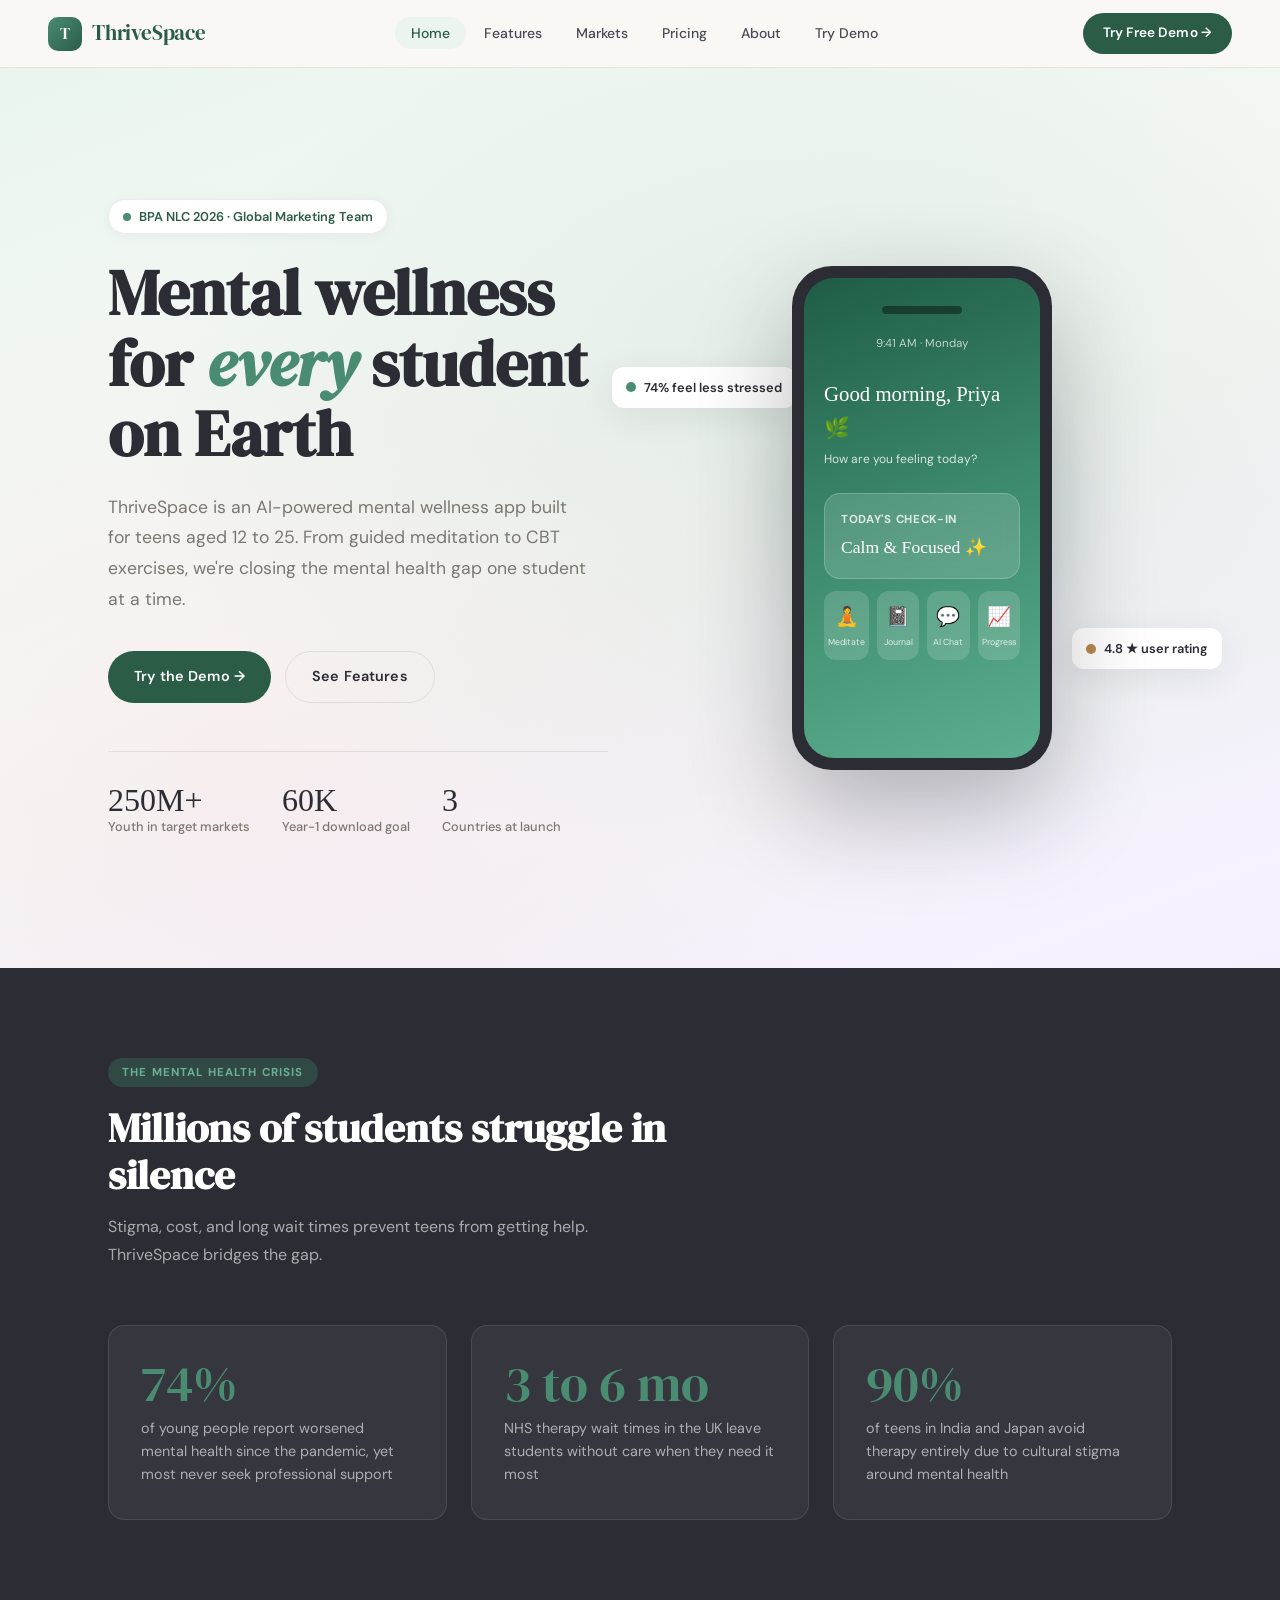
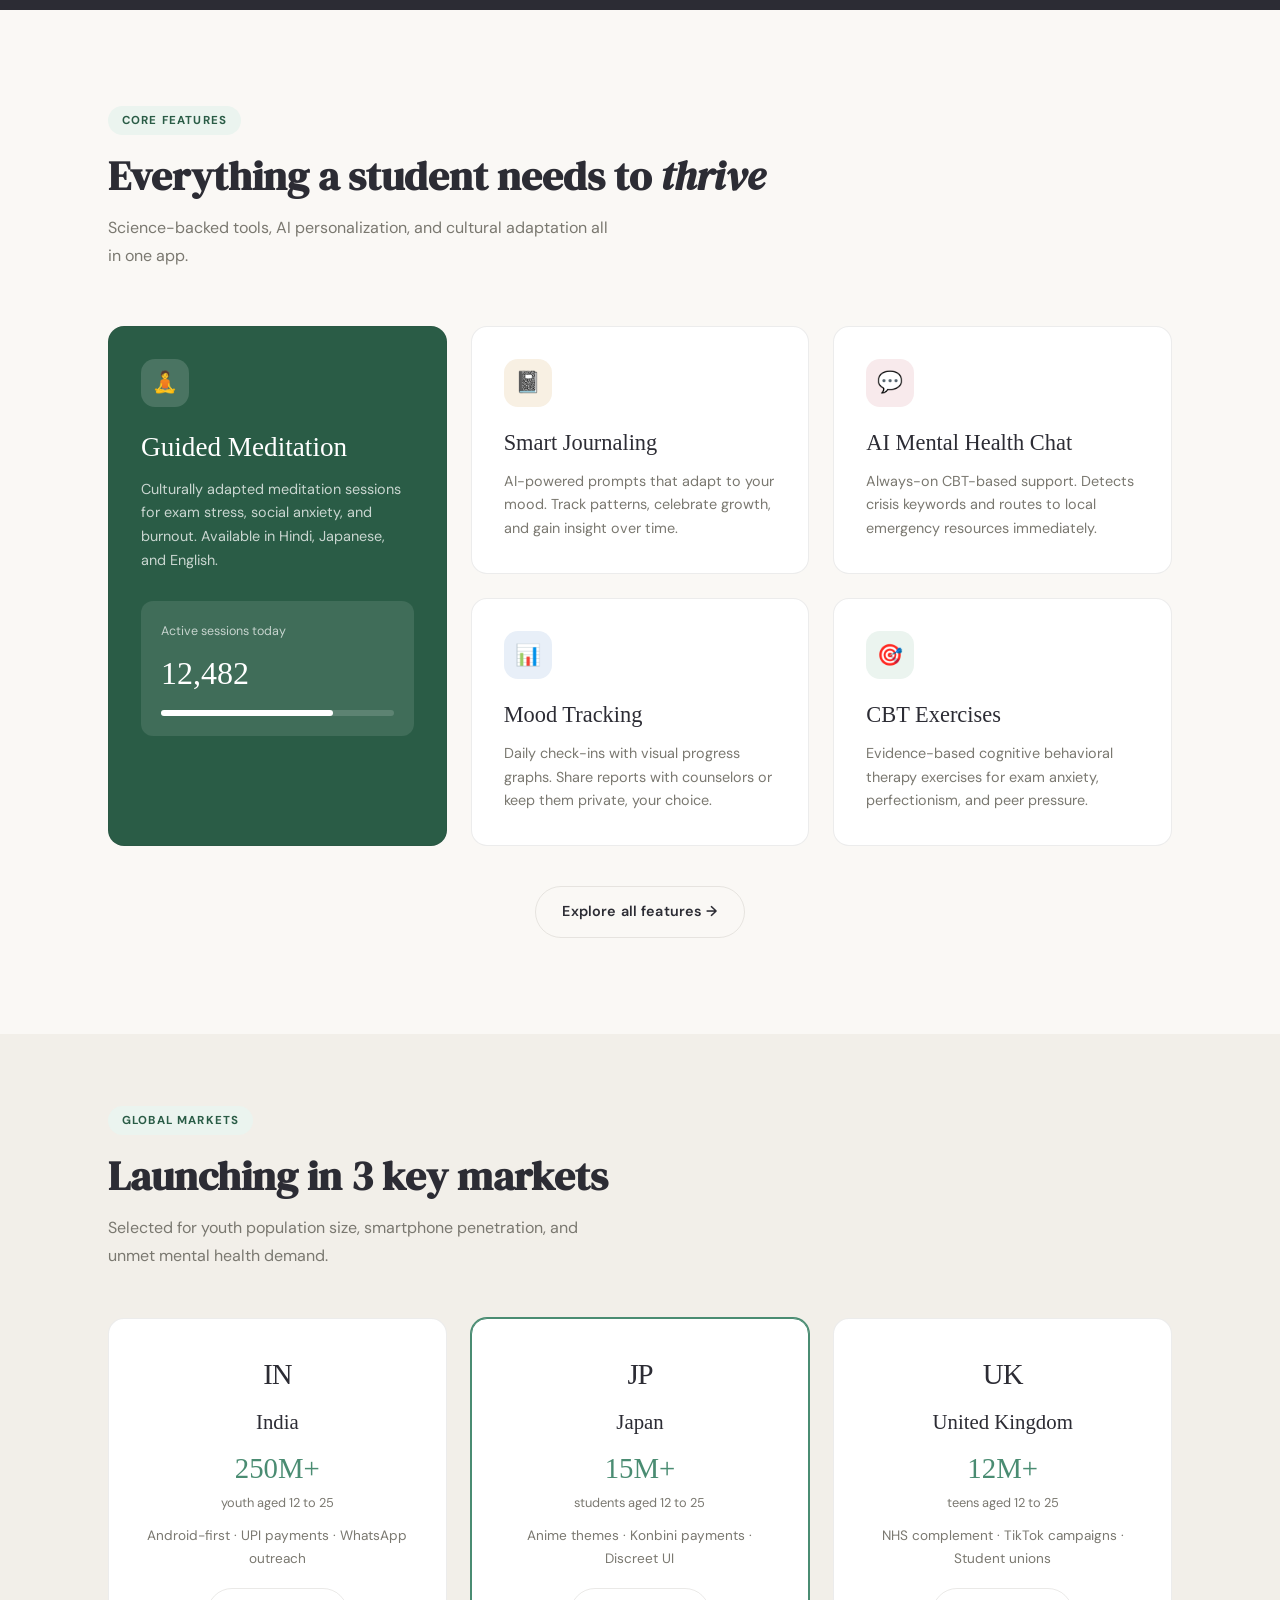
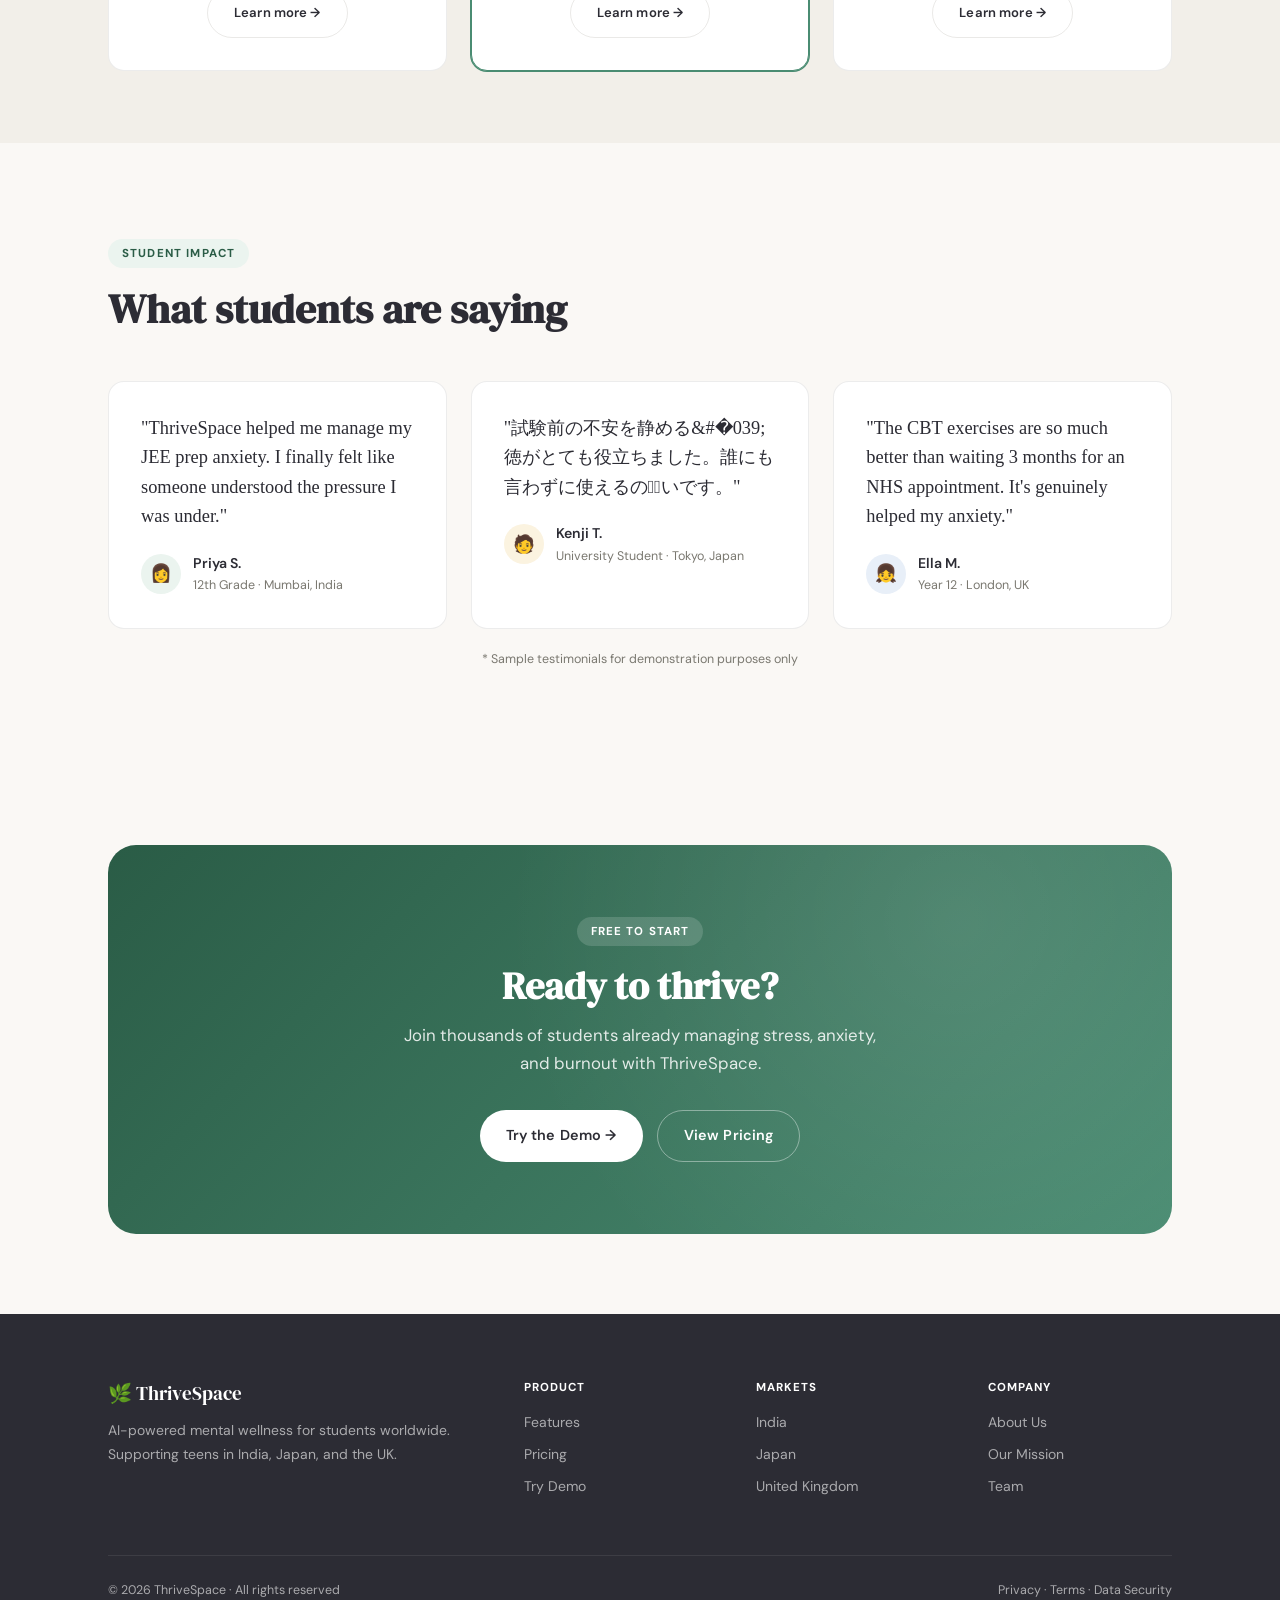
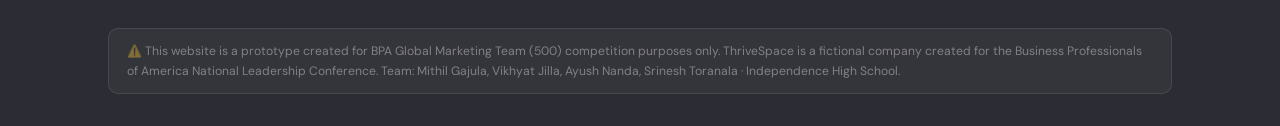
<file: index.html>
<!DOCTYPE html>
<html lang="en">
<head>
  <meta charset="UTF-8" />
  <meta name="viewport" content="width=device-width, initial-scale=1.0" />
  <title>ThriveSpace - Mental Wellness for Students Worldwide</title>
  <link rel="stylesheet" href="styles.css" />
  <style>
    /* HERO */
    .hero {
      min-height: 100vh;
      display: flex; align-items: center;
      background: linear-gradient(160deg, #EAF5F0 0%, #FAFAF7 50%, #F5F0FF 100%);
      position: relative; overflow: hidden;
    }
    .hero::before {
      content: '';
      position: absolute; inset: 0;
      background: radial-gradient(ellipse at 70% 40%, rgba(61,139,110,0.12) 0%, transparent 60%),
                  radial-gradient(ellipse at 20% 80%, rgba(196,87,106,0.07) 0%, transparent 50%);
      pointer-events: none;
    }
    .hero-inner {
      display: grid; grid-template-columns: 1fr 1fr;
      gap: 64px; align-items: center;
    }
    .hero-tag {
      display: inline-flex; align-items: center; gap: 8px;
      background: white; border: 1px solid var(--border);
      padding: 6px 14px; border-radius: 100px;
      font-size: 0.8rem; font-weight: 600; color: var(--green-dark);
      margin-bottom: 24px; box-shadow: var(--shadow-sm);
    }
    .hero-tag span { width: 8px; height: 8px; background: var(--green); border-radius: 50%; display: inline-block; animation: pulse 2s infinite; }
    @keyframes pulse { 0%,100%{opacity:1;} 50%{opacity:0.4;} }
    .hero h1 {
      font-size: clamp(2.6rem, 5vw, 4.2rem);
      line-height: 1.1; margin-bottom: 22px;
      color: var(--charcoal);
    }
    .hero h1 em { font-style: italic; color: var(--green); }
    .hero p {
      font-size: 1.1rem; color: var(--muted); line-height: 1.75;
      margin-bottom: 36px; max-width: 480px;
    }
    .hero-btns { display: flex; gap: 14px; flex-wrap: wrap; }
    .hero-stats {
      display: flex; gap: 32px; margin-top: 48px;
      padding-top: 32px; border-top: 1px solid var(--border);
    }
    .hero-stat-num {
      font-family: 'Instrument Serif', serif;
      font-size: 2rem; color: var(--charcoal); line-height: 1;
    }
    .hero-stat-label { font-size: 0.8rem; color: var(--muted); font-weight: 500; }

    /* PHONE MOCKUP */
    .phone-wrap {
      position: relative; display: flex; justify-content: center; align-items: center;
    }
    .phone-glow {
      position: absolute; width: 300px; height: 300px;
      background: radial-gradient(circle, rgba(61,139,110,0.25), transparent 70%);
      border-radius: 50%; filter: blur(40px);
    }
    .phone {
      position: relative; z-index: 2;
      width: 260px;
      background: var(--charcoal);
      border-radius: 40px;
      padding: 12px;
      box-shadow: 0 40px 100px rgba(26,26,36,0.3), 0 0 0 1px rgba(255,255,255,0.1);
    }
    .phone-screen {
      background: linear-gradient(160deg, #1F5C46, #3D8B6E, #5BAF8E);
      border-radius: 30px; padding: 28px 20px;
      min-height: 480px; color: white; position: relative; overflow: hidden;
    }
    .phone-notch {
      width: 80px; height: 8px; background: rgba(0,0,0,0.4);
      border-radius: 100px; margin: 0 auto 20px;
    }
    .phone-time { font-size: 0.72rem; text-align: center; opacity: 0.7; margin-bottom: 24px; }
    .phone-greeting { font-family: 'Instrument Serif', serif; font-size: 1.3rem; margin-bottom: 4px; }
    .phone-sub { font-size: 0.75rem; opacity: 0.8; margin-bottom: 24px; }
    .phone-card {
      background: rgba(255,255,255,0.15); backdrop-filter: blur(10px);
      border-radius: 16px; padding: 16px; margin-bottom: 12px;
      border: 1px solid rgba(255,255,255,0.2);
    }
    .phone-card-title { font-size: 0.72rem; font-weight: 700; text-transform: uppercase; letter-spacing: 0.06em; opacity: 0.8; margin-bottom: 4px; }
    .phone-card-main { font-family: 'Instrument Serif', serif; font-size: 1.1rem; }
    .phone-icons { display: grid; grid-template-columns: repeat(4,1fr); gap: 8px; margin-top: 8px; }
    .phone-icon-item {
      background: rgba(255,255,255,0.15); border-radius: 12px;
      padding: 10px 4px; text-align: center; font-size: 1.2rem;
    }
    .phone-icon-label { font-size: 0.55rem; opacity: 0.8; margin-top: 2px; }
    .floating-badge {
      position: absolute; background: white; border-radius: 12px;
      padding: 10px 14px; box-shadow: var(--shadow-md);
      font-size: 0.8rem; font-weight: 600; color: var(--charcoal);
      display: flex; align-items: center; gap: 8px;
    }
    .fb-1 { top: 20%; left: -60px; animation: float 4s 0s ease-in-out infinite; }
    .fb-2 { bottom: 20%; right: -50px; animation: float 4s 1s ease-in-out infinite; }
    .fb-dot { width: 10px; height: 10px; border-radius: 50%; }
    .dot-green { background: var(--green); }
    .dot-gold { background: var(--gold); }

    /* PROBLEM SECTION */
    .problem-bg {
      background: var(--charcoal);
      color: white; padding: 90px 0;
    }
    .problem-bg .section-title { color: white; }
    .problem-bg .section-sub { color: rgba(255,255,255,0.6); }
    .problem-bg .eyebrow { background: rgba(61,139,110,0.3); color: var(--green-light); }
    .stat-card {
      background: rgba(255,255,255,0.05);
      border: 1px solid rgba(255,255,255,0.1);
      border-radius: var(--r); padding: 32px;
    }
    .stat-card .stat-num { font-size: 3.2rem; margin-bottom: 8px; }
    .stat-card p { color: rgba(255,255,255,0.6); font-size: 0.9rem; line-height: 1.6; }

    /* FEATURES PREVIEW */
    .feat-card {
      background: var(--white); border-radius: var(--r);
      border: 1px solid var(--border); padding: 32px;
      transition: all 0.3s;
    }
    .feat-card:hover { transform: translateY(-4px); box-shadow: var(--shadow-md); }
    .feat-title { font-family: 'Instrument Serif', serif; font-size: 1.4rem; margin: 12px 0 8px; }
    .feat-card p { font-size: 0.9rem; color: var(--muted); line-height: 1.65; }

    /* MARKETS STRIP */
    .markets-strip { background: var(--cream-2); padding: 72px 0; }
    .country-card {
      background: white; border-radius: var(--r);
      border: 1px solid var(--border); padding: 32px;
      text-align: center;
    }
    .country-code { font-family: 'Instrument Serif', serif; font-size: 1.8rem; color: var(--charcoal); margin-bottom: 6px; letter-spacing: -1px; }
    .country-name { font-family: 'Instrument Serif', serif; font-size: 1.3rem; margin-bottom: 6px; }
    .country-stat { font-size: 1.8rem; font-family: 'Instrument Serif', serif; color: var(--green); }
    .country-stat-label { font-size: 0.8rem; color: var(--muted); }

    /* TESTIMONIALS */
    .testimonial {
      background: white; border-radius: var(--r);
      border: 1px solid var(--border); padding: 32px;
    }
    .testimonial-quote { font-family: 'Instrument Serif', serif; font-size: 1.15rem; line-height: 1.6; margin-bottom: 20px; }
    .testimonial-author { display: flex; align-items: center; gap: 12px; }
    .testimonial-avatar {
      width: 40px; height: 40px; border-radius: 50%;
      display: flex; align-items: center; justify-content: center;
      font-size: 1.1rem;
    }
    .testimonial-name { font-weight: 600; font-size: 0.88rem; }
    .testimonial-role { font-size: 0.78rem; color: var(--muted); }

    /* CTA SECTION */
    .cta-section {
      background: linear-gradient(135deg, var(--green-dark), var(--green));
      border-radius: var(--r-lg); padding: 72px 64px; text-align: center;
      color: white; margin: 80px 0; position: relative; overflow: hidden;
    }
    .cta-section::before {
      content: '';
      position: absolute; inset: 0;
      background: radial-gradient(circle at 80% 20%, rgba(255,255,255,0.1), transparent 50%);
    }
    .cta-section h2 { font-size: 2.4rem; margin-bottom: 14px; }
    .cta-section p { font-size: 1.05rem; opacity: 0.85; margin-bottom: 32px; max-width: 500px; margin-left: auto; margin-right: auto; }
  </style>
</head>
<body>
<div class="page-wrap">
  <div id="nav-placeholder"></div>

  <!-- HERO -->
  <section class="hero">
    <div class="container" style="width:100%">
      <div class="hero-inner">
        <div>
          <div class="hero-tag fade-up"><span></span> BPA NLC 2026 &middot; Global Marketing Team</div>
          <h1 class="fade-up-2">Mental wellness for <em>every</em> student on Earth</h1>
          <p class="fade-up-3">ThriveSpace is an AI-powered mental wellness app built for teens aged 12 to 25. From guided meditation to CBT exercises, we're closing the mental health gap one student at a time.</p>
          <div class="hero-btns fade-up-4">
            <a href="demo.html" class="btn btn-primary">Try the Demo &rarr;</a>
            <a href="features.html" class="btn btn-outline">See Features</a>
          </div>
          <div class="hero-stats fade-up-4">
            <div>
              <div class="hero-stat-num">250M+</div>
              <div class="hero-stat-label">Youth in target markets</div>
            </div>
            <div>
              <div class="hero-stat-num">60K</div>
              <div class="hero-stat-label">Year-1 download goal</div>
            </div>
            <div>
              <div class="hero-stat-num">3</div>
              <div class="hero-stat-label">Countries at launch</div>
            </div>
          </div>
        </div>

        <div class="phone-wrap fade-in">
          <div class="phone-glow"></div>
          <div class="phone float">
            <div class="phone-screen">
              <div class="phone-notch"></div>
              <div class="phone-time">9:41 AM &middot; Monday</div>
              <div class="phone-greeting">Good morning, Priya &#127807;</div>
              <div class="phone-sub">How are you feeling today?</div>
              <div class="phone-card">
                <div class="phone-card-title">Today's Check-In</div>
                <div class="phone-card-main">Calm &amp; Focused &#10024;</div>
              </div>
              <div class="phone-icons">
                <div class="phone-icon-item">&#129496;<div class="phone-icon-label">Meditate</div></div>
                <div class="phone-icon-item">&#128211;<div class="phone-icon-label">Journal</div></div>
                <div class="phone-icon-item">&#128172;<div class="phone-icon-label">AI Chat</div></div>
                <div class="phone-icon-item">&#128200;<div class="phone-icon-label">Progress</div></div>
              </div>
            </div>
          </div>
          <div class="floating-badge fb-1">
            <div class="fb-dot dot-green"></div>
            74% feel less stressed
          </div>
          <div class="floating-badge fb-2">
            <div class="fb-dot dot-gold"></div>
            4.8 &#9733; user rating
          </div>
        </div>
      </div>
    </div>
  </section>

  <!-- PROBLEM -->
  <section class="problem-bg">
    <div class="container">
      <div class="eyebrow">The Mental Health Crisis</div>
      <h2 class="section-title" style="color:white;max-width:560px;margin-bottom:14px;">Millions of students struggle in silence</h2>
      <p class="section-sub" style="margin-bottom:56px;">Stigma, cost, and long wait times prevent teens from getting help. ThriveSpace bridges the gap.</p>
      <div class="g3">
        <div class="stat-card">
          <div class="stat-num">74%</div>
          <p>of young people report worsened mental health since the pandemic, yet most never seek professional support</p>
        </div>
        <div class="stat-card">
          <div class="stat-num">3 to 6 mo</div>
          <p>NHS therapy wait times in the UK leave students without care when they need it most</p>
        </div>
        <div class="stat-card">
          <div class="stat-num">90%</div>
          <p>of teens in India and Japan avoid therapy entirely due to cultural stigma around mental health</p>
        </div>
      </div>
    </div>
  </section>

  <!-- FEATURES PREVIEW -->
  <section class="section">
    <div class="container">
      <div class="eyebrow">Core Features</div>
      <h2 class="section-title">Everything a student needs to <em>thrive</em></h2>
      <p class="section-sub" style="margin-bottom:56px;">Science-backed tools, AI personalization, and cultural adaptation all in one app.</p>

      <div style="display:grid;grid-template-columns:1fr 1fr 1fr;grid-template-rows:auto auto;gap:24px;">
        <div class="feat-card" style="grid-row:span 2;background:var(--green-dark);color:white;">
          <div class="icon-box" style="background:rgba(255,255,255,0.15);">&#129496;</div>
          <div class="feat-title" style="color:white;font-size:1.7rem;">Guided Meditation</div>
          <p style="color:rgba(255,255,255,0.75);">Culturally adapted meditation sessions for exam stress, social anxiety, and burnout. Available in Hindi, Japanese, and English.</p>
          <div style="margin-top:28px;padding:20px;background:rgba(255,255,255,0.1);border-radius:12px;">
            <div style="font-size:0.78rem;opacity:0.7;margin-bottom:6px;">Active sessions today</div>
            <div style="font-family:'Instrument Serif',serif;font-size:2rem;">12,482</div>
            <div style="height:6px;background:rgba(255,255,255,0.15);border-radius:100px;margin-top:10px;">
              <div style="height:100%;width:74%;background:white;border-radius:100px;"></div>
            </div>
          </div>
        </div>
        <div class="feat-card">
          <div class="icon-box icon-gold">&#128211;</div>
          <div class="feat-title">Smart Journaling</div>
          <p>AI-powered prompts that adapt to your mood. Track patterns, celebrate growth, and gain insight over time.</p>
        </div>
        <div class="feat-card">
          <div class="icon-box icon-rose">&#128172;</div>
          <div class="feat-title">AI Mental Health Chat</div>
          <p>Always-on CBT-based support. Detects crisis keywords and routes to local emergency resources immediately.</p>
        </div>
        <div class="feat-card">
          <div class="icon-box icon-blue">&#128202;</div>
          <div class="feat-title">Mood Tracking</div>
          <p>Daily check-ins with visual progress graphs. Share reports with counselors or keep them private, your choice.</p>
        </div>
        <div class="feat-card">
          <div class="icon-box icon-green">&#127919;</div>
          <div class="feat-title">CBT Exercises</div>
          <p>Evidence-based cognitive behavioral therapy exercises for exam anxiety, perfectionism, and peer pressure.</p>
        </div>
      </div>
      <div style="text-align:center;margin-top:40px;">
        <a href="features.html" class="btn btn-outline">Explore all features &rarr;</a>
      </div>
    </div>
  </section>

  <!-- MARKETS -->
  <section class="markets-strip">
    <div class="container">
      <div class="eyebrow">Global Markets</div>
      <h2 class="section-title" style="margin-bottom:14px;">Launching in 3 key markets</h2>
      <p class="section-sub" style="margin-bottom:48px;">Selected for youth population size, smartphone penetration, and unmet mental health demand.</p>
      <div class="g3">
        <div class="country-card">
          <div class="country-code">IN</div>
          <div class="country-name">India</div>
          <div class="country-stat">250M+</div>
          <div class="country-stat-label">youth aged 12 to 25</div>
          <p style="font-size:0.85rem;color:var(--muted);margin-top:12px;">Android-first &middot; UPI payments &middot; WhatsApp outreach</p>
          <a href="markets.html#india" class="btn btn-outline" style="margin-top:18px;font-size:0.82rem;">Learn more &rarr;</a>
        </div>
        <div class="country-card" style="border-color:var(--green);box-shadow:0 0 0 1px var(--green);">
          <div class="country-code">JP</div>
          <div class="country-name">Japan</div>
          <div class="country-stat">15M+</div>
          <div class="country-stat-label">students aged 12 to 25</div>
          <p style="font-size:0.85rem;color:var(--muted);margin-top:12px;">Anime themes &middot; Konbini payments &middot; Discreet UI</p>
          <a href="markets.html#japan" class="btn btn-outline" style="margin-top:18px;font-size:0.82rem;">Learn more &rarr;</a>
        </div>
        <div class="country-card">
          <div class="country-code">UK</div>
          <div class="country-name">United Kingdom</div>
          <div class="country-stat">12M+</div>
          <div class="country-stat-label">teens aged 12 to 25</div>
          <p style="font-size:0.85rem;color:var(--muted);margin-top:12px;">NHS complement &middot; TikTok campaigns &middot; Student unions</p>
          <a href="markets.html#uk" class="btn btn-outline" style="margin-top:18px;font-size:0.82rem;">Learn more &rarr;</a>
        </div>
      </div>
    </div>
  </section>

  <!-- TESTIMONIALS -->
  <section class="section">
    <div class="container">
      <div class="eyebrow">Student Impact</div>
      <h2 class="section-title" style="margin-bottom:48px;">What students are saying</h2>
      <div class="g3">
        <div class="testimonial">
          <div class="testimonial-quote">"ThriveSpace helped me manage my JEE prep anxiety. I finally felt like someone understood the pressure I was under."</div>
          <div class="testimonial-author">
            <div class="testimonial-avatar" style="background:var(--green-pale);">&#128105;</div>
            <div>
              <div class="testimonial-name">Priya S.</div>
              <div class="testimonial-role">12th Grade &middot; Mumbai, India</div>
            </div>
          </div>
        </div>
        <div class="testimonial">
          <div class="testimonial-quote">"&#35430;&#39443;&#21069;&#12398;&#19981;&#23433;&#12434;&#38745;&#12417;&#12427;&#�039;&#24499;&#12364;&#12392;&#12390;&#12418;&#24441;&#31435;&#12385;&#12414;&#12375;&#12383;&#12290;&#35504;&#12395;&#12418;&#35328;&#12431;&#12378;&#12395;&#20351;&#12360;&#12427;&#12398;&#12364;&#826;&#12356;&#12391;&#12377;&#12290;"</div>
          <div class="testimonial-author">
            <div class="testimonial-avatar" style="background:#FBF3E0;">&#129489;</div>
            <div>
              <div class="testimonial-name">Kenji T.</div>
              <div class="testimonial-role">University Student &middot; Tokyo, Japan</div>
            </div>
          </div>
        </div>
        <div class="testimonial">
          <div class="testimonial-quote">"The CBT exercises are so much better than waiting 3 months for an NHS appointment. It's genuinely helped my anxiety."</div>
          <div class="testimonial-author">
            <div class="testimonial-avatar" style="background:#E8EFF8;">&#128103;</div>
            <div>
              <div class="testimonial-name">Ella M.</div>
              <div class="testimonial-role">Year 12 &middot; London, UK</div>
            </div>
          </div>
        </div>
      </div>
      <p style="text-align:center;font-size:0.78rem;color:var(--muted);margin-top:20px;">* Sample testimonials for demonstration purposes only</p>
    </div>
  </section>

  <!-- CTA -->
  <div class="container">
    <div class="cta-section">
      <div class="eyebrow" style="background:rgba(255,255,255,0.15);color:white;">Free to start</div>
      <h2>Ready to thrive?</h2>
      <p>Join thousands of students already managing stress, anxiety, and burnout with ThriveSpace.</p>
      <div style="display:flex;gap:14px;justify-content:center;flex-wrap:wrap;">
        <a href="demo.html" class="btn btn-white">Try the Demo &rarr;</a>
        <a href="pricing.html" class="btn btn-outline" style="border-color:rgba(255,255,255,0.4);color:white;">View Pricing</a>
      </div>
    </div>
  </div>

  <div id="footer-placeholder"></div>
</div>
<script src="nav.js"></script>
<script>injectNav('Home'); injectFooter();</script>
</body>
</html>
</file>
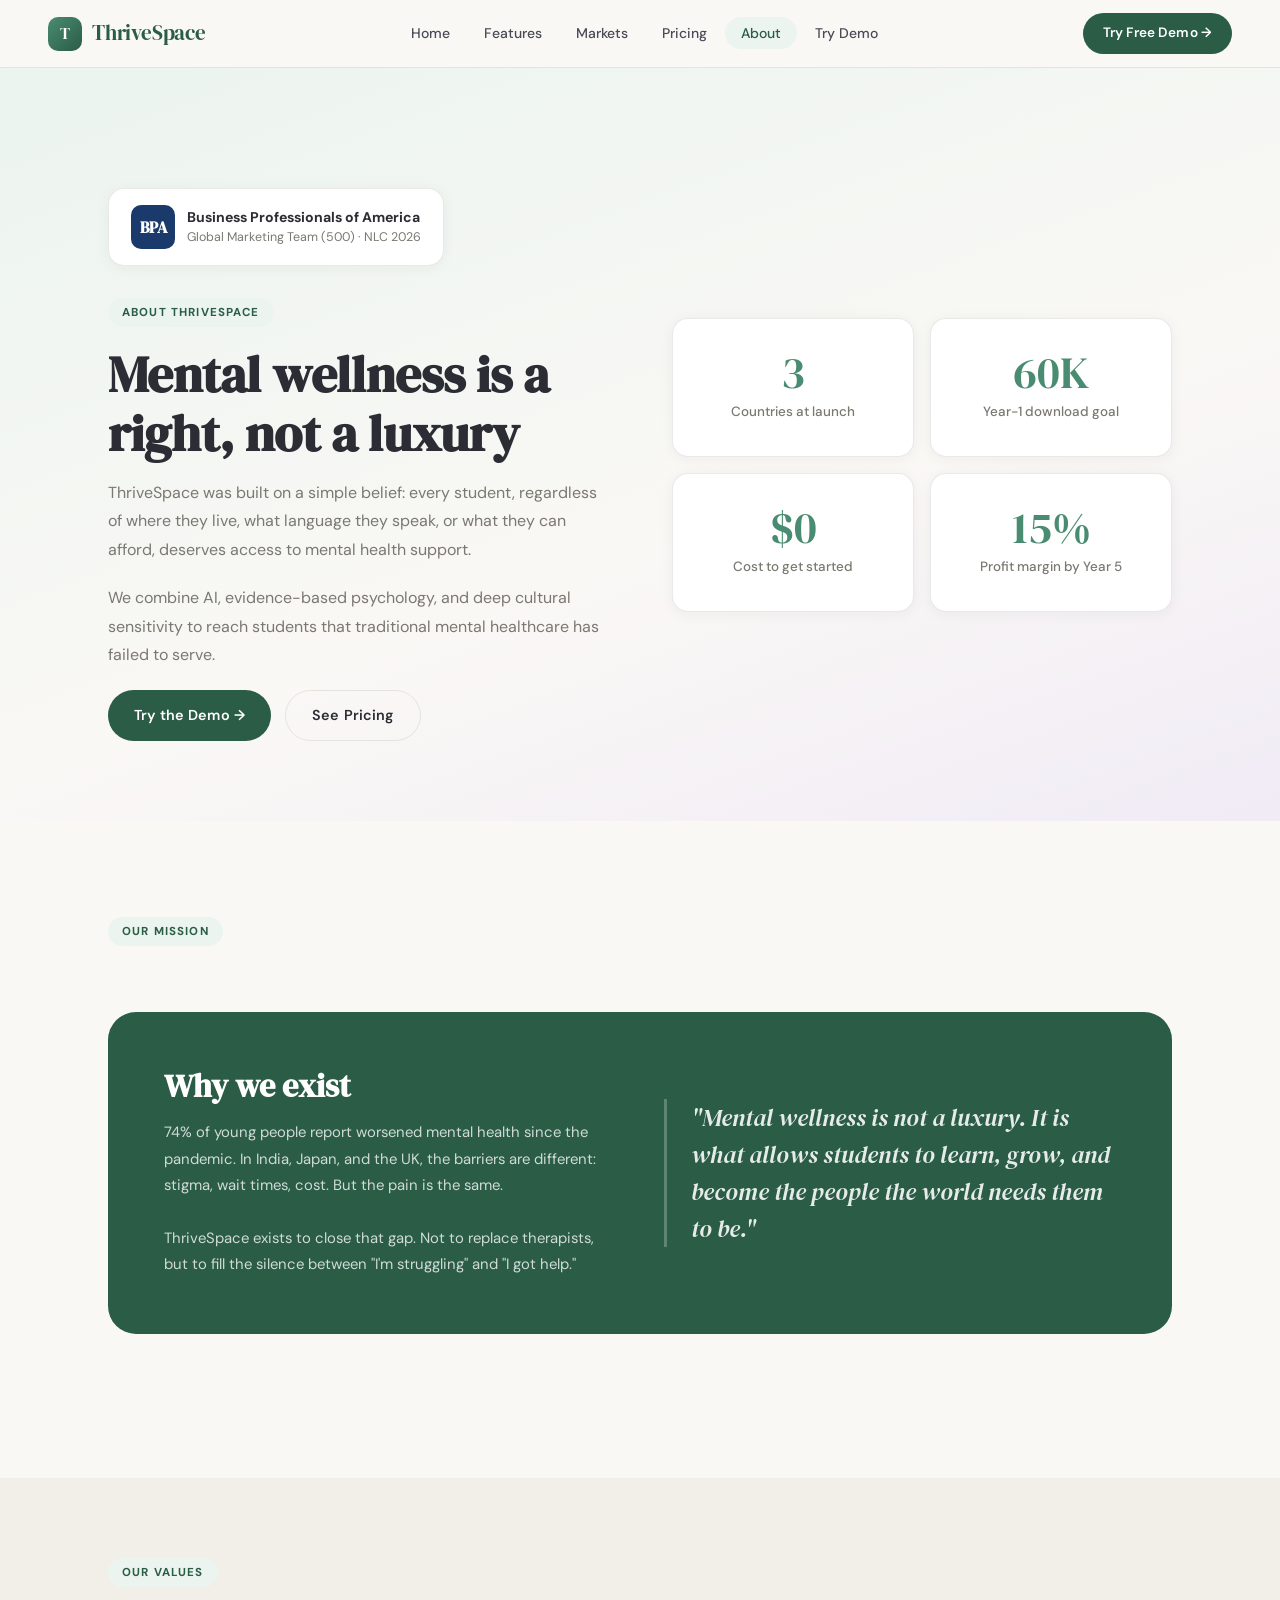
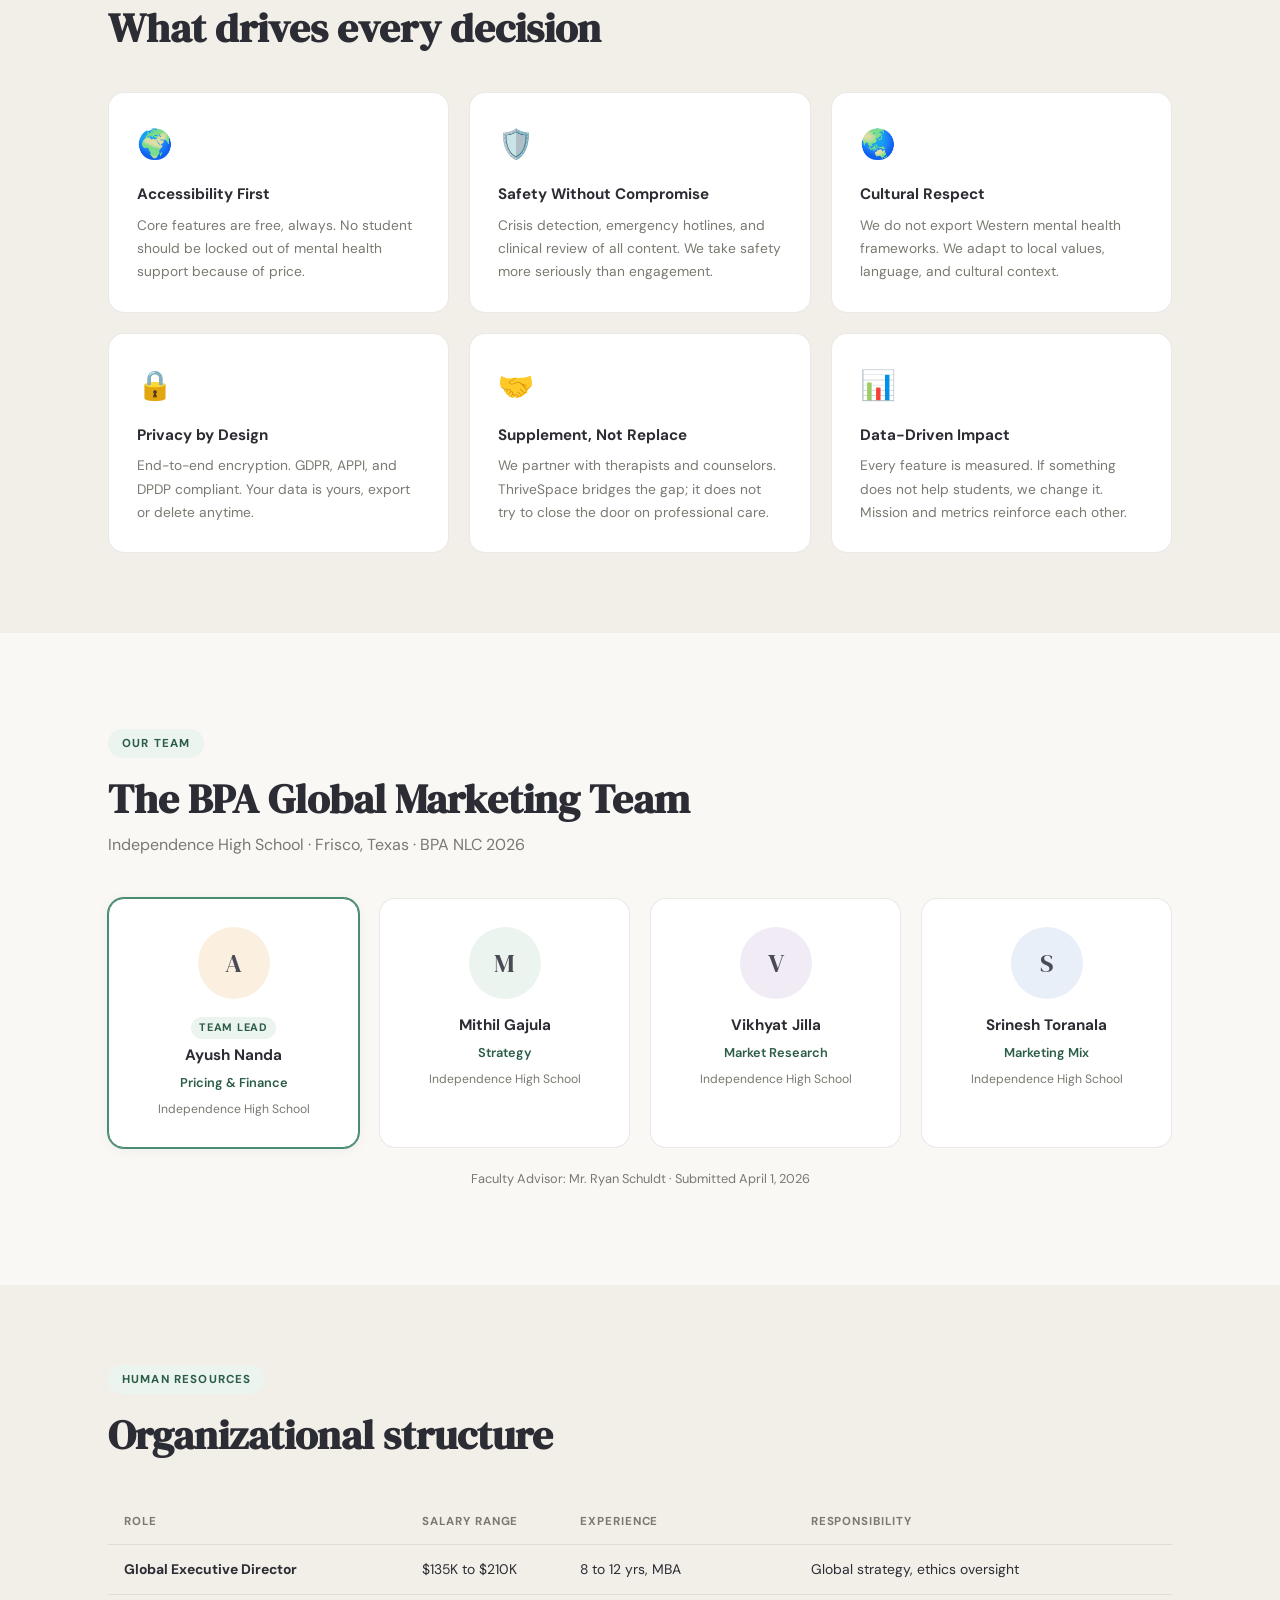
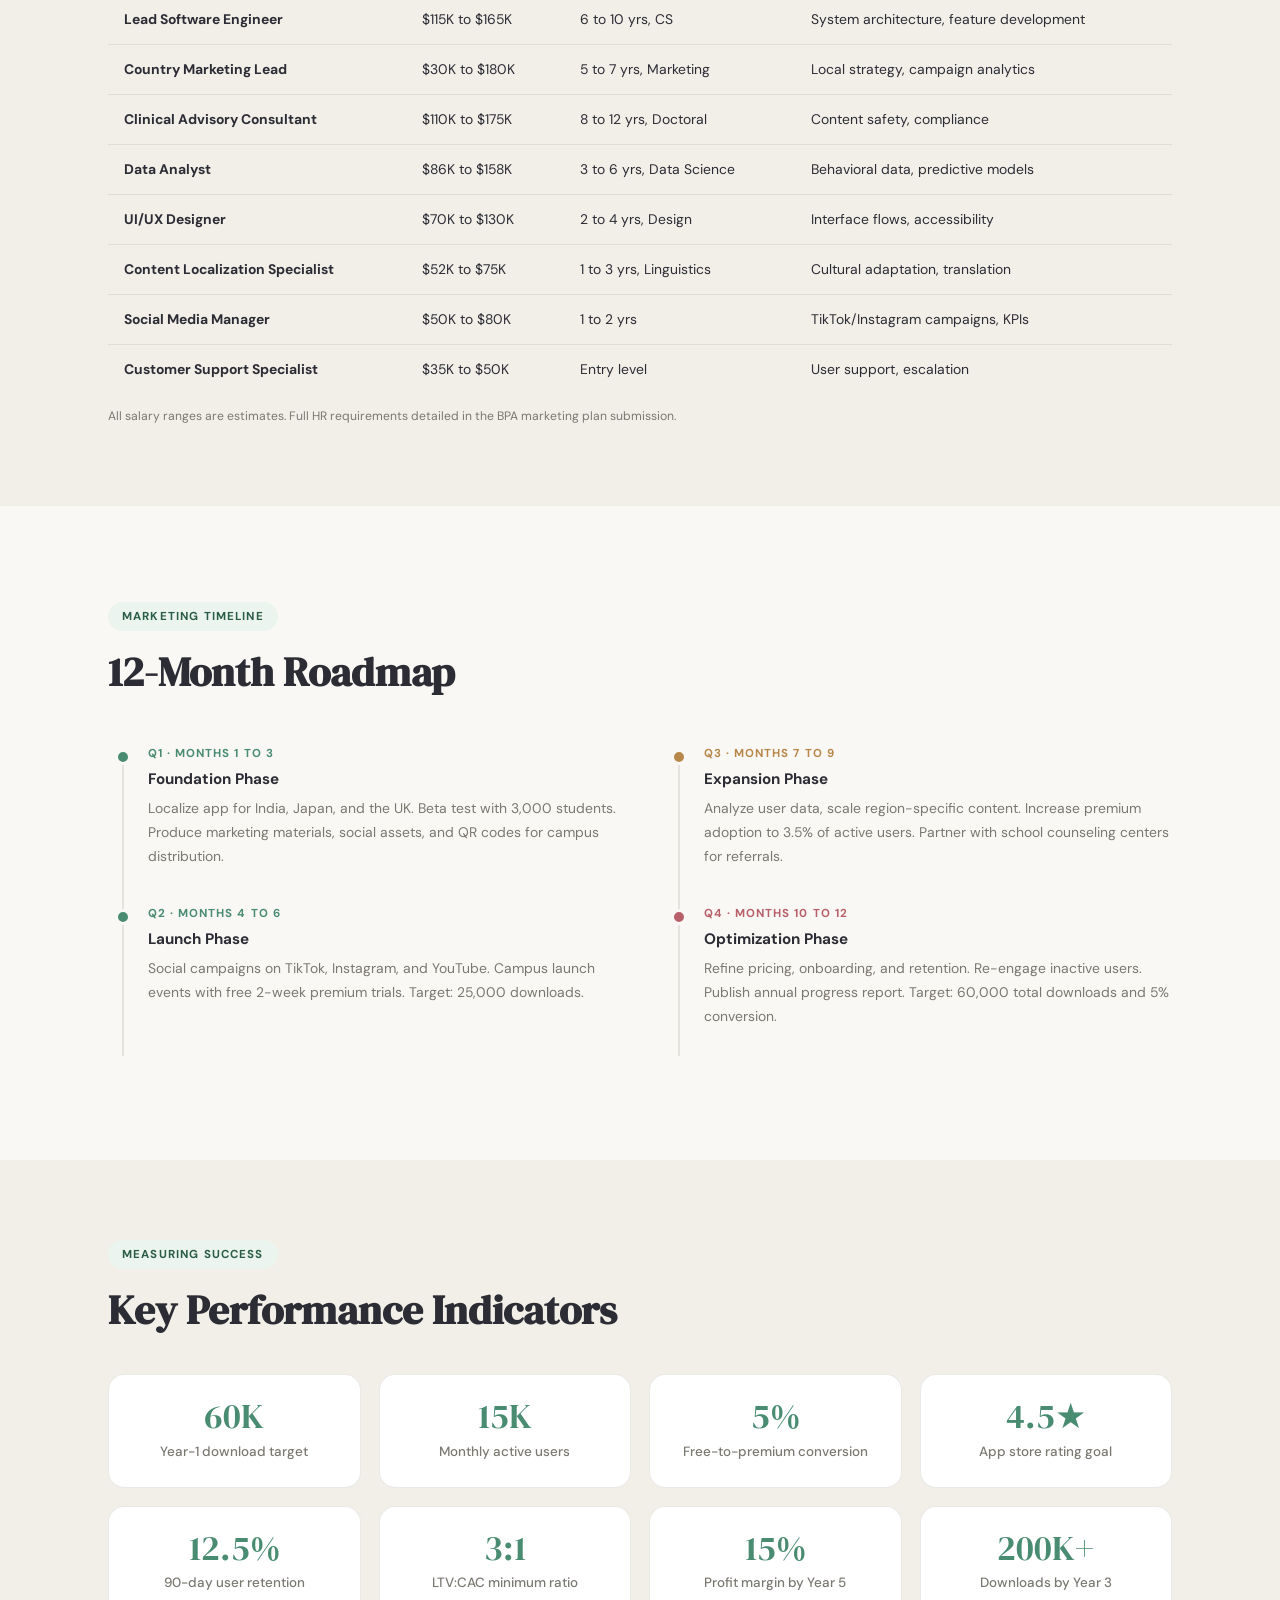
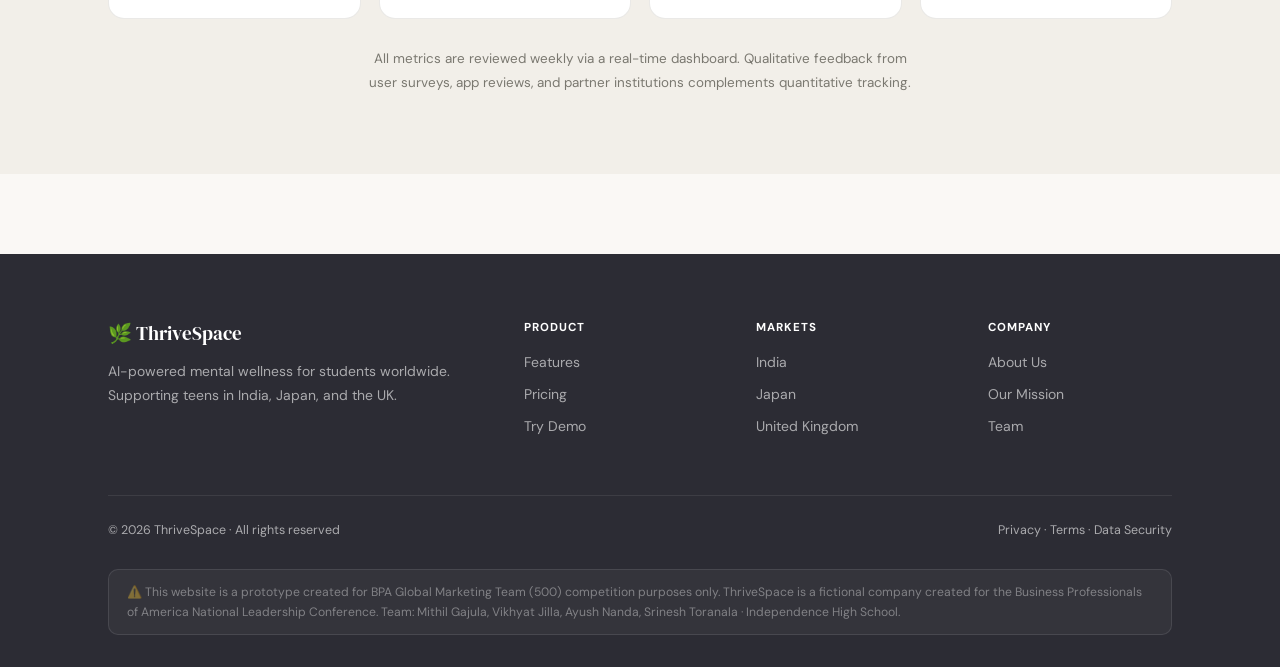
<file: about.html>
<!DOCTYPE html>
<html lang="en">
<head>
  <meta charset="UTF-8" />
  <meta name="viewport" content="width=device-width, initial-scale=1.0" />
  <title>About - ThriveSpace</title>
  <link rel="stylesheet" href="styles.css" />
  <style>
    .about-hero {
      background: linear-gradient(160deg, #EBF4EF 0%, #FAF8F5 60%, #F0EBF5 100%);
      padding: 120px 0 80px;
    }
    .about-hero-inner { display: grid; grid-template-columns: 1fr 1fr; gap: 64px; align-items: center; }
    .about-hero h1 { font-size: clamp(2.4rem, 4vw, 3.4rem); margin-bottom: 16px; }
    .about-hero p { font-size: 1rem; color: var(--muted); line-height: 1.78; margin-bottom: 20px; }

    /* MISSION */
    .mission-block {
      background: var(--green-dark); color: white;
      border-radius: var(--r-lg); padding: 56px;
      display: grid; grid-template-columns: 1fr 1fr; gap: 48px;
      align-items: center; margin: 48px 0;
    }
    .mission-block h2 { font-size: 2rem; margin-bottom: 14px; }
    .mission-block p { opacity: 0.78; line-height: 1.78; font-size: 0.93rem; }
    .mission-quote {
      font-family: 'DM Serif Display', serif; font-size: 1.5rem;
      font-style: italic; line-height: 1.55; opacity: 0.88;
      padding-left: 24px; border-left: 3px solid rgba(255,255,255,0.28);
    }

    /* VALUES */
    .values-grid { display: grid; grid-template-columns: repeat(3,1fr); gap: 20px; }
    .value-card {
      background: white; border-radius: var(--r); border: 1px solid var(--border-warm); padding: 28px;
      transition: transform 0.2s, box-shadow 0.2s;
    }
    .value-card:hover { transform: translateY(-3px); box-shadow: var(--shadow-md); }
    .value-icon { font-size: 1.8rem; margin-bottom: 14px; }
    .value-name { font-weight: 700; margin-bottom: 6px; font-size: 0.95rem; }
    .value-desc { font-size: 0.86rem; color: var(--muted); line-height: 1.7; }

    /* BPA BADGE */
    .bpa-badge {
      display: inline-flex; align-items: center; gap: 12px;
      background: white; border: 1px solid var(--border-warm);
      border-radius: var(--r); padding: 16px 22px;
      box-shadow: var(--shadow-sm); margin-bottom: 32px;
    }
    .bpa-logo-box {
      width: 44px; height: 44px; background: #1A3A6B;
      border-radius: 10px; display: flex; align-items: center;
      justify-content: center; color: white;
      font-family: 'DM Serif Display', serif; font-size: 1rem;
      font-weight: 700; letter-spacing: -0.5px; flex-shrink: 0;
    }
    .bpa-badge-text { font-size: 0.82rem; line-height: 1.5; }
    .bpa-badge-title { font-weight: 700; color: var(--charcoal); font-size: 0.88rem; }
    .bpa-badge-sub { color: var(--muted); font-size: 0.78rem; }

    /* TEAM */
    .team-grid { display: grid; grid-template-columns: repeat(4,1fr); gap: 20px; }
    .team-card {
      background: white; border-radius: var(--r); border: 1px solid var(--border-warm);
      padding: 28px 20px; text-align: center;
      transition: transform 0.2s, box-shadow 0.2s;
    }
    .team-card:hover { transform: translateY(-3px); box-shadow: var(--shadow-md); }
    .team-card.lead { border-color: var(--green); box-shadow: 0 0 0 1px var(--green), var(--shadow-sm); }
    .team-avatar {
      width: 72px; height: 72px; border-radius: 50%;
      margin: 0 auto 14px; display: flex; align-items: center; justify-content: center;
      font-family: 'DM Serif Display', serif; font-size: 1.6rem; color: var(--charcoal-mid);
    }
    .team-name { font-weight: 700; margin-bottom: 4px; font-size: 0.95rem; }
    .team-role { font-size: 0.8rem; color: var(--green-dark); font-weight: 600; margin-bottom: 6px; }
    .team-badge {
      display: inline-block; background: var(--green-pale); color: var(--green-dark);
      font-size: 0.68rem; font-weight: 700; padding: 2px 8px;
      border-radius: 100px; text-transform: uppercase; letter-spacing: 0.07em;
      margin-bottom: 4px;
    }
    .team-school { font-size: 0.76rem; color: var(--muted); }

    /* HR TABLE */
    .hr-table { width: 100%; border-collapse: collapse; }
    .hr-table th, .hr-table td {
      padding: 13px 16px; text-align: left;
      border-bottom: 1px solid var(--border-warm); font-size: 0.87rem;
    }
    .hr-table th {
      font-weight: 700; font-size: 0.72rem; text-transform: uppercase;
      letter-spacing: 0.08em; color: var(--muted); background: var(--cream-2);
    }
    .hr-table tr:last-child td { border-bottom: none; }
    .hr-table tbody tr:hover td { background: var(--cream); }

    /* TIMELINE */
    .timeline { position: relative; padding-left: 40px; }
    .timeline::before {
      content: ''; position: absolute; left: 14px; top: 8px; bottom: 8px;
      width: 2px; background: var(--border-warm);
    }
    .timeline-item { position: relative; margin-bottom: 36px; }
    .timeline-dot {
      position: absolute; left: -33px; top: 5px;
      width: 16px; height: 16px; border-radius: 50%;
      background: var(--green); border: 3px solid var(--cream);
    }
    .timeline-quarter {
      font-size: 0.72rem; font-weight: 700; text-transform: uppercase;
      letter-spacing: 0.09em; color: var(--green); margin-bottom: 4px;
    }
    .timeline-title { font-weight: 700; margin-bottom: 5px; font-size: 0.95rem; }
    .timeline-desc { font-size: 0.87rem; color: var(--muted); line-height: 1.7; }

    /* METRICS */
    .metrics-grid { display: grid; grid-template-columns: repeat(4,1fr); gap: 18px; }
    .metric-card {
      background: white; border-radius: var(--r); border: 1px solid var(--border-warm);
      padding: 24px; text-align: center;
    }
    .metric-card .stat-num { font-size: 2.2rem; }

    @media (max-width: 900px) {
      .about-hero-inner { grid-template-columns: 1fr; gap: 32px; }
      .mission-block { grid-template-columns: 1fr; padding: 36px; }
      .values-grid { grid-template-columns: 1fr 1fr; }
      .team-grid { grid-template-columns: 1fr 1fr; }
      .metrics-grid { grid-template-columns: 1fr 1fr; }
    }
  </style>
</head>
<body>
<div class="page-wrap">
  <div id="nav-placeholder"></div>

  <!-- HERO -->
  <section class="about-hero">
    <div class="container">
      <div class="about-hero-inner">
        <div>
          <div class="bpa-badge">
            <div class="bpa-logo-box">BPA</div>
            <div class="bpa-badge-text">
              <div class="bpa-badge-title">Business Professionals of America</div>
              <div class="bpa-badge-sub">Global Marketing Team (500) &middot; NLC 2026</div>
            </div>
          </div>
          <div class="eyebrow">About ThriveSpace</div>
          <h1>Mental wellness is a right, not a luxury</h1>
          <p>ThriveSpace was built on a simple belief: every student, regardless of where they live, what language they speak, or what they can afford, deserves access to mental health support.</p>
          <p>We combine AI, evidence-based psychology, and deep cultural sensitivity to reach students that traditional mental healthcare has failed to serve.</p>
          <div style="display:flex;gap:14px;flex-wrap:wrap;">
            <a href="demo.html" class="btn btn-primary">Try the Demo &rarr;</a>
            <a href="pricing.html" class="btn btn-outline">See Pricing</a>
          </div>
        </div>
        <div style="display:grid;grid-template-columns:1fr 1fr;gap:16px;">
          <div class="card card-pad" style="text-align:center;">
            <div class="stat-num">3</div>
            <div class="stat-label">Countries at launch</div>
          </div>
          <div class="card card-pad" style="text-align:center;">
            <div class="stat-num">60K</div>
            <div class="stat-label">Year-1 download goal</div>
          </div>
          <div class="card card-pad" style="text-align:center;">
            <div class="stat-num">$0</div>
            <div class="stat-label">Cost to get started</div>
          </div>
          <div class="card card-pad" style="text-align:center;">
            <div class="stat-num">15%</div>
            <div class="stat-label">Profit margin by Year 5</div>
          </div>
        </div>
      </div>
    </div>
  </section>

  <!-- MISSION -->
  <section class="section">
    <div class="container">
      <div class="eyebrow" id="mission">Our Mission</div>
      <div class="mission-block">
        <div>
          <h2>Why we exist</h2>
          <p>74% of young people report worsened mental health since the pandemic. In India, Japan, and the UK, the barriers are different: stigma, wait times, cost. But the pain is the same.</p>
          <br/>
          <p>ThriveSpace exists to close that gap. Not to replace therapists, but to fill the silence between "I'm struggling" and "I got help."</p>
        </div>
        <div class="mission-quote">
          "Mental wellness is not a luxury. It is what allows students to learn, grow, and become the people the world needs them to be."
        </div>
      </div>
    </div>
  </section>

  <!-- VALUES -->
  <section style="background:var(--cream-2);padding:80px 0;">
    <div class="container">
      <div class="eyebrow">Our Values</div>
      <h2 class="section-title" style="margin-bottom:40px;">What drives every decision</h2>
      <div class="values-grid">
        <div class="value-card">
          <div class="value-icon">&#127757;</div>
          <div class="value-name">Accessibility First</div>
          <div class="value-desc">Core features are free, always. No student should be locked out of mental health support because of price.</div>
        </div>
        <div class="value-card">
          <div class="value-icon">&#128737;&#65039;</div>
          <div class="value-name">Safety Without Compromise</div>
          <div class="value-desc">Crisis detection, emergency hotlines, and clinical review of all content. We take safety more seriously than engagement.</div>
        </div>
        <div class="value-card">
          <div class="value-icon">&#127759;</div>
          <div class="value-name">Cultural Respect</div>
          <div class="value-desc">We do not export Western mental health frameworks. We adapt to local values, language, and cultural context.</div>
        </div>
        <div class="value-card">
          <div class="value-icon">&#128274;</div>
          <div class="value-name">Privacy by Design</div>
          <div class="value-desc">End-to-end encryption. GDPR, APPI, and DPDP compliant. Your data is yours, export or delete anytime.</div>
        </div>
        <div class="value-card">
          <div class="value-icon">&#129309;</div>
          <div class="value-name">Supplement, Not Replace</div>
          <div class="value-desc">We partner with therapists and counselors. ThriveSpace bridges the gap; it does not try to close the door on professional care.</div>
        </div>
        <div class="value-card">
          <div class="value-icon">&#128202;</div>
          <div class="value-name">Data-Driven Impact</div>
          <div class="value-desc">Every feature is measured. If something does not help students, we change it. Mission and metrics reinforce each other.</div>
        </div>
      </div>
    </div>
  </section>

  <!-- TEAM -->
  <section class="section" id="team">
    <div class="container">
      <div class="eyebrow">Our Team</div>
      <h2 class="section-title" style="margin-bottom:8px;">The BPA Global Marketing Team</h2>
      <p style="color:var(--muted);margin-bottom:40px;">Independence High School &middot; Frisco, Texas &middot; BPA NLC 2026</p>
      <div class="team-grid">
        <div class="team-card lead">
          <div class="team-avatar" style="background:#FBF0E0;">A</div>
          <div class="team-badge">Team Lead</div>
          <div class="team-name">Ayush Nanda</div>
          <div class="team-role">Pricing &amp; Finance</div>
          <div class="team-school">Independence High School</div>
        </div>
        <div class="team-card">
          <div class="team-avatar" style="background:#EBF4EF;">M</div>
          <div class="team-name">Mithil Gajula</div>
          <div class="team-role">Strategy</div>
          <div class="team-school">Independence High School</div>
        </div>
        <div class="team-card">
          <div class="team-avatar" style="background:#F0EBF5;">V</div>
          <div class="team-name">Vikhyat Jilla</div>
          <div class="team-role">Market Research</div>
          <div class="team-school">Independence High School</div>
        </div>
        <div class="team-card">
          <div class="team-avatar" style="background:#E8EFF8;">S</div>
          <div class="team-name">Srinesh Toranala</div>
          <div class="team-role">Marketing Mix</div>
          <div class="team-school">Independence High School</div>
        </div>
      </div>
      <p style="text-align:center;font-size:0.8rem;color:var(--muted);margin-top:20px;">Faculty Advisor: Mr. Ryan Schuldt &middot; Submitted April 1, 2026</p>
    </div>
  </section>

  <!-- HR OVERVIEW -->
  <section style="background:var(--cream-2);padding:80px 0;">
    <div class="container">
      <div class="eyebrow">Human Resources</div>
      <h2 class="section-title" style="margin-bottom:40px;">Organizational structure</h2>
      <div style="overflow-x:auto;">
        <table class="hr-table">
          <thead>
            <tr>
              <th>Role</th>
              <th>Salary Range</th>
              <th>Experience</th>
              <th>Responsibility</th>
            </tr>
          </thead>
          <tbody>
            <tr><td><strong>Global Executive Director</strong></td><td>$135K to $210K</td><td>8 to 12 yrs, MBA</td><td>Global strategy, ethics oversight</td></tr>
            <tr><td><strong>Lead Software Engineer</strong></td><td>$115K to $165K</td><td>6 to 10 yrs, CS</td><td>System architecture, feature development</td></tr>
            <tr><td><strong>Country Marketing Lead</strong></td><td>$30K to $180K</td><td>5 to 7 yrs, Marketing</td><td>Local strategy, campaign analytics</td></tr>
            <tr><td><strong>Clinical Advisory Consultant</strong></td><td>$110K to $175K</td><td>8 to 12 yrs, Doctoral</td><td>Content safety, compliance</td></tr>
            <tr><td><strong>Data Analyst</strong></td><td>$86K to $158K</td><td>3 to 6 yrs, Data Science</td><td>Behavioral data, predictive models</td></tr>
            <tr><td><strong>UI/UX Designer</strong></td><td>$70K to $130K</td><td>2 to 4 yrs, Design</td><td>Interface flows, accessibility</td></tr>
            <tr><td><strong>Content Localization Specialist</strong></td><td>$52K to $75K</td><td>1 to 3 yrs, Linguistics</td><td>Cultural adaptation, translation</td></tr>
            <tr><td><strong>Social Media Manager</strong></td><td>$50K to $80K</td><td>1 to 2 yrs</td><td>TikTok/Instagram campaigns, KPIs</td></tr>
            <tr><td><strong>Customer Support Specialist</strong></td><td>$35K to $50K</td><td>Entry level</td><td>User support, escalation</td></tr>
          </tbody>
        </table>
      </div>
      <p style="font-size:0.76rem;color:var(--muted);margin-top:12px;">All salary ranges are estimates. Full HR requirements detailed in the BPA marketing plan submission.</p>
    </div>
  </section>

  <!-- TIMELINE -->
  <section class="section">
    <div class="container">
      <div class="eyebrow">Marketing Timeline</div>
      <h2 class="section-title" style="margin-bottom:48px;">12-Month Roadmap</h2>
      <div style="display:grid;grid-template-columns:1fr 1fr;gap:48px;">
        <div class="timeline">
          <div class="timeline-item">
            <div class="timeline-dot"></div>
            <div class="timeline-quarter">Q1 &middot; Months 1 to 3</div>
            <div class="timeline-title">Foundation Phase</div>
            <div class="timeline-desc">Localize app for India, Japan, and the UK. Beta test with 3,000 students. Produce marketing materials, social assets, and QR codes for campus distribution.</div>
          </div>
          <div class="timeline-item">
            <div class="timeline-dot"></div>
            <div class="timeline-quarter">Q2 &middot; Months 4 to 6</div>
            <div class="timeline-title">Launch Phase</div>
            <div class="timeline-desc">Social campaigns on TikTok, Instagram, and YouTube. Campus launch events with free 2-week premium trials. Target: 25,000 downloads.</div>
          </div>
        </div>
        <div class="timeline">
          <div class="timeline-item">
            <div class="timeline-dot" style="background:var(--gold);"></div>
            <div class="timeline-quarter" style="color:var(--gold);">Q3 &middot; Months 7 to 9</div>
            <div class="timeline-title">Expansion Phase</div>
            <div class="timeline-desc">Analyze user data, scale region-specific content. Increase premium adoption to 3.5% of active users. Partner with school counseling centers for referrals.</div>
          </div>
          <div class="timeline-item">
            <div class="timeline-dot" style="background:var(--rose);"></div>
            <div class="timeline-quarter" style="color:var(--rose);">Q4 &middot; Months 10 to 12</div>
            <div class="timeline-title">Optimization Phase</div>
            <div class="timeline-desc">Refine pricing, onboarding, and retention. Re-engage inactive users. Publish annual progress report. Target: 60,000 total downloads and 5% conversion.</div>
          </div>
        </div>
      </div>
    </div>
  </section>

  <!-- METRICS -->
  <section style="background:var(--cream-2);padding:80px 0;">
    <div class="container">
      <div class="eyebrow">Measuring Success</div>
      <h2 class="section-title" style="margin-bottom:40px;">Key Performance Indicators</h2>
      <div class="metrics-grid">
        <div class="metric-card"><div class="stat-num">60K</div><div class="stat-label">Year-1 download target</div></div>
        <div class="metric-card"><div class="stat-num">15K</div><div class="stat-label">Monthly active users</div></div>
        <div class="metric-card"><div class="stat-num">5%</div><div class="stat-label">Free-to-premium conversion</div></div>
        <div class="metric-card"><div class="stat-num">4.5&#9733;</div><div class="stat-label">App store rating goal</div></div>
        <div class="metric-card"><div class="stat-num">12.5%</div><div class="stat-label">90-day user retention</div></div>
        <div class="metric-card"><div class="stat-num">3:1</div><div class="stat-label">LTV:CAC minimum ratio</div></div>
        <div class="metric-card"><div class="stat-num">15%</div><div class="stat-label">Profit margin by Year 5</div></div>
        <div class="metric-card"><div class="stat-num">200K+</div><div class="stat-label">Downloads by Year 3</div></div>
      </div>
      <p style="text-align:center;font-size:0.84rem;color:var(--muted);margin-top:28px;max-width:560px;margin-left:auto;margin-right:auto;line-height:1.75;">All metrics are reviewed weekly via a real-time dashboard. Qualitative feedback from user surveys, app reviews, and partner institutions complements quantitative tracking.</p>
    </div>
  </section>

  <div id="footer-placeholder"></div>
</div>
<script src="nav.js"></script>
<script>injectNav('About'); injectFooter();</script>
</body>
</html>
</file>
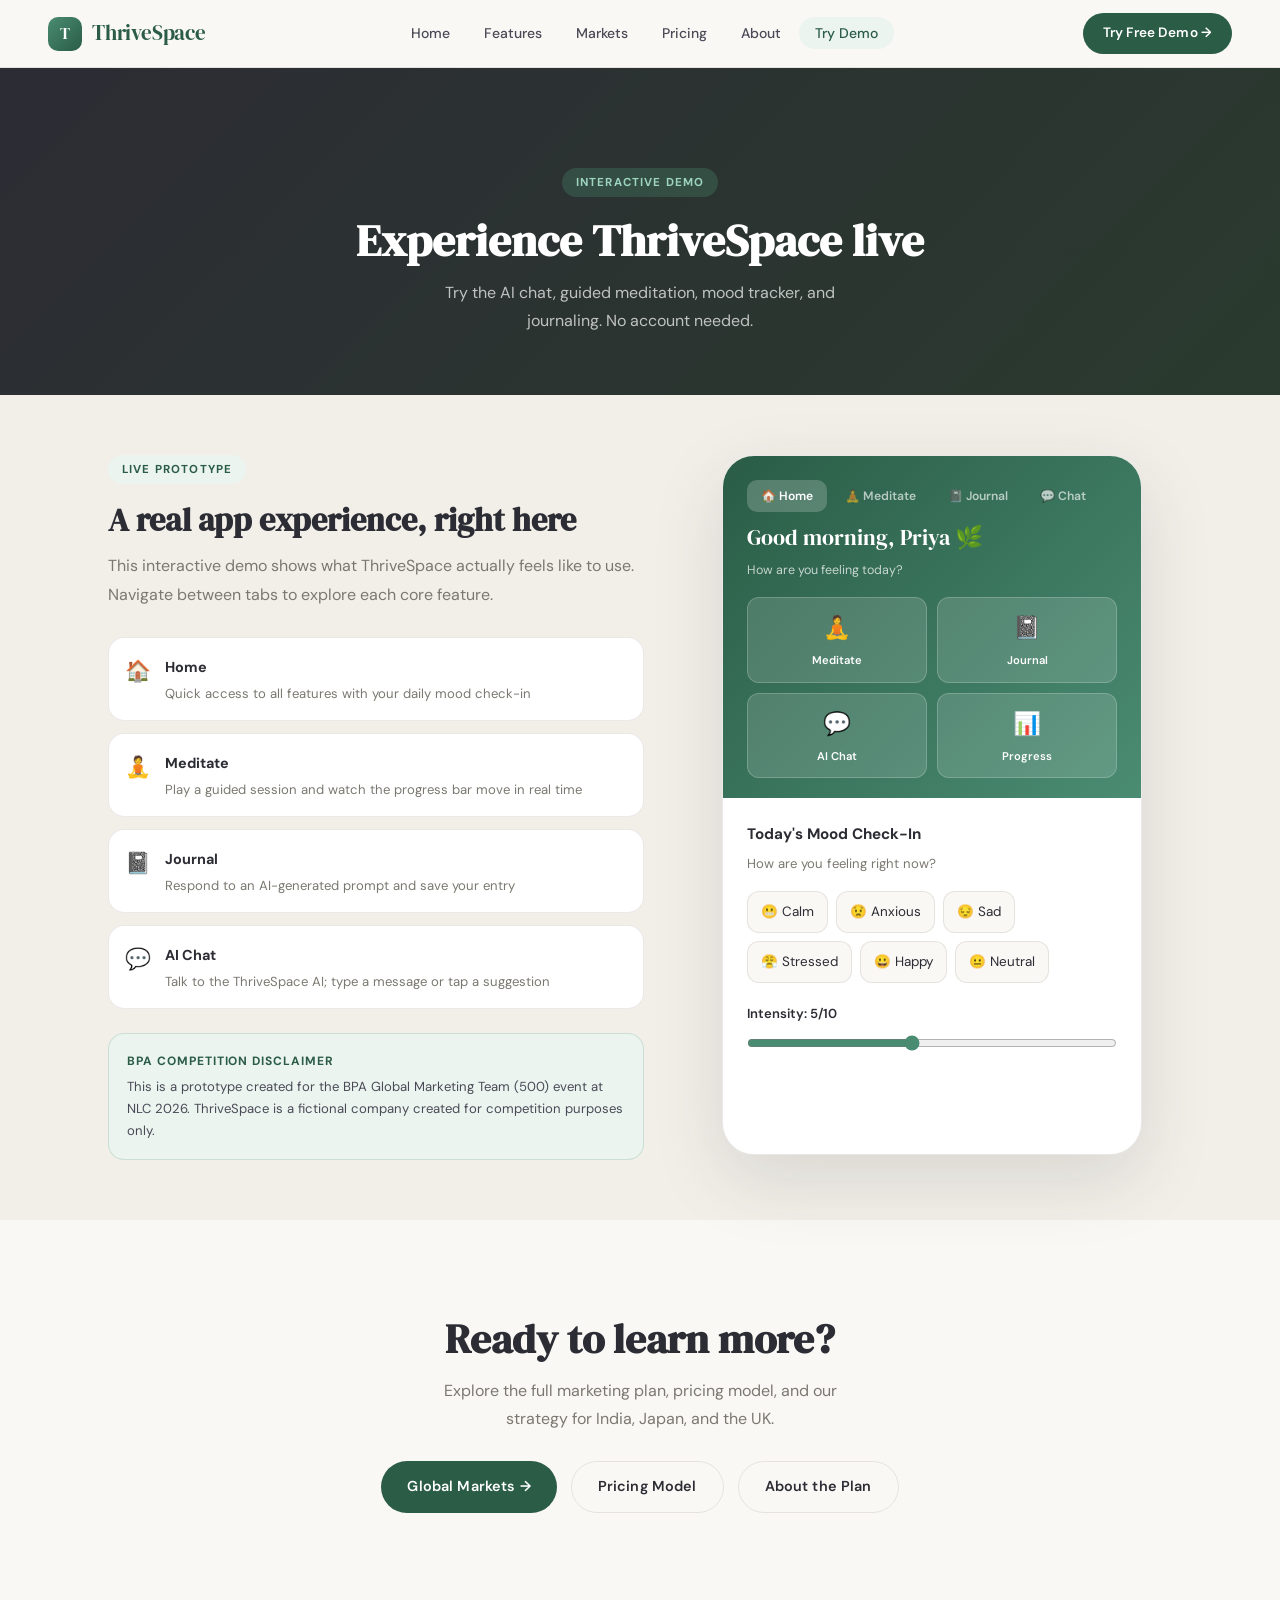
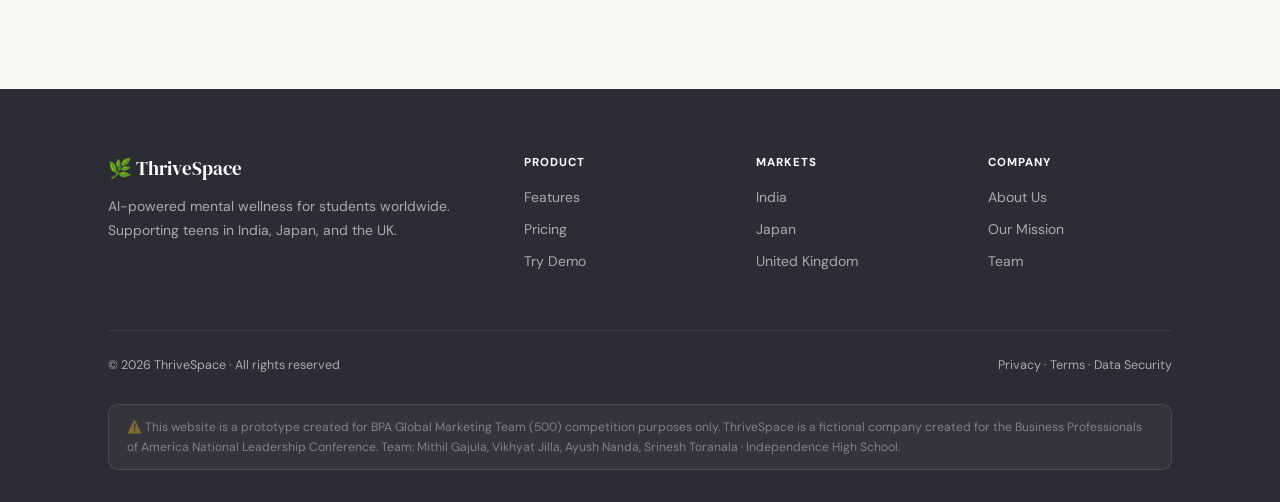
<file: demo.html>
<!DOCTYPE html>
<html lang="en">
<head>
  <meta charset="UTF-8" />
  <meta name="viewport" content="width=device-width, initial-scale=1.0" />
  <title>Try Demo - ThriveSpace</title>
  <link rel="stylesheet" href="styles.css" />
  <style>
    .demo-hero {
      background: linear-gradient(135deg, var(--charcoal) 0%, #2A3A2E 100%);
      padding: 100px 0 60px; text-align: center; color: white;
    }
    .demo-hero h1 { font-size: clamp(2rem, 3.5vw, 2.8rem); margin-bottom: 12px; }
    .demo-hero p { font-size: 1rem; opacity: 0.7; max-width: 440px; margin: 0 auto; line-height: 1.75; }
    .demo-hero .eyebrow { background: rgba(74,140,114,0.3); color: #9DD4C0; }

    .demo-wrap {
      max-width: 420px; margin: 0 auto;
      background: white; border-radius: 32px;
      box-shadow: var(--shadow-lg);
      overflow: hidden; border: 1px solid var(--border-warm);
      min-height: 700px;
    }
    .demo-header {
      background: linear-gradient(135deg, var(--green-dark), var(--green));
      padding: 24px 24px 20px; color: white;
    }
    .demo-tabs { display: flex; gap: 4px; margin-bottom: 8px; }
    .demo-tab {
      padding: 8px 14px; border-radius: 10px;
      font-size: 0.76rem; font-weight: 600; cursor: pointer;
      background: transparent; color: rgba(255,255,255,0.65);
      border: none; transition: all 0.2s; font-family: 'DM Sans', sans-serif;
    }
    .demo-tab.active { background: rgba(255,255,255,0.2); color: white; }
    .demo-screen { display: none; padding: 24px; }
    .demo-screen.active { display: block; }

    .home-greeting { font-family: 'DM Serif Display', serif; font-size: 1.4rem; color: white; margin-bottom: 4px; }
    .home-sub { font-size: 0.78rem; opacity: 0.72; }
    .home-quick { display: grid; grid-template-columns: 1fr 1fr; gap: 10px; margin-top: 16px; }
    .quick-btn {
      background: rgba(255,255,255,0.14); border: 1px solid rgba(255,255,255,0.2);
      border-radius: 12px; padding: 12px; text-align: center; cursor: pointer;
      color: white; transition: background 0.2s;
    }
    .quick-btn:hover { background: rgba(255,255,255,0.24); }
    .quick-btn .icon { font-size: 1.4rem; margin-bottom: 4px; }
    .quick-btn .label { font-size: 0.7rem; font-weight: 600; }

    .mood-title { font-weight: 700; margin-bottom: 6px; font-size: 0.95rem; }
    .mood-sub { font-size: 0.82rem; color: var(--muted); margin-bottom: 16px; }
    .mood-options { display: flex; gap: 8px; margin-bottom: 20px; flex-wrap: wrap; }
    .mood-opt {
      padding: 9px 13px; border-radius: 12px; cursor: pointer;
      font-size: 0.84rem; border: 1.5px solid var(--border-warm);
      transition: all 0.2s; background: var(--cream);
    }
    .mood-opt:hover, .mood-opt.selected { border-color: var(--green); background: var(--green-pale); }
    .mood-opt.selected { font-weight: 600; color: var(--green-dark); }
    .mood-intensity { margin-bottom: 20px; }
    .mood-intensity label { font-size: 0.82rem; font-weight: 600; display: block; margin-bottom: 8px; }
    .mood-intensity input[type=range] { width: 100%; accent-color: var(--green); }
    .mood-result { background: var(--green-pale); border-radius: 14px; padding: 18px; display: none; }
    .mood-result.show { display: block; }
    .mood-result h4 { font-family: 'DM Serif Display', serif; font-size: 1.1rem; margin-bottom: 6px; }
    .mood-result p { font-size: 0.82rem; color: var(--charcoal-mid); line-height: 1.65; }

    .med-player {
      background: linear-gradient(135deg, var(--green-dark), var(--green));
      border-radius: 20px; padding: 28px; color: white; margin-bottom: 16px; text-align: center;
    }
    .med-wave { font-size: 3rem; margin-bottom: 8px; }
    .med-name { font-family: 'DM Serif Display', serif; font-size: 1.3rem; margin-bottom: 4px; }
    .med-dur { font-size: 0.76rem; opacity: 0.72; margin-bottom: 20px; }
    .med-progress-bar { height: 4px; background: rgba(255,255,255,0.2); border-radius: 100px; margin-bottom: 12px; }
    .med-fill { height: 100%; background: white; border-radius: 100px; width: 0%; transition: width 0.1s linear; }
    .med-time { display: flex; justify-content: space-between; font-size: 0.7rem; opacity: 0.7; margin-bottom: 16px; }
    .med-controls { display: flex; align-items: center; justify-content: center; gap: 16px; }
    .med-play {
      width: 52px; height: 52px; border-radius: 50%;
      background: white; color: var(--green-dark); border: none;
      cursor: pointer; font-size: 1.3rem;
      display: flex; align-items: center; justify-content: center;
    }
    .med-skip { background: transparent; border: none; cursor: pointer; color: white; opacity: 0.7; font-size: 1rem; }
    .med-list { list-style: none; }
    .med-list li {
      display: flex; align-items: center; gap: 12px;
      padding: 12px; border-radius: 10px; cursor: pointer;
      transition: background 0.2s; margin-bottom: 4px;
    }
    .med-list li:hover { background: var(--cream); }
    .med-list li.playing { background: var(--green-pale); }
    .med-info { flex: 1; }
    .med-info-name { font-size: 0.87rem; font-weight: 600; }
    .med-info-dur { font-size: 0.73rem; color: var(--muted); }

    .journal-prompt-box {
      background: linear-gradient(135deg, #F5F0FF, #EBF4EF);
      border-radius: 14px; padding: 18px; margin-bottom: 16px;
      border: 1px solid rgba(74,140,114,0.14);
    }
    .jp-label { font-size: 0.68rem; font-weight: 700; text-transform: uppercase; letter-spacing: 0.09em; color: var(--green); margin-bottom: 8px; }
    .jp-text { font-family: 'DM Serif Display', serif; font-size: 0.97rem; line-height: 1.6; color: var(--charcoal); font-style: italic; }
    .journal-area {
      width: 100%; min-height: 120px; border: 1.5px solid var(--border-warm);
      border-radius: 12px; padding: 14px; font-family: 'DM Sans', sans-serif;
      font-size: 0.87rem; line-height: 1.65; resize: none; color: var(--charcoal);
      background: var(--cream); margin-bottom: 12px; outline: none;
    }
    .journal-area:focus { border-color: var(--green); }
    .journal-footer { display: flex; justify-content: space-between; align-items: center; }
    .word-count { font-size: 0.75rem; color: var(--muted); }
    .btn-save {
      background: var(--green-dark); color: white; border: none;
      border-radius: 10px; padding: 9px 18px; cursor: pointer;
      font-size: 0.82rem; font-weight: 600; font-family: 'DM Sans', sans-serif;
    }
    .saved-msg { color: var(--green-dark); font-size: 0.8rem; font-weight: 600; display: none; }
    .saved-msg.show { display: inline; }

    .chat-area {
      height: 340px; overflow-y: auto; display: flex; flex-direction: column; gap: 10px;
      margin-bottom: 12px; padding-right: 4px;
    }
    .chat-area::-webkit-scrollbar { width: 4px; }
    .chat-area::-webkit-scrollbar-thumb { background: var(--border-warm); border-radius: 100px; }
    .msg { max-width: 88%; }
    .msg-bubble { padding: 11px 15px; border-radius: 16px; font-size: 0.85rem; line-height: 1.55; }
    .msg-ai .msg-bubble { background: var(--green-pale); color: var(--charcoal); border-bottom-left-radius: 4px; }
    .msg-user { align-self: flex-end; }
    .msg-user .msg-bubble { background: var(--green-dark); color: white; border-bottom-right-radius: 4px; }
    .msg-sender { font-size: 0.67rem; color: var(--muted); margin-bottom: 3px; }
    .msg-user .msg-sender { text-align: right; }
    .typing {
      display: flex; gap: 4px; align-items: center; padding: 12px 16px;
      background: var(--green-pale); border-radius: 16px; border-bottom-left-radius: 4px;
      width: fit-content;
    }
    .typing span { width: 7px; height: 7px; background: var(--green); border-radius: 50%; }
    .typing span:nth-child(1) { animation: bounce 1s 0s ease-in-out infinite; }
    .typing span:nth-child(2) { animation: bounce 1s 0.15s ease-in-out infinite; }
    .typing span:nth-child(3) { animation: bounce 1s 0.3s ease-in-out infinite; }
    @keyframes bounce { 0%,100%{transform:translateY(0);} 50%{transform:translateY(-5px);} }
    .chat-input-row { display: flex; gap: 8px; }
    .chat-input-box {
      flex: 1; padding: 10px 14px; border: 1.5px solid var(--border-warm);
      border-radius: 12px; font-family: 'DM Sans', sans-serif;
      font-size: 0.85rem; outline: none; background: var(--cream); color: var(--charcoal);
    }
    .chat-input-box:focus { border-color: var(--green); }
    .chat-send-btn {
      background: var(--green-dark); color: white; border: none;
      border-radius: 12px; padding: 10px 16px; cursor: pointer;
      font-size: 0.85rem; font-weight: 600; font-family: 'DM Sans', sans-serif;
    }
    .suggestion-chips { display: flex; gap: 6px; flex-wrap: wrap; margin-bottom: 10px; }
    .chip {
      padding: 6px 12px; border-radius: 100px; font-size: 0.74rem; font-weight: 600;
      background: var(--cream-2); border: 1px solid var(--border-warm);
      cursor: pointer; transition: all 0.2s; color: var(--charcoal-mid);
      font-family: 'DM Sans', sans-serif;
    }
    .chip:hover { background: var(--green-pale); border-color: var(--green); color: var(--green-dark); }
  </style>
</head>
<body>
<div class="page-wrap">
  <div id="nav-placeholder"></div>

  <section class="demo-hero">
    <div class="container">
      <div class="eyebrow">Interactive Demo</div>
      <h1>Experience ThriveSpace live</h1>
      <p>Try the AI chat, guided meditation, mood tracker, and journaling. No account needed.</p>
    </div>
  </section>

  <section style="background:var(--cream-2);padding:60px 0;">
    <div class="container">
      <div style="display:grid;grid-template-columns:1fr 480px;gap:48px;align-items:start;">

        <div>
          <div class="eyebrow">Live Prototype</div>
          <h2 style="font-size:2rem;margin-bottom:14px;">A real app experience, right here</h2>
          <p style="color:var(--muted);line-height:1.78;margin-bottom:28px;">This interactive demo shows what ThriveSpace actually feels like to use. Navigate between tabs to explore each core feature.</p>

          <div style="display:flex;flex-direction:column;gap:12px;">
            <div style="display:flex;gap:14px;align-items:flex-start;padding:16px;background:white;border-radius:var(--r);border:1px solid var(--border-warm);">
              <span style="font-size:1.3rem;">&#127968;</span>
              <div><strong style="font-size:0.9rem;">Home</strong><p style="font-size:0.82rem;color:var(--muted);margin-top:2px;">Quick access to all features with your daily mood check-in</p></div>
            </div>
            <div style="display:flex;gap:14px;align-items:flex-start;padding:16px;background:white;border-radius:var(--r);border:1px solid var(--border-warm);">
              <span style="font-size:1.3rem;">&#129496;</span>
              <div><strong style="font-size:0.9rem;">Meditate</strong><p style="font-size:0.82rem;color:var(--muted);margin-top:2px;">Play a guided session and watch the progress bar move in real time</p></div>
            </div>
            <div style="display:flex;gap:14px;align-items:flex-start;padding:16px;background:white;border-radius:var(--r);border:1px solid var(--border-warm);">
              <span style="font-size:1.3rem;">&#128211;</span>
              <div><strong style="font-size:0.9rem;">Journal</strong><p style="font-size:0.82rem;color:var(--muted);margin-top:2px;">Respond to an AI-generated prompt and save your entry</p></div>
            </div>
            <div style="display:flex;gap:14px;align-items:flex-start;padding:16px;background:white;border-radius:var(--r);border:1px solid var(--border-warm);">
              <span style="font-size:1.3rem;">&#128172;</span>
              <div><strong style="font-size:0.9rem;">AI Chat</strong><p style="font-size:0.82rem;color:var(--muted);margin-top:2px;">Talk to the ThriveSpace AI; type a message or tap a suggestion</p></div>
            </div>
          </div>

          <div style="margin-top:24px;padding:18px;background:var(--green-pale);border-radius:var(--r);border:1px solid rgba(74,140,114,0.2);">
            <div style="font-size:0.75rem;font-weight:700;color:var(--green-dark);margin-bottom:4px;text-transform:uppercase;letter-spacing:0.08em;">BPA Competition Disclaimer</div>
            <div style="font-size:0.82rem;color:var(--charcoal-mid);line-height:1.65;">This is a prototype created for the BPA Global Marketing Team (500) event at NLC 2026. ThriveSpace is a fictional company created for competition purposes only.</div>
          </div>
        </div>

        <!-- DEMO APP -->
        <div class="demo-wrap">
          <div class="demo-header">
            <div class="demo-tabs">
              <button class="demo-tab active" onclick="showScreen('home',this)">&#127968; Home</button>
              <button class="demo-tab" onclick="showScreen('meditate',this)">&#129496; Meditate</button>
              <button class="demo-tab" onclick="showScreen('journal',this)">&#128211; Journal</button>
              <button class="demo-tab" onclick="showScreen('chat',this)">&#128172; Chat</button>
            </div>
            <div id="screen-home-header">
              <div class="home-greeting">Good morning, Priya &#127807;</div>
              <div class="home-sub">How are you feeling today?</div>
              <div class="home-quick">
                <div class="quick-btn" onclick="showScreen('meditate',document.querySelectorAll('.demo-tab')[1])">
                  <div class="icon">&#129496;</div><div class="label">Meditate</div>
                </div>
                <div class="quick-btn" onclick="showScreen('journal',document.querySelectorAll('.demo-tab')[2])">
                  <div class="icon">&#128211;</div><div class="label">Journal</div>
                </div>
                <div class="quick-btn" onclick="showScreen('chat',document.querySelectorAll('.demo-tab')[3])">
                  <div class="icon">&#128172;</div><div class="label">AI Chat</div>
                </div>
                <div class="quick-btn">
                  <div class="icon">&#128202;</div><div class="label">Progress</div>
                </div>
              </div>
            </div>
            <div id="screen-other-header" style="display:none;">
              <div style="font-size:0.84rem;opacity:0.72;" id="screen-header-title">ThriveSpace</div>
            </div>
          </div>

          <!-- HOME -->
          <div class="demo-screen active" id="screen-home">
            <div class="mood-title">Today's Mood Check-In</div>
            <div class="mood-sub">How are you feeling right now?</div>
            <div class="mood-options">
              <div class="mood-opt" onclick="selectMood(this,'Calm')">&#128556; Calm</div>
              <div class="mood-opt" onclick="selectMood(this,'Anxious')">&#128543; Anxious</div>
              <div class="mood-opt" onclick="selectMood(this,'Sad')">&#128532; Sad</div>
              <div class="mood-opt" onclick="selectMood(this,'Stressed')">&#128548; Stressed</div>
              <div class="mood-opt" onclick="selectMood(this,'Happy')">&#128512; Happy</div>
              <div class="mood-opt" onclick="selectMood(this,'Neutral')">&#128528; Neutral</div>
            </div>
            <div class="mood-intensity">
              <label>Intensity: <span id="intensity-val">5</span>/10</label>
              <input type="range" min="1" max="10" value="5" oninput="document.getElementById('intensity-val').textContent=this.value">
            </div>
            <div class="mood-result" id="mood-result">
              <h4 id="mood-result-title">Thanks for checking in!</h4>
              <p id="mood-result-text">Based on how you're feeling, we suggest a 5-minute breathing exercise to help ground you.</p>
              <button class="btn-save" style="margin-top:12px;" onclick="showScreen('meditate',document.querySelectorAll('.demo-tab')[1])">Start Meditation &rarr;</button>
            </div>
          </div>

          <!-- MEDITATE -->
          <div class="demo-screen" id="screen-meditate">
            <div class="med-player">
              <div class="med-wave" id="med-wave">&#127754;</div>
              <div class="med-name" id="med-name">Exam Stress Relief</div>
              <div class="med-dur" id="med-dur">10 minutes &middot; Breathing</div>
              <div class="med-progress-bar"><div class="med-fill" id="med-fill"></div></div>
              <div class="med-time">
                <span id="med-elapsed">0:00</span>
                <span id="med-total">10:00</span>
              </div>
              <div class="med-controls">
                <button class="med-skip" onclick="skipBack()">&#9194;</button>
                <button class="med-play" id="med-play-btn" onclick="toggleMed()">&#9654;</button>
                <button class="med-skip" onclick="skipFwd()">&#9193;</button>
              </div>
            </div>
            <p style="font-size:0.72rem;font-weight:700;text-transform:uppercase;letter-spacing:0.08em;color:var(--muted);margin-bottom:10px;">More Sessions</p>
            <ul class="med-list">
              <li class="playing" onclick="selectMed(this,'Exam Stress Relief','&#127754;','10 min','10:00')">
                <div style="font-size:1.2rem;">&#127754;</div>
                <div class="med-info"><div class="med-info-name">Exam Stress Relief</div><div class="med-info-dur">10 min &middot; Playing</div></div>
                <span style="color:var(--green);font-size:0.75rem;font-weight:700;">&#9654;</span>
              </li>
              <li onclick="selectMed(this,'Sleep &amp; Unwind','&#127769;','15 min','15:00')">
                <div style="font-size:1.2rem;">&#127769;</div>
                <div class="med-info"><div class="med-info-name">Sleep &amp; Unwind</div><div class="med-info-dur">15 min</div></div>
              </li>
              <li onclick="selectMed(this,'Quick Reset','&#128170;','3 min','3:00')">
                <div style="font-size:1.2rem;">&#128170;</div>
                <div class="med-info"><div class="med-info-name">Quick Reset</div><div class="med-info-dur">3 min</div></div>
              </li>
              <li onclick="selectMed(this,'Gratitude Flow','&#128591;','8 min','8:00')">
                <div style="font-size:1.2rem;">&#128591;</div>
                <div class="med-info"><div class="med-info-name">Gratitude Flow</div><div class="med-info-dur">8 min</div></div>
              </li>
            </ul>
          </div>

          <!-- JOURNAL -->
          <div class="demo-screen" id="screen-journal">
            <div class="journal-prompt-box">
              <div class="jp-label">Today's Prompt</div>
              <div class="jp-text" id="journal-prompt">"What's one thing that felt difficult today, and what's one small thing you handled well, even if no one noticed?"</div>
            </div>
            <textarea class="journal-area" id="journal-text" placeholder="Start writing here... your entry is private and encrypted." oninput="updateWordCount()"></textarea>
            <div class="journal-footer">
              <span class="word-count"><span id="word-count">0</span> words</span>
              <div style="display:flex;align-items:center;gap:10px;">
                <span class="saved-msg" id="saved-msg">Saved!</span>
                <button class="btn-save" onclick="saveEntry()">Save Entry</button>
              </div>
            </div>
            <div style="margin-top:16px;">
              <p style="font-size:0.72rem;font-weight:700;text-transform:uppercase;letter-spacing:0.08em;color:var(--muted);margin-bottom:8px;">Try another prompt</p>
              <div style="display:flex;flex-wrap:wrap;gap:6px;">
                <button class="chip" onclick="setPrompt('What are three things you are grateful for today, even tiny ones?')">Gratitude</button>
                <button class="chip" onclick="setPrompt('What is one worry you have right now, and what is actually in your control?')">Anxiety</button>
                <button class="chip" onclick="setPrompt('Describe a moment this week where you felt most like yourself.')">Identity</button>
                <button class="chip" onclick="setPrompt('What would you tell a friend going through exactly what you are going through right now?')">Self-compassion</button>
              </div>
            </div>
          </div>

          <!-- CHAT -->
          <div class="demo-screen" id="screen-chat">
            <div class="suggestion-chips">
              <div class="chip" onclick="sendMsg(this.textContent)">I feel anxious</div>
              <div class="chip" onclick="sendMsg(this.textContent)">Help me sleep</div>
              <div class="chip" onclick="sendMsg(this.textContent)">Exam stress</div>
              <div class="chip" onclick="sendMsg(this.textContent)">I feel lonely</div>
            </div>
            <div class="chat-area" id="chat-area">
              <div class="msg msg-ai">
                <div class="msg-sender">ThriveSpace</div>
                <div class="msg-bubble">Hi there &#127807; I'm here to listen and help you work through whatever you're feeling. What's on your mind today?</div>
              </div>
            </div>
            <div class="chat-input-row">
              <input class="chat-input-box" id="chat-input" placeholder="Type a message..." onkeydown="if(event.key==='Enter')sendMsg()" />
              <button class="chat-send-btn" onclick="sendMsg()">Send</button>
            </div>
          </div>
        </div>
      </div>
    </div>
  </section>

  <section class="section">
    <div class="container" style="text-align:center;">
      <h2 class="section-title" style="margin-bottom:14px;">Ready to learn more?</h2>
      <p style="color:var(--muted);margin-bottom:28px;max-width:420px;margin-left:auto;margin-right:auto;line-height:1.75;">Explore the full marketing plan, pricing model, and our strategy for India, Japan, and the UK.</p>
      <div style="display:flex;gap:14px;justify-content:center;flex-wrap:wrap;">
        <a href="markets.html" class="btn btn-primary">Global Markets &rarr;</a>
        <a href="pricing.html" class="btn btn-outline">Pricing Model</a>
        <a href="about.html" class="btn btn-outline">About the Plan</a>
      </div>
    </div>
  </section>

  <div id="footer-placeholder"></div>
</div>
<script src="nav.js"></script>
<script>
  injectNav('Try Demo'); injectFooter();

  function showScreen(name, tab) {
    document.querySelectorAll('.demo-screen').forEach(s => s.classList.remove('active'));
    document.querySelectorAll('.demo-tab').forEach(t => t.classList.remove('active'));
    document.getElementById('screen-' + name).classList.add('active');
    if (tab) tab.classList.add('active');
    const homeHeader = document.getElementById('screen-home-header');
    const otherHeader = document.getElementById('screen-other-header');
    if (name === 'home') {
      homeHeader.style.display = ''; otherHeader.style.display = 'none';
    } else {
      homeHeader.style.display = 'none'; otherHeader.style.display = '';
      const titles = { meditate: 'Guided Meditation', journal: 'My Journal', chat: 'AI Wellbeing Chat' };
      document.getElementById('screen-header-title').textContent = titles[name] || name;
    }
  }

  function selectMood(el, mood) {
    document.querySelectorAll('.mood-opt').forEach(o => o.classList.remove('selected'));
    el.classList.add('selected');
    const responses = {
      'Calm': ['Great to hear you are feeling calm', 'Keep this energy going. Try a gratitude journal entry to anchor this feeling.'],
      'Anxious': ['Anxiety is valid, especially with everything on your plate', "Try our 5-minute breathing session, then let's talk through what's worrying you in the AI chat."],
      'Sad': ['Thank you for sharing that. Sadness is okay to feel.', 'A gentle meditation might help, or write freely in your journal with no pressure.'],
      'Stressed': ['Stress is tough. Your body is working hard.', 'Start with a quick 3-minute reset meditation, then break down what is stressing you in the journal.'],
      'Happy': ['Love to see it!', 'Write a journal entry about what is going well. Future-you will love reading it.'],
      'Neutral': ['Neutral days are valid too.', 'Sometimes a short meditation can shift the energy. Give the 5-minute session a try.']
    };
    const [title, text] = responses[mood] || ['Thanks for checking in!', 'Try a meditation to start your wellness practice.'];
    document.getElementById('mood-result-title').textContent = title;
    document.getElementById('mood-result-text').textContent = text;
    document.getElementById('mood-result').classList.add('show');
  }

  let medPlaying = false, medSeconds = 0, medTotal = 600, medTimer;
  function toggleMed() {
    medPlaying = !medPlaying;
    document.getElementById('med-play-btn').innerHTML = medPlaying ? '&#9646;&#9646;' : '&#9654;';
    if (medPlaying) {
      medTimer = setInterval(() => {
        medSeconds++;
        if (medSeconds >= medTotal) { medSeconds = medTotal; clearInterval(medTimer); medPlaying = false; document.getElementById('med-play-btn').innerHTML = '&#9654;'; }
        updateMedUI();
      }, 100);
    } else { clearInterval(medTimer); }
  }
  function updateMedUI() {
    const pct = (medSeconds / medTotal) * 100;
    document.getElementById('med-fill').style.width = pct + '%';
    const elapsed = Math.floor(medSeconds / 6);
    const m = Math.floor(elapsed / 60), s = elapsed % 60;
    document.getElementById('med-elapsed').textContent = m + ':' + (s < 10 ? '0' : '') + s;
  }
  function skipBack() { medSeconds = 0; updateMedUI(); }
  function skipFwd() { medSeconds = medTotal; updateMedUI(); }
  function selectMed(li, name, wave, dur, total) {
    document.querySelectorAll('.med-list li').forEach(l => l.classList.remove('playing'));
    li.classList.add('playing');
    document.getElementById('med-name').textContent = name;
    document.getElementById('med-wave').innerHTML = wave;
    document.getElementById('med-dur').textContent = dur + ' \u00b7 Breathing';
    document.getElementById('med-total').textContent = total;
    medSeconds = 0; updateMedUI();
    if (!medPlaying) toggleMed();
  }

  function updateWordCount() {
    const text = document.getElementById('journal-text').value.trim();
    document.getElementById('word-count').textContent = text ? text.split(/\s+/).length : 0;
  }
  function saveEntry() {
    const msg = document.getElementById('saved-msg');
    msg.classList.add('show');
    setTimeout(() => msg.classList.remove('show'), 2500);
  }
  function setPrompt(text) {
    document.getElementById('journal-prompt').textContent = '\u201c' + text + '\u201d';
    document.getElementById('journal-text').value = '';
    document.getElementById('word-count').textContent = '0';
  }

  const aiResponses = {
    anxious: "Anxiety is really common, especially for students. Let's try to slow this down: what is the main thing triggering it right now? Is it something happening today, or a bigger worry about the future?",
    sleep: "Poor sleep and stress are closely linked. A few things that help: avoid screens 30 minutes before bed, try the Sleep and Unwind meditation, and write down tomorrow's worries in your journal before sleeping.",
    exam: "Exam stress is one of the most common things students bring to ThriveSpace. One helpful CBT technique: write down your worst-case scenario, then ask yourself what the realistic outcome actually is.",
    lonely: "Loneliness is really painful, and it is more common than most people admit. Is it a physical loneliness, being alone, or more of a feeling that even around people, no one really sees you?",
    default: "I hear you. Can you tell me a bit more about what has been going on? The more context you share, the better I can help, and everything you say here stays private."
  };
  function getResponse(msg) {
    const m = msg.toLowerCase();
    if (m.includes('anxi') || m.includes('worry') || m.includes('panic') || m.includes('nervous')) return aiResponses.anxious;
    if (m.includes('sleep') || m.includes('tired') || m.includes('insomni')) return aiResponses.sleep;
    if (m.includes('exam') || m.includes('test') || m.includes('study') || m.includes('stress')) return aiResponses.exam;
    if (m.includes('alone') || m.includes('lone') || m.includes('friend') || m.includes('isol')) return aiResponses.lonely;
    return aiResponses.default;
  }
  function sendMsg(text) {
    const input = document.getElementById('chat-input');
    const msg = text || input.value.trim();
    if (!msg) return;
    const area = document.getElementById('chat-area');
    area.innerHTML += `<div class="msg msg-user"><div class="msg-sender">You</div><div class="msg-bubble">${msg}</div></div>`;
    input.value = '';
    const typingId = 'typing-' + Date.now();
    area.innerHTML += `<div class="msg msg-ai" id="${typingId}"><div class="typing"><span></span><span></span><span></span></div></div>`;
    area.scrollTop = area.scrollHeight;
    setTimeout(() => {
      document.getElementById(typingId)?.remove();
      area.innerHTML += `<div class="msg msg-ai"><div class="msg-sender">ThriveSpace</div><div class="msg-bubble">${getResponse(msg)}</div></div>`;
      area.scrollTop = area.scrollHeight;
    }, 1400);
  }
</script>
</body>
</html>
</file>
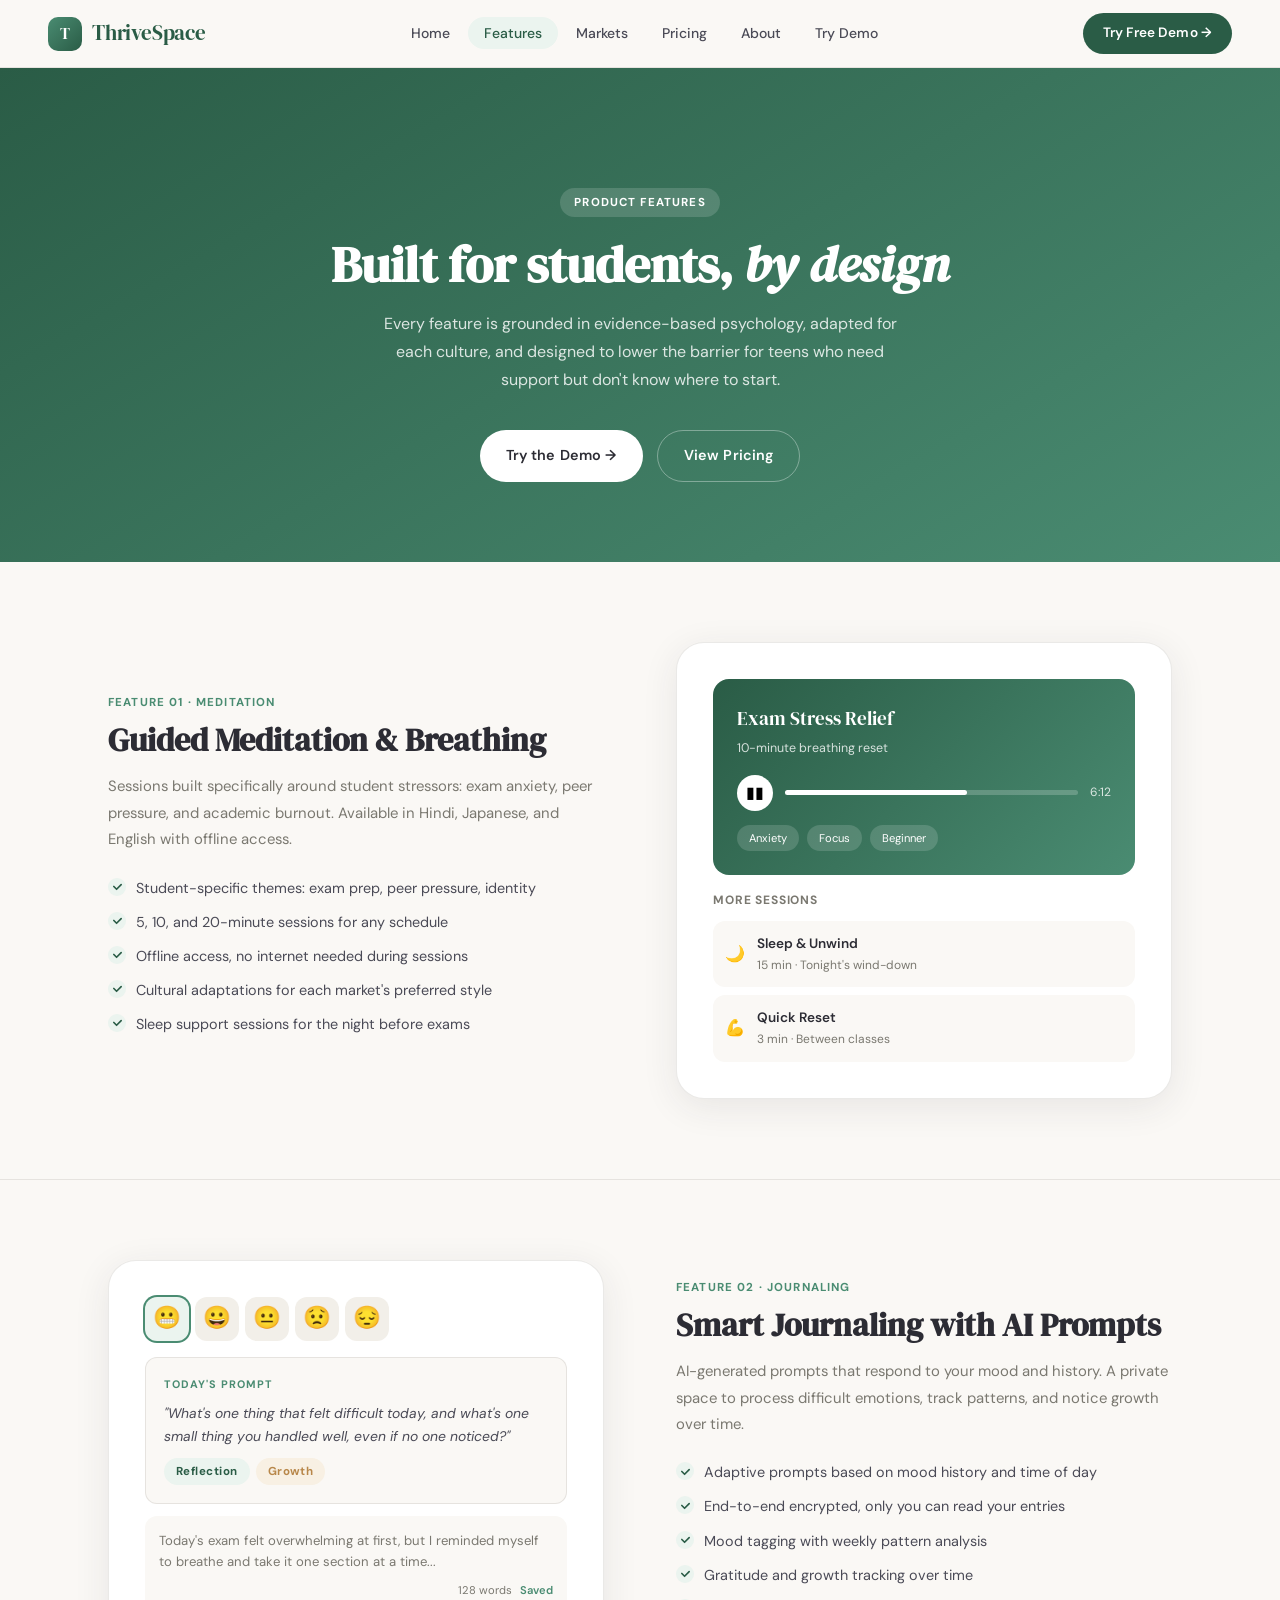
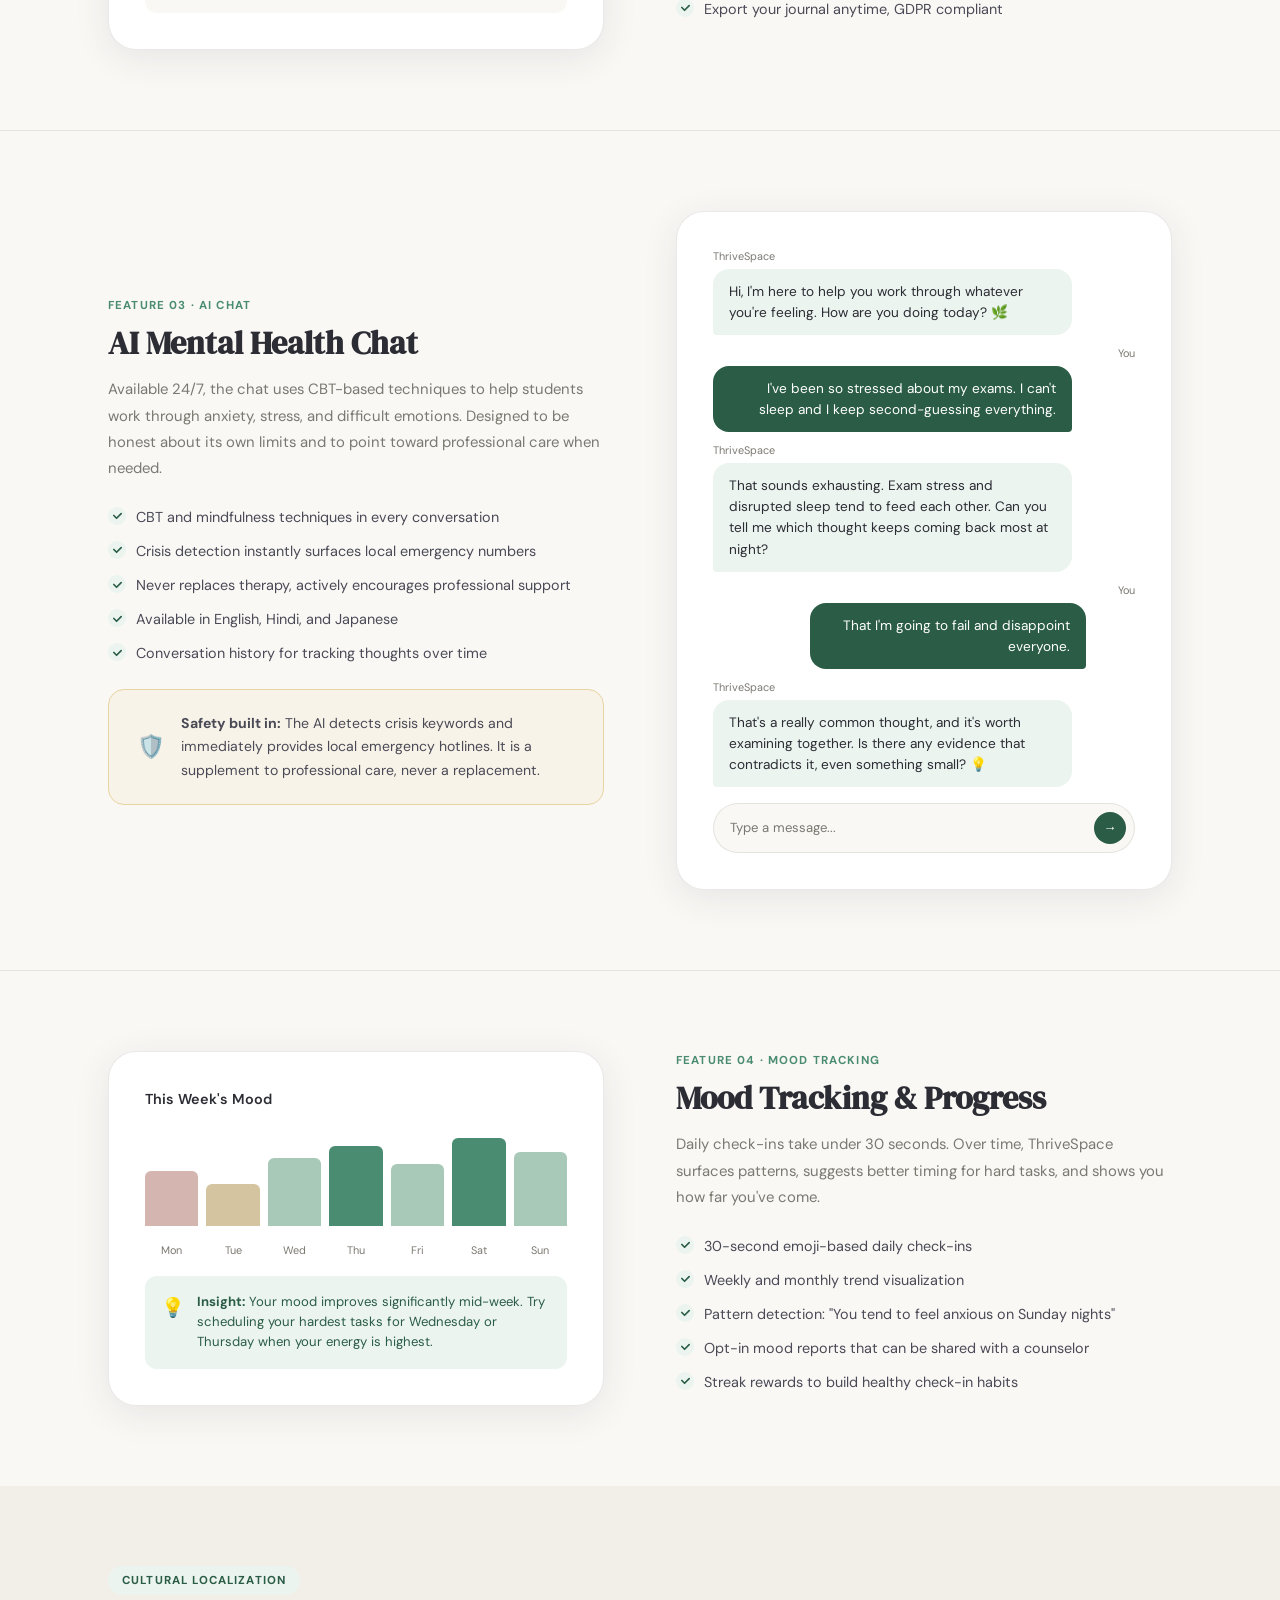
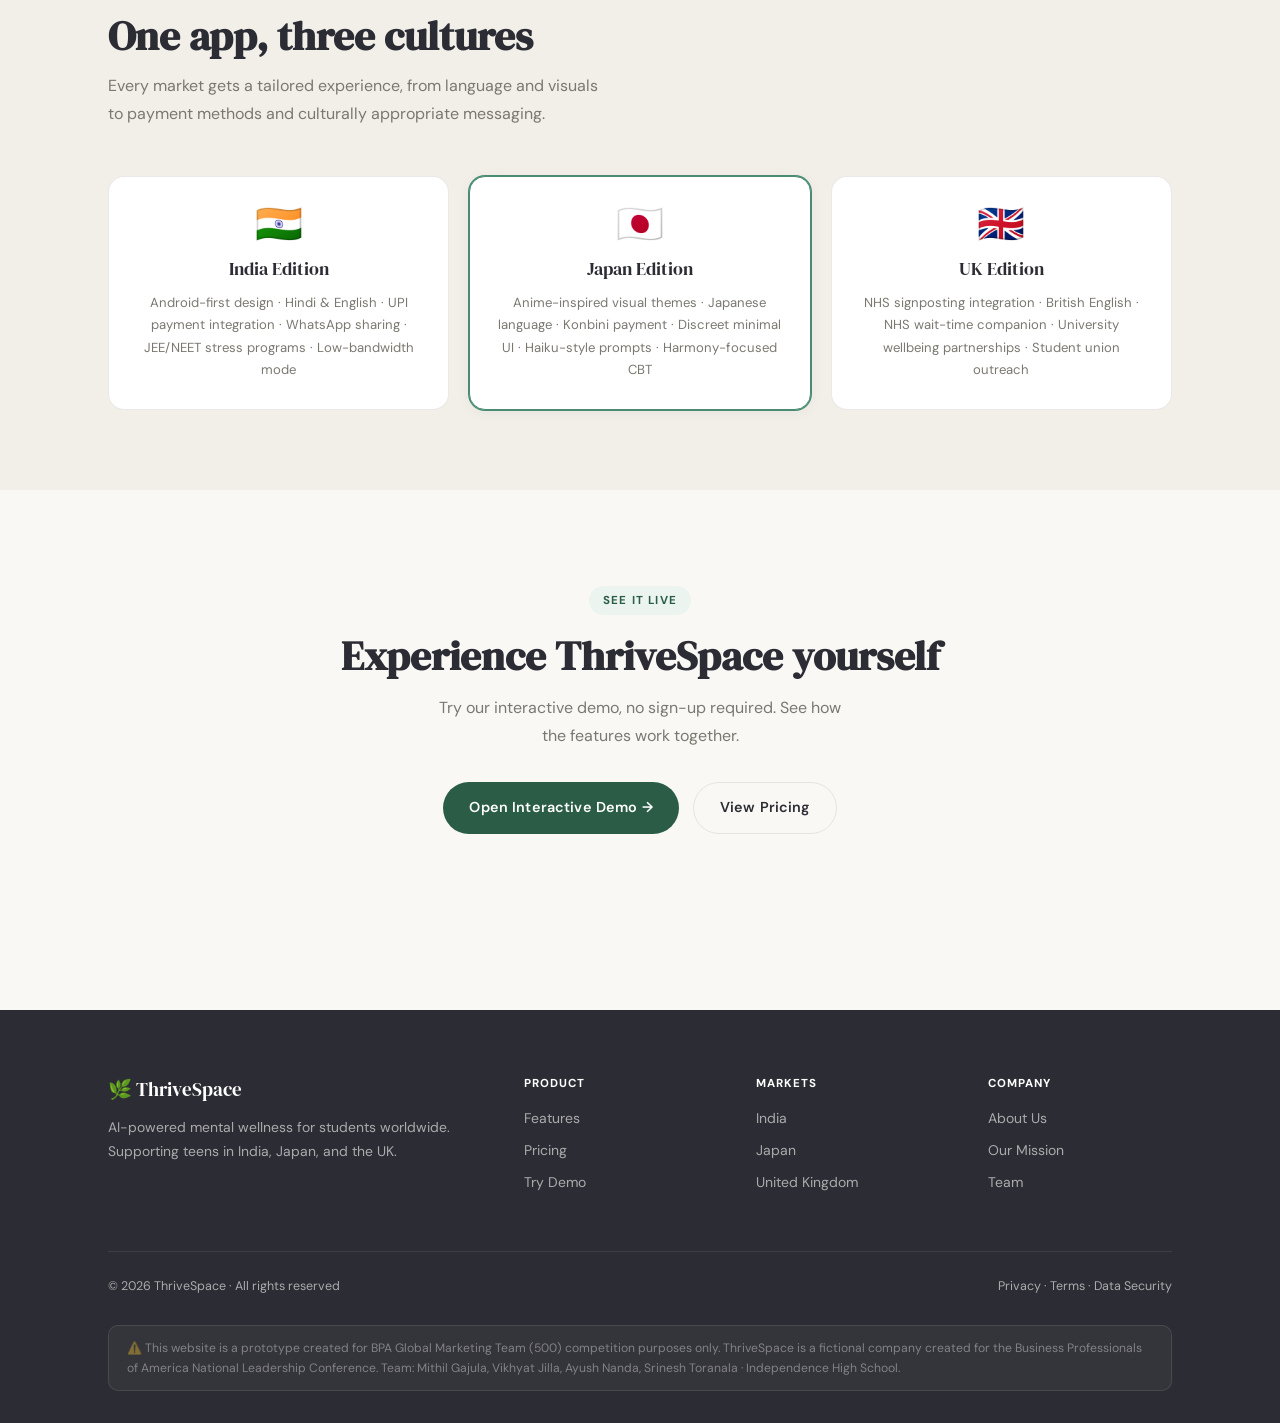
<file: features.html>
<!DOCTYPE html>
<html lang="en">
<head>
  <meta charset="UTF-8" />
  <meta name="viewport" content="width=device-width, initial-scale=1.0" />
  <title>Features - ThriveSpace</title>
  <link rel="stylesheet" href="styles.css" />
  <style>
    .feat-hero {
      background: linear-gradient(150deg, var(--green-dark) 0%, var(--green) 100%);
      padding: 120px 0 80px; color: white; text-align: center;
    }
    .feat-hero h1 { font-size: clamp(2.2rem, 4vw, 3.2rem); margin-bottom: 16px; }
    .feat-hero p { font-size: 1rem; opacity: 0.82; max-width: 520px; margin: 0 auto 36px; line-height: 1.75; }
    .feat-hero .eyebrow { background: rgba(255,255,255,0.15); color: white; }

    .feature-block {
      display: grid; grid-template-columns: 1fr 1fr;
      gap: 72px; align-items: center; padding: 80px 0;
    }
    .feature-block.reverse { direction: rtl; }
    .feature-block.reverse > * { direction: ltr; }
    .feature-visual {
      background: var(--white); border: 1px solid var(--border-warm);
      border-radius: var(--r-lg); padding: 36px;
      box-shadow: var(--shadow-md);
    }
    .feature-label {
      font-size: 0.72rem; font-weight: 700; text-transform: uppercase;
      letter-spacing: 0.1em; color: var(--green); margin-bottom: 10px;
    }
    .feature-title { font-size: 2rem; margin-bottom: 14px; }
    .feature-desc { font-size: 0.93rem; color: var(--muted); line-height: 1.78; margin-bottom: 24px; }
    .feature-list { list-style: none; }
    .feature-list li {
      display: flex; align-items: flex-start; gap: 10px;
      font-size: 0.9rem; margin-bottom: 11px; color: var(--charcoal-mid); line-height: 1.6;
    }
    .feature-list li::before {
      content: ''; width: 18px; height: 18px; flex-shrink: 0;
      background: var(--green-pale); border-radius: 50%;
      display: flex; align-items: center; justify-content: center;
      margin-top: 1px;
      background-image: url("data:image/svg+xml,%3Csvg xmlns='http://www.w3.org/2000/svg' viewBox='0 0 12 12'%3E%3Cpath d='M2 6l3 3 5-5' stroke='%232A5C46' stroke-width='1.8' fill='none' stroke-linecap='round' stroke-linejoin='round'/%3E%3C/svg%3E");
      background-size: 11px; background-repeat: no-repeat; background-position: center;
    }

    /* Meditation visual */
    .med-session {
      background: linear-gradient(135deg, #2A5C46, #4A8C72);
      border-radius: 16px; padding: 24px; color: white; margin-bottom: 16px;
    }
    .med-session-title { font-family: 'DM Serif Display', serif; font-size: 1.2rem; margin-bottom: 4px; }
    .med-session-sub { font-size: 0.78rem; opacity: 0.8; margin-bottom: 16px; }
    .med-progress { height: 5px; background: rgba(255,255,255,0.2); border-radius: 100px; }
    .med-progress-fill { height: 100%; border-radius: 100px; background: white; }
    .med-tags { display: flex; gap: 8px; flex-wrap: wrap; margin-top: 14px; }
    .med-tag { background: rgba(255,255,255,0.15); border-radius: 100px; padding: 4px 12px; font-size: 0.7rem; }

    /* Journal visual */
    .journal-prompt {
      background: var(--cream); border-radius: 12px; padding: 18px;
      margin-bottom: 12px; border: 1px solid var(--border-warm);
    }
    .journal-prompt p { font-size: 0.87rem; color: var(--charcoal-mid); font-style: italic; line-height: 1.65; }
    .mood-bar { display: flex; gap: 6px; margin-bottom: 16px; }
    .mood-emoji {
      width: 44px; height: 44px; border-radius: 12px;
      display: flex; align-items: center; justify-content: center;
      font-size: 1.4rem; background: var(--cream-2);
    }
    .mood-emoji.active { background: var(--green-pale); box-shadow: 0 0 0 2px var(--green); }

    /* AI Chat visual */
    .chat-wrap { display: flex; flex-direction: column; gap: 10px; }
    .chat-msg {
      max-width: 85%; padding: 12px 16px; border-radius: 16px;
      font-size: 0.85rem; line-height: 1.55;
    }
    .chat-ai { background: var(--green-pale); color: var(--charcoal); border-bottom-left-radius: 4px; }
    .chat-user { background: var(--green-dark); color: white; align-self: flex-end; border-bottom-right-radius: 4px; }
    .chat-name { font-size: 0.68rem; color: var(--muted); margin-bottom: 3px; }
    .chat-user .chat-name { text-align: right; }
    .chat-input {
      display: flex; gap: 8px; margin-top: 16px;
      background: var(--cream); border-radius: 100px; padding: 8px 8px 8px 16px;
      border: 1px solid var(--border-warm); align-items: center;
    }
    .chat-input span { font-size: 0.82rem; color: var(--muted); flex: 1; }
    .chat-send { background: var(--green-dark); color: white; border: none; border-radius: 50%; width: 32px; height: 32px; cursor: pointer; }

    /* Mood chart */
    .mood-chart { display: flex; align-items: flex-end; gap: 8px; height: 100px; margin-bottom: 16px; }
    .mood-bar-item { flex: 1; border-radius: 6px 6px 0 0; }
    .mood-days { display: flex; gap: 8px; }
    .mood-day { flex: 1; text-align: center; font-size: 0.68rem; color: var(--muted); }
    .insights-card {
      background: var(--green-pale); border-radius: 12px; padding: 16px;
      display: flex; gap: 12px; align-items: flex-start;
    }
    .insights-text { font-size: 0.82rem; color: var(--green-dark); line-height: 1.55; }

    /* Safety strip */
    .safety-strip {
      background: #F8F3E8; border: 1px solid #E8D4A0;
      border-radius: var(--r); padding: 22px 28px;
      display: flex; gap: 16px; align-items: center; margin-top: 24px;
    }
    .safety-strip p { font-size: 0.88rem; color: var(--charcoal-mid); line-height: 1.65; }

    /* Localization cards */
    .locale-grid { display: grid; grid-template-columns: repeat(3,1fr); gap: 20px; }
    .locale-card {
      background: white; border-radius: var(--r); border: 1px solid var(--border-warm);
      padding: 28px 24px; text-align: center;
      transition: transform 0.2s, box-shadow 0.2s;
    }
    .locale-card:hover { transform: translateY(-3px); box-shadow: var(--shadow-md); }
    .locale-flag { font-size: 2.4rem; margin-bottom: 12px; line-height: 1; }
    .locale-name { font-family: 'DM Serif Display', serif; font-size: 1.1rem; margin-bottom: 8px; }
    .locale-features { font-size: 0.82rem; color: var(--muted); line-height: 1.7; }
    .locale-card.featured { border-color: var(--green); box-shadow: 0 0 0 1px var(--green), var(--shadow-sm); }

    @media (max-width: 900px) {
      .feature-block { grid-template-columns: 1fr; gap: 36px; }
      .feature-block.reverse { direction: ltr; }
      .locale-grid { grid-template-columns: 1fr; }
    }
  </style>
</head>
<body>
<div class="page-wrap">
  <div id="nav-placeholder"></div>

  <!-- HERO -->
  <section class="feat-hero">
    <div class="container">
      <div class="eyebrow">Product Features</div>
      <h1>Built for students, <em>by design</em></h1>
      <p>Every feature is grounded in evidence-based psychology, adapted for each culture, and designed to lower the barrier for teens who need support but don't know where to start.</p>
      <div style="display:flex;gap:14px;justify-content:center;flex-wrap:wrap;">
        <a href="demo.html" class="btn btn-white">Try the Demo &rarr;</a>
        <a href="pricing.html" class="btn btn-outline" style="border-color:rgba(255,255,255,0.35);color:white;">View Pricing</a>
      </div>
    </div>
  </section>

  <!-- MEDITATION -->
  <section style="padding-top:0;">
    <div class="container">
      <div class="feature-block">
        <div>
          <div class="feature-label">Feature 01 &middot; Meditation</div>
          <h2 class="feature-title">Guided Meditation &amp; Breathing</h2>
          <p class="feature-desc">Sessions built specifically around student stressors: exam anxiety, peer pressure, and academic burnout. Available in Hindi, Japanese, and English with offline access.</p>
          <ul class="feature-list">
            <li>Student-specific themes: exam prep, peer pressure, identity</li>
            <li>5, 10, and 20-minute sessions for any schedule</li>
            <li>Offline access, no internet needed during sessions</li>
            <li>Cultural adaptations for each market's preferred style</li>
            <li>Sleep support sessions for the night before exams</li>
          </ul>
        </div>
        <div class="feature-visual">
          <div class="med-session">
            <div class="med-session-title">Exam Stress Relief</div>
            <div class="med-session-sub">10-minute breathing reset</div>
            <div style="display:flex;align-items:center;gap:12px;margin-bottom:10px;">
              <button style="width:36px;height:36px;border-radius:50%;background:white;border:none;cursor:pointer;font-size:1rem;display:flex;align-items:center;justify-content:center;">&#9646;&#9646;</button>
              <div style="flex:1">
                <div class="med-progress"><div class="med-progress-fill" style="width:62%"></div></div>
              </div>
              <span style="font-size:0.75rem;opacity:0.8;">6:12</span>
            </div>
            <div class="med-tags">
              <div class="med-tag">Anxiety</div>
              <div class="med-tag">Focus</div>
              <div class="med-tag">Beginner</div>
            </div>
          </div>
          <p style="font-size:0.75rem;color:var(--muted);margin-bottom:10px;font-weight:700;text-transform:uppercase;letter-spacing:0.07em;">More sessions</p>
          <div style="display:flex;flex-direction:column;gap:8px;">
            <div style="display:flex;align-items:center;gap:12px;padding:12px;background:var(--cream);border-radius:12px;">
              <span>&#127769;</span>
              <div><div style="font-size:0.85rem;font-weight:600;">Sleep &amp; Unwind</div><div style="font-size:0.75rem;color:var(--muted);">15 min &middot; Tonight's wind-down</div></div>
            </div>
            <div style="display:flex;align-items:center;gap:12px;padding:12px;background:var(--cream);border-radius:12px;">
              <span>&#128170;</span>
              <div><div style="font-size:0.85rem;font-weight:600;">Quick Reset</div><div style="font-size:0.75rem;color:var(--muted);">3 min &middot; Between classes</div></div>
            </div>
          </div>
        </div>
      </div>
    </div>
  </section>

  <div class="divider"></div>

  <!-- JOURNALING -->
  <section>
    <div class="container">
      <div class="feature-block reverse">
        <div>
          <div class="feature-label">Feature 02 &middot; Journaling</div>
          <h2 class="feature-title">Smart Journaling with AI Prompts</h2>
          <p class="feature-desc">AI-generated prompts that respond to your mood and history. A private space to process difficult emotions, track patterns, and notice growth over time.</p>
          <ul class="feature-list">
            <li>Adaptive prompts based on mood history and time of day</li>
            <li>End-to-end encrypted, only you can read your entries</li>
            <li>Mood tagging with weekly pattern analysis</li>
            <li>Gratitude and growth tracking over time</li>
            <li>Export your journal anytime, GDPR compliant</li>
          </ul>
        </div>
        <div class="feature-visual">
          <div class="mood-bar">
            <div class="mood-emoji active">&#128556;</div>
            <div class="mood-emoji">&#128512;</div>
            <div class="mood-emoji">&#128528;</div>
            <div class="mood-emoji">&#128543;</div>
            <div class="mood-emoji">&#128532;</div>
          </div>
          <div class="journal-prompt">
            <div style="font-size:0.68rem;color:var(--green);font-weight:700;text-transform:uppercase;letter-spacing:0.09em;margin-bottom:8px;">Today's prompt</div>
            <p>"What's one thing that felt difficult today, and what's one small thing you handled well, even if no one noticed?"</p>
            <div style="display:flex;gap:6px;margin-top:10px;">
              <span class="badge badge-green">Reflection</span>
              <span class="badge badge-gold">Growth</span>
            </div>
          </div>
          <div style="background:var(--cream);border-radius:12px;padding:14px;font-size:0.82rem;color:var(--muted);line-height:1.65;">
            Today's exam felt overwhelming at first, but I reminded myself to breathe and take it one section at a time...
            <div style="display:flex;justify-content:flex-end;margin-top:8px;gap:8px;">
              <span style="font-size:0.7rem;color:var(--muted);">128 words</span>
              <span style="font-size:0.7rem;color:var(--green);font-weight:600;">Saved</span>
            </div>
          </div>
        </div>
      </div>
    </div>
  </section>

  <div class="divider"></div>

  <!-- AI CHAT -->
  <section>
    <div class="container">
      <div class="feature-block">
        <div>
          <div class="feature-label">Feature 03 &middot; AI Chat</div>
          <h2 class="feature-title">AI Mental Health Chat</h2>
          <p class="feature-desc">Available 24/7, the chat uses CBT-based techniques to help students work through anxiety, stress, and difficult emotions. Designed to be honest about its own limits and to point toward professional care when needed.</p>
          <ul class="feature-list">
            <li>CBT and mindfulness techniques in every conversation</li>
            <li>Crisis detection instantly surfaces local emergency numbers</li>
            <li>Never replaces therapy, actively encourages professional support</li>
            <li>Available in English, Hindi, and Japanese</li>
            <li>Conversation history for tracking thoughts over time</li>
          </ul>
          <div class="safety-strip">
            <span style="font-size:1.4rem;">&#128737;&#65039;</span>
            <p><strong>Safety built in:</strong> The AI detects crisis keywords and immediately provides local emergency hotlines. It is a supplement to professional care, never a replacement.</p>
          </div>
        </div>
        <div class="feature-visual">
          <div class="chat-wrap">
            <div>
              <div class="chat-name">ThriveSpace</div>
              <div class="chat-msg chat-ai">Hi, I'm here to help you work through whatever you're feeling. How are you doing today? &#127807;</div>
            </div>
            <div style="align-self:flex-end;text-align:right;">
              <div class="chat-name">You</div>
              <div class="chat-msg chat-user">I've been so stressed about my exams. I can't sleep and I keep second-guessing everything.</div>
            </div>
            <div>
              <div class="chat-name">ThriveSpace</div>
              <div class="chat-msg chat-ai">That sounds exhausting. Exam stress and disrupted sleep tend to feed each other. Can you tell me which thought keeps coming back most at night?</div>
            </div>
            <div style="align-self:flex-end;text-align:right;">
              <div class="chat-name">You</div>
              <div class="chat-msg chat-user">That I'm going to fail and disappoint everyone.</div>
            </div>
            <div>
              <div class="chat-name">ThriveSpace</div>
              <div class="chat-msg chat-ai">That's a really common thought, and it's worth examining together. Is there any evidence that contradicts it, even something small? &#128161;</div>
            </div>
          </div>
          <div class="chat-input">
            <span>Type a message...</span>
            <button class="chat-send">&#8594;</button>
          </div>
        </div>
      </div>
    </div>
  </section>

  <div class="divider"></div>

  <!-- MOOD TRACKING -->
  <section>
    <div class="container">
      <div class="feature-block reverse">
        <div>
          <div class="feature-label">Feature 04 &middot; Mood Tracking</div>
          <h2 class="feature-title">Mood Tracking &amp; Progress</h2>
          <p class="feature-desc">Daily check-ins take under 30 seconds. Over time, ThriveSpace surfaces patterns, suggests better timing for hard tasks, and shows you how far you've come.</p>
          <ul class="feature-list">
            <li>30-second emoji-based daily check-ins</li>
            <li>Weekly and monthly trend visualization</li>
            <li>Pattern detection: "You tend to feel anxious on Sunday nights"</li>
            <li>Opt-in mood reports that can be shared with a counselor</li>
            <li>Streak rewards to build healthy check-in habits</li>
          </ul>
        </div>
        <div class="feature-visual">
          <div style="font-weight:600;margin-bottom:14px;font-size:0.9rem;">This Week's Mood</div>
          <div class="mood-chart">
            <div class="mood-bar-item" style="height:55%;background:#D4B5B0;"></div>
            <div class="mood-bar-item" style="height:42%;background:#D4C5A0;"></div>
            <div class="mood-bar-item" style="height:68%;background:#A8C8B8;"></div>
            <div class="mood-bar-item" style="height:80%;background:var(--green);"></div>
            <div class="mood-bar-item" style="height:62%;background:#A8C8B8;"></div>
            <div class="mood-bar-item" style="height:88%;background:var(--green);"></div>
            <div class="mood-bar-item" style="height:74%;background:#A8C8B8;"></div>
          </div>
          <div class="mood-days">
            <div class="mood-day">Mon</div>
            <div class="mood-day">Tue</div>
            <div class="mood-day">Wed</div>
            <div class="mood-day">Thu</div>
            <div class="mood-day">Fri</div>
            <div class="mood-day">Sat</div>
            <div class="mood-day">Sun</div>
          </div>
          <div class="insights-card" style="margin-top:16px;">
            <div style="font-size:1.2rem;">&#128161;</div>
            <div class="insights-text"><strong>Insight:</strong> Your mood improves significantly mid-week. Try scheduling your hardest tasks for Wednesday or Thursday when your energy is highest.</div>
          </div>
        </div>
      </div>
    </div>
  </section>

  <!-- LOCALIZATION -->
  <section style="background:var(--cream-2);padding:80px 0;">
    <div class="container">
      <div class="eyebrow">Cultural Localization</div>
      <h2 class="section-title" style="margin-bottom:12px;">One app, three cultures</h2>
      <p class="section-sub" style="margin-bottom:48px;">Every market gets a tailored experience, from language and visuals to payment methods and culturally appropriate messaging.</p>
      <div class="locale-grid">
        <div class="locale-card">
          <div class="locale-flag">&#127470;&#127475;</div>
          <div class="locale-name">India Edition</div>
          <div class="locale-features">Android-first design &middot; Hindi &amp; English &middot; UPI payment integration &middot; WhatsApp sharing &middot; JEE/NEET stress programs &middot; Low-bandwidth mode</div>
        </div>
        <div class="locale-card featured">
          <div class="locale-flag">&#127471;&#127477;</div>
          <div class="locale-name">Japan Edition</div>
          <div class="locale-features">Anime-inspired visual themes &middot; Japanese language &middot; Konbini payment &middot; Discreet minimal UI &middot; Haiku-style prompts &middot; Harmony-focused CBT</div>
        </div>
        <div class="locale-card">
          <div class="locale-flag">&#127468;&#127463;</div>
          <div class="locale-name">UK Edition</div>
          <div class="locale-features">NHS signposting integration &middot; British English &middot; NHS wait-time companion &middot; University wellbeing partnerships &middot; Student union outreach</div>
        </div>
      </div>
    </div>
  </section>

  <!-- CTA -->
  <section class="section">
    <div class="container" style="text-align:center;">
      <div class="eyebrow">See it live</div>
      <h2 class="section-title" style="margin-bottom:14px;">Experience ThriveSpace yourself</h2>
      <p style="color:var(--muted);max-width:420px;margin:0 auto 32px;line-height:1.75;">Try our interactive demo, no sign-up required. See how the features work together.</p>
      <div style="display:flex;gap:14px;justify-content:center;">
        <a href="demo.html" class="btn btn-primary">Open Interactive Demo &rarr;</a>
        <a href="pricing.html" class="btn btn-outline">View Pricing</a>
      </div>
    </div>
  </section>

  <div id="footer-placeholder"></div>
</div>
<script src="nav.js"></script>
<script>injectNav('Features'); injectFooter();</script>
</body>
</html>
</file>
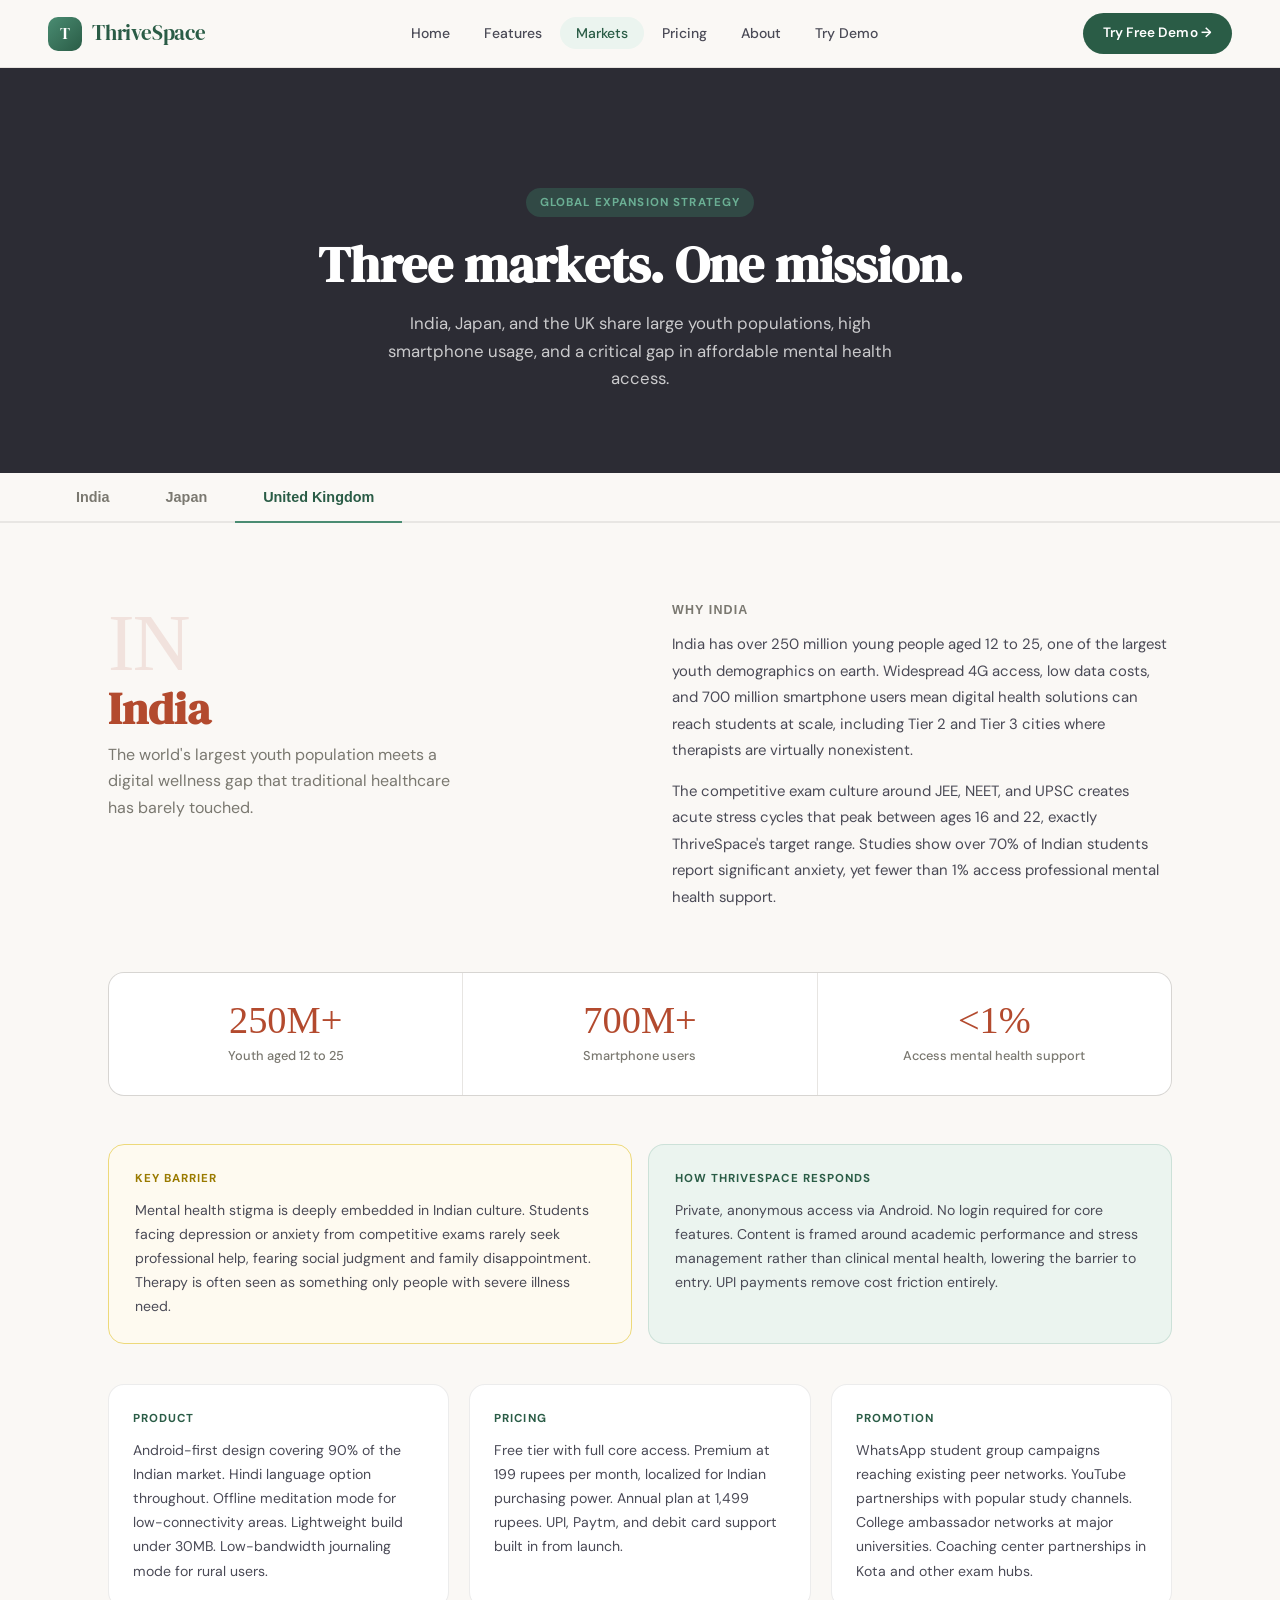
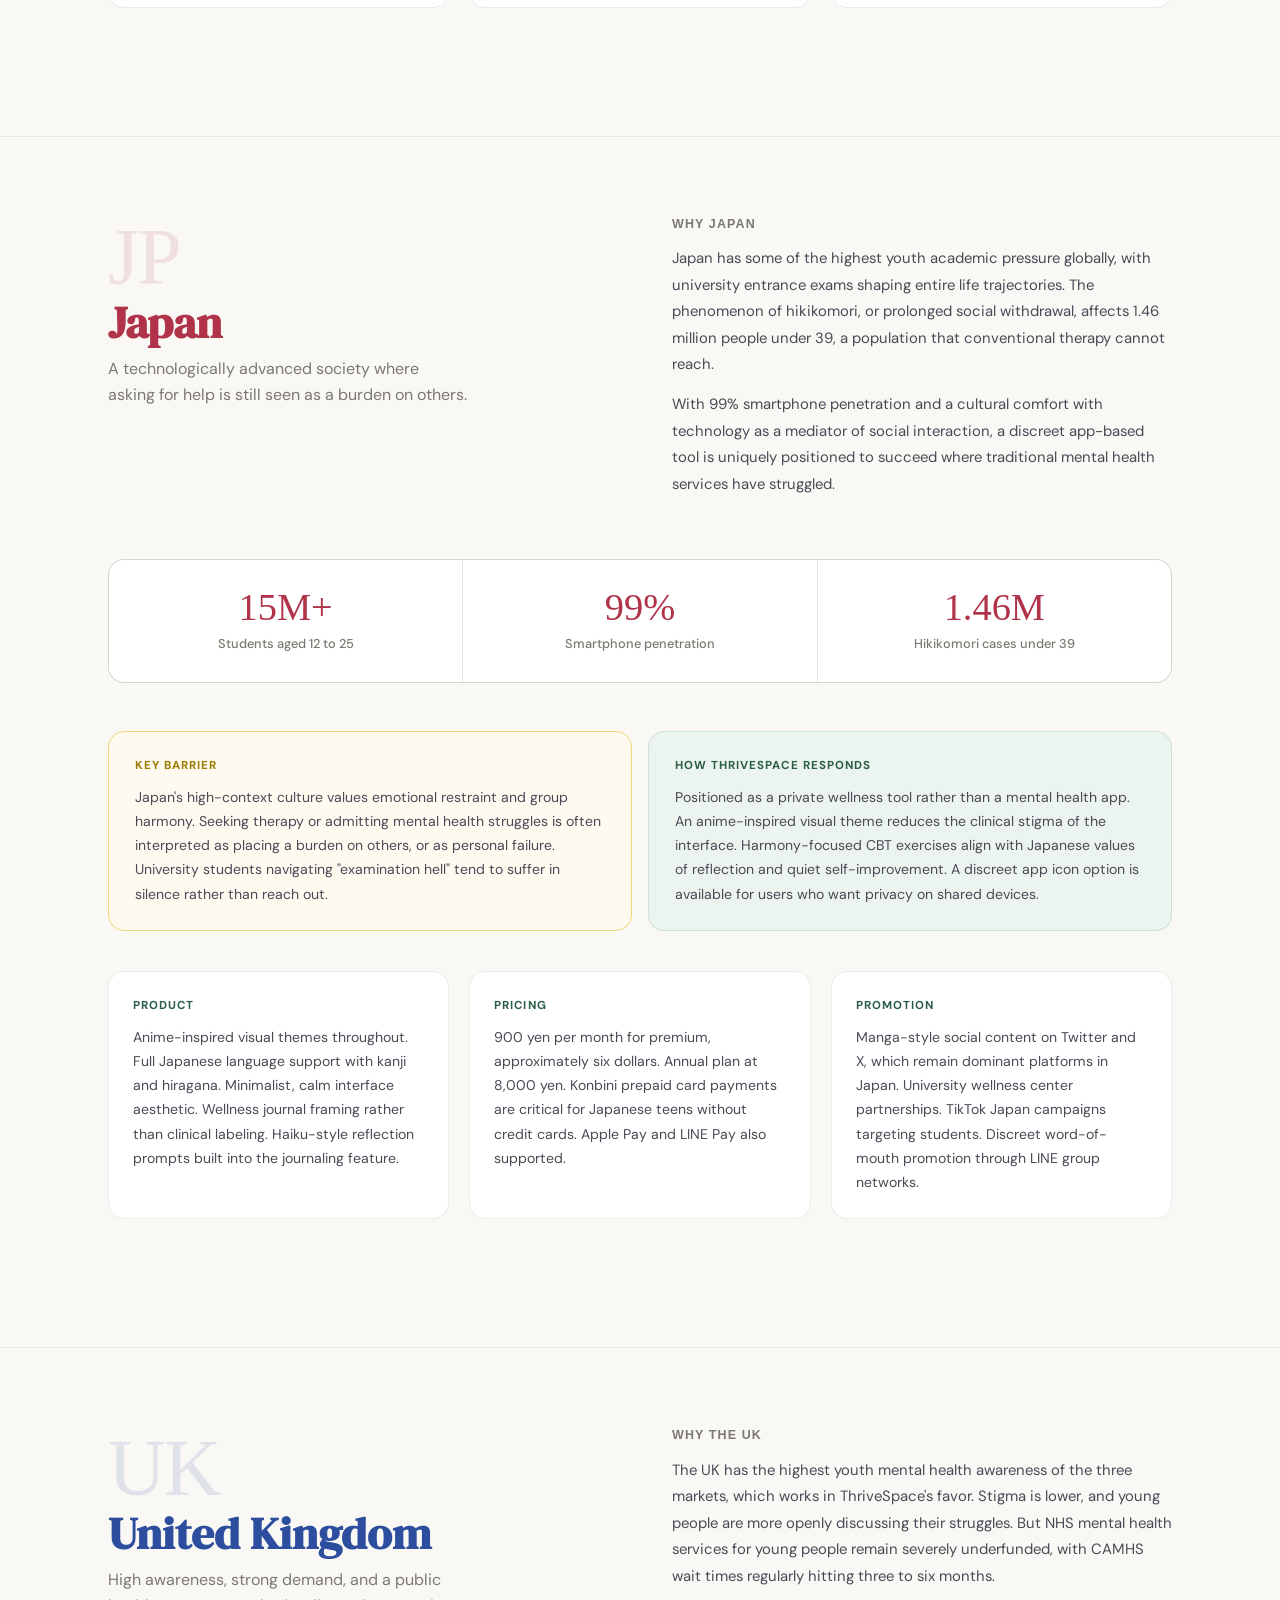
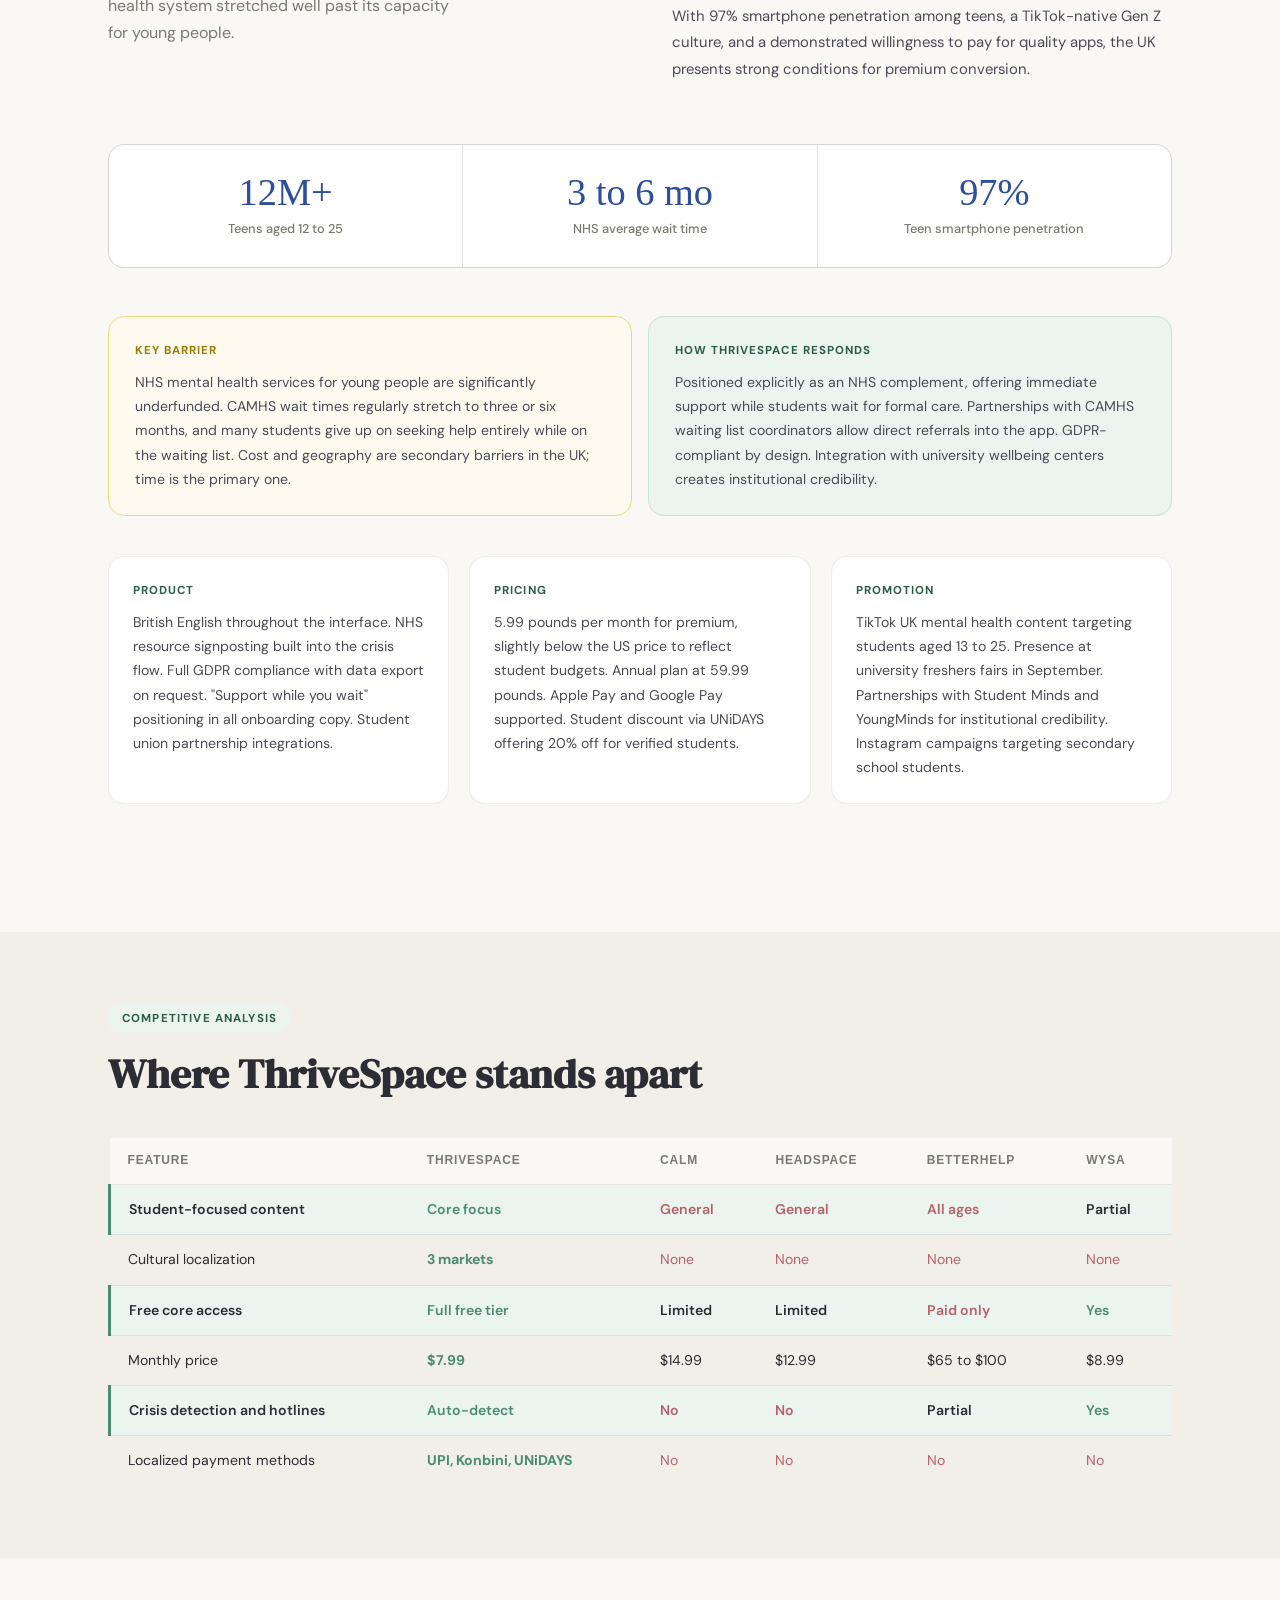
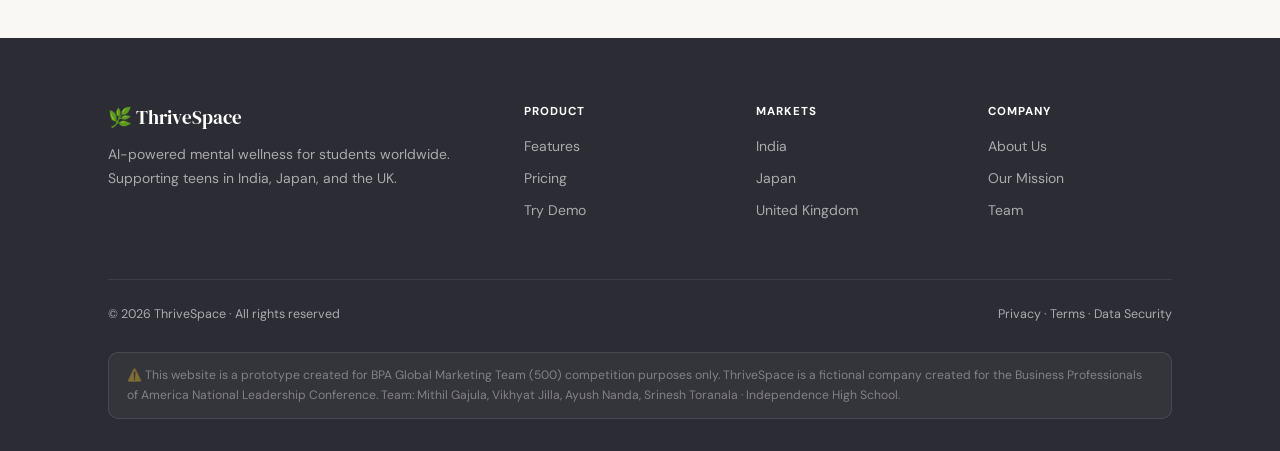
<file: markets.html>
<!DOCTYPE html>
<html lang="en">
<head>
  <meta charset="UTF-8" />
  <meta name="viewport" content="width=device-width, initial-scale=1.0" />
  <title>Global Markets - ThriveSpace</title>
  <link rel="stylesheet" href="styles.css" />
  <style>
    .markets-hero {
      background: var(--charcoal); color: white;
      padding: 120px 0 80px; text-align: center;
    }
    .markets-hero h1 { font-size: clamp(2.2rem, 4vw, 3.4rem); margin-bottom: 16px; }
    .markets-hero p { font-size: 1.05rem; opacity: 0.75; max-width: 540px; margin: 0 auto; }
    .markets-hero .eyebrow { background: rgba(61,139,110,0.3); color: var(--green-light); }

    /* TAB NAV */
    .market-tabs {
      display: flex; gap: 0; border-bottom: 2px solid var(--border);
      position: sticky; top: 68px; z-index: 10;
      background: var(--cream); padding: 0 48px;
    }
    .market-tab {
      padding: 16px 28px; font-weight: 600; font-size: 0.9rem;
      color: var(--muted); cursor: pointer; border: none; background: none;
      border-bottom: 2px solid transparent; margin-bottom: -2px;
      transition: all 0.2s; display: flex; align-items: center; gap: 8px;
    }
    .market-tab.active { color: var(--green-dark); border-bottom-color: var(--green); }
    .market-tab:hover { color: var(--charcoal); }

    /* MARKET SECTION */
    .market-section { padding: 80px 0; }
    .market-section + .market-section { border-top: 1px solid var(--border); }

    .market-header {
      display: grid; grid-template-columns: 1fr 1fr;
      gap: 64px; align-items: start; margin-bottom: 48px;
    }
    .market-identity { }
    .market-code {
      font-family: 'Instrument Serif', serif;
      font-size: 5rem; line-height: 1; color: var(--border);
      margin-bottom: 4px; letter-spacing: -2px;
    }
    .market-name { font-size: 2.8rem; margin-bottom: 10px; line-height: 1; }
    .market-tagline { font-size: 1rem; color: var(--muted); line-height: 1.65; max-width: 360px; }

    .market-why h3 {
      font-family: 'Plus Jakarta Sans', sans-serif;
      font-size: 0.78rem; font-weight: 700;
      text-transform: uppercase; letter-spacing: 0.09em;
      color: var(--muted); margin-bottom: 14px;
    }
    .market-why p {
      font-size: 0.93rem; color: var(--charcoal-mid);
      line-height: 1.78; margin-bottom: 14px;
    }

    .market-stats {
      display: grid; grid-template-columns: repeat(3,1fr);
      gap: 1px; background: var(--border);
      border: 1px solid var(--border); border-radius: var(--r);
      overflow: hidden; margin-bottom: 48px;
    }
    .market-stat {
      background: white; padding: 28px 24px; text-align: center;
    }
    .market-stat .num {
      font-family: 'Instrument Serif', serif;
      font-size: 2.4rem; line-height: 1; margin-bottom: 6px;
    }
    .market-stat .lbl { font-size: 0.8rem; color: var(--muted); font-weight: 500; }

    .barrier-solution {
      display: grid; grid-template-columns: 1fr 1fr;
      gap: 16px; margin-bottom: 40px;
    }
    .info-box { border-radius: var(--r); padding: 24px 26px; }
    .info-box.barrier {
      background: #FEFAF0; border: 1px solid #EDD97A;
    }
    .info-box.solution {
      background: var(--green-pale); border: 1px solid rgba(61,139,110,0.18);
    }
    .info-box-label {
      font-size: 0.72rem; font-weight: 700;
      text-transform: uppercase; letter-spacing: 0.09em;
      margin-bottom: 10px;
    }
    .info-box.barrier .info-box-label { color: #9A7A00; }
    .info-box.solution .info-box-label { color: var(--green-dark); }
    .info-box p { font-size: 0.88rem; color: var(--charcoal-mid); line-height: 1.72; }

    .strategy-row {
      display: grid; grid-template-columns: repeat(3,1fr);
      gap: 20px; margin-bottom: 48px;
    }
    .strategy-card {
      background: white; border-radius: var(--r);
      border: 1px solid var(--border); padding: 24px;
    }
    .strategy-card-label {
      font-size: 0.72rem; font-weight: 700;
      text-transform: uppercase; letter-spacing: 0.09em;
      color: var(--green-dark); margin-bottom: 10px;
      display: flex; align-items: center; gap: 6px;
    }
    .strategy-card p { font-size: 0.88rem; color: var(--charcoal-mid); line-height: 1.72; }

    /* India accent */
    #india .market-name { color: #B34A2E; }
    #india .market-code { color: rgba(179,74,46,0.12); }
    #india .market-stat .num { color: #B34A2E; }

    /* Japan accent */
    #japan .market-name { color: #B0334A; }
    #japan .market-code { color: rgba(176,51,74,0.12); }
    #japan .market-stat .num { color: #B0334A; }

    /* UK accent */
    #uk .market-name { color: #2D4E9E; }
    #uk .market-code { color: rgba(45,78,158,0.12); }
    #uk .market-stat .num { color: #2D4E9E; }

    /* Competitive table */
    .comp-section { background: var(--cream-2); padding: 72px 0; }
    .comp-table { width: 100%; border-collapse: collapse; }
    .comp-table th, .comp-table td {
      padding: 13px 18px; text-align: left;
      border-bottom: 1px solid var(--border); font-size: 0.88rem;
    }
    .comp-table th {
      font-family: 'Plus Jakarta Sans', sans-serif;
      font-weight: 700; font-size: 0.75rem;
      text-transform: uppercase; letter-spacing: 0.07em;
      color: var(--muted); background: var(--cream);
    }
    .comp-table tr:last-child td { border-bottom: none; }
    .comp-table .ts-row td { background: var(--green-pale); font-weight: 600; }
    .comp-table .ts-row td:first-child { border-left: 3px solid var(--green); }
    .yes { color: var(--green); font-weight: 700; }
    .no { color: var(--rose); }

    @media (max-width: 900px) {
      .market-header { grid-template-columns: 1fr; gap: 32px; }
      .barrier-solution { grid-template-columns: 1fr; }
      .strategy-row { grid-template-columns: 1fr; }
      .market-stats { grid-template-columns: 1fr; }
      .market-tabs { padding: 0 20px; }
      .market-tab { padding: 14px 16px; font-size: 0.82rem; }
    }
  </style>
</head>
<body>
<div class="page-wrap">
  <div id="nav-placeholder"></div>

  <section class="markets-hero">
    <div class="container">
      <div class="eyebrow">Global Expansion Strategy</div>
      <h1>Three markets. One mission.</h1>
      <p>India, Japan, and the UK share large youth populations, high smartphone usage, and a critical gap in affordable mental health access.</p>
    </div>
  </section>

  <div class="market-tabs">
    <button class="market-tab active" onclick="jumpTo('india', this)">India</button>
    <button class="market-tab" onclick="jumpTo('japan', this)">Japan</button>
    <button class="market-tab" onclick="jumpTo('uk', this)">United Kingdom</button>
  </div>

  <!-- INDIA -->
  <section class="market-section section" id="india">
    <div class="container">
      <div class="market-header">
        <div class="market-identity">
          <div class="market-code">IN</div>
          <h2 class="market-name">India</h2>
          <p class="market-tagline">The world's largest youth population meets a digital wellness gap that traditional healthcare has barely touched.</p>
        </div>
        <div class="market-why">
          <h3>Why India</h3>
          <p>India has over 250 million young people aged 12 to 25, one of the largest youth demographics on earth. Widespread 4G access, low data costs, and 700 million smartphone users mean digital health solutions can reach students at scale, including Tier 2 and Tier 3 cities where therapists are virtually nonexistent.</p>
          <p>The competitive exam culture around JEE, NEET, and UPSC creates acute stress cycles that peak between ages 16 and 22, exactly ThriveSpace's target range. Studies show over 70% of Indian students report significant anxiety, yet fewer than 1% access professional mental health support.</p>
        </div>
      </div>

      <div class="market-stats">
        <div class="market-stat"><div class="num">250M+</div><div class="lbl">Youth aged 12 to 25</div></div>
        <div class="market-stat"><div class="num">700M+</div><div class="lbl">Smartphone users</div></div>
        <div class="market-stat"><div class="num">&lt;1%</div><div class="lbl">Access mental health support</div></div>
      </div>

      <div class="barrier-solution">
        <div class="info-box barrier">
          <div class="info-box-label">Key Barrier</div>
          <p>Mental health stigma is deeply embedded in Indian culture. Students facing depression or anxiety from competitive exams rarely seek professional help, fearing social judgment and family disappointment. Therapy is often seen as something only people with severe illness need.</p>
        </div>
        <div class="info-box solution">
          <div class="info-box-label">How ThriveSpace Responds</div>
          <p>Private, anonymous access via Android. No login required for core features. Content is framed around academic performance and stress management rather than clinical mental health, lowering the barrier to entry. UPI payments remove cost friction entirely.</p>
        </div>
      </div>

      <div class="strategy-row">
        <div class="strategy-card">
          <div class="strategy-card-label">Product</div>
          <p>Android-first design covering 90% of the Indian market. Hindi language option throughout. Offline meditation mode for low-connectivity areas. Lightweight build under 30MB. Low-bandwidth journaling mode for rural users.</p>
        </div>
        <div class="strategy-card">
          <div class="strategy-card-label">Pricing</div>
          <p>Free tier with full core access. Premium at 199 rupees per month, localized for Indian purchasing power. Annual plan at 1,499 rupees. UPI, Paytm, and debit card support built in from launch.</p>
        </div>
        <div class="strategy-card">
          <div class="strategy-card-label">Promotion</div>
          <p>WhatsApp student group campaigns reaching existing peer networks. YouTube partnerships with popular study channels. College ambassador networks at major universities. Coaching center partnerships in Kota and other exam hubs.</p>
        </div>
      </div>
    </div>
  </section>

  <!-- JAPAN -->
  <section class="market-section section" id="japan">
    <div class="container">
      <div class="market-header">
        <div class="market-identity">
          <div class="market-code">JP</div>
          <h2 class="market-name">Japan</h2>
          <p class="market-tagline">A technologically advanced society where asking for help is still seen as a burden on others.</p>
        </div>
        <div class="market-why">
          <h3>Why Japan</h3>
          <p>Japan has some of the highest youth academic pressure globally, with university entrance exams shaping entire life trajectories. The phenomenon of hikikomori, or prolonged social withdrawal, affects 1.46 million people under 39, a population that conventional therapy cannot reach.</p>
          <p>With 99% smartphone penetration and a cultural comfort with technology as a mediator of social interaction, a discreet app-based tool is uniquely positioned to succeed where traditional mental health services have struggled.</p>
        </div>
      </div>

      <div class="market-stats">
        <div class="market-stat"><div class="num">15M+</div><div class="lbl">Students aged 12 to 25</div></div>
        <div class="market-stat"><div class="num">99%</div><div class="lbl">Smartphone penetration</div></div>
        <div class="market-stat"><div class="num">1.46M</div><div class="lbl">Hikikomori cases under 39</div></div>
      </div>

      <div class="barrier-solution">
        <div class="info-box barrier">
          <div class="info-box-label">Key Barrier</div>
          <p>Japan's high-context culture values emotional restraint and group harmony. Seeking therapy or admitting mental health struggles is often interpreted as placing a burden on others, or as personal failure. University students navigating "examination hell" tend to suffer in silence rather than reach out.</p>
        </div>
        <div class="info-box solution">
          <div class="info-box-label">How ThriveSpace Responds</div>
          <p>Positioned as a private wellness tool rather than a mental health app. An anime-inspired visual theme reduces the clinical stigma of the interface. Harmony-focused CBT exercises align with Japanese values of reflection and quiet self-improvement. A discreet app icon option is available for users who want privacy on shared devices.</p>
        </div>
      </div>

      <div class="strategy-row">
        <div class="strategy-card">
          <div class="strategy-card-label">Product</div>
          <p>Anime-inspired visual themes throughout. Full Japanese language support with kanji and hiragana. Minimalist, calm interface aesthetic. Wellness journal framing rather than clinical labeling. Haiku-style reflection prompts built into the journaling feature.</p>
        </div>
        <div class="strategy-card">
          <div class="strategy-card-label">Pricing</div>
          <p>900 yen per month for premium, approximately six dollars. Annual plan at 8,000 yen. Konbini prepaid card payments are critical for Japanese teens without credit cards. Apple Pay and LINE Pay also supported.</p>
        </div>
        <div class="strategy-card">
          <div class="strategy-card-label">Promotion</div>
          <p>Manga-style social content on Twitter and X, which remain dominant platforms in Japan. University wellness center partnerships. TikTok Japan campaigns targeting students. Discreet word-of-mouth promotion through LINE group networks.</p>
        </div>
      </div>
    </div>
  </section>

  <!-- UK -->
  <section class="market-section section" id="uk">
    <div class="container">
      <div class="market-header">
        <div class="market-identity">
          <div class="market-code">UK</div>
          <h2 class="market-name">United Kingdom</h2>
          <p class="market-tagline">High awareness, strong demand, and a public health system stretched well past its capacity for young people.</p>
        </div>
        <div class="market-why">
          <h3>Why the UK</h3>
          <p>The UK has the highest youth mental health awareness of the three markets, which works in ThriveSpace's favor. Stigma is lower, and young people are more openly discussing their struggles. But NHS mental health services for young people remain severely underfunded, with CAMHS wait times regularly hitting three to six months.</p>
          <p>With 97% smartphone penetration among teens, a TikTok-native Gen Z culture, and a demonstrated willingness to pay for quality apps, the UK presents strong conditions for premium conversion.</p>
        </div>
      </div>

      <div class="market-stats">
        <div class="market-stat"><div class="num">12M+</div><div class="lbl">Teens aged 12 to 25</div></div>
        <div class="market-stat"><div class="num">3 to 6 mo</div><div class="lbl">NHS average wait time</div></div>
        <div class="market-stat"><div class="num">97%</div><div class="lbl">Teen smartphone penetration</div></div>
      </div>

      <div class="barrier-solution">
        <div class="info-box barrier">
          <div class="info-box-label">Key Barrier</div>
          <p>NHS mental health services for young people are significantly underfunded. CAMHS wait times regularly stretch to three or six months, and many students give up on seeking help entirely while on the waiting list. Cost and geography are secondary barriers in the UK; time is the primary one.</p>
        </div>
        <div class="info-box solution">
          <div class="info-box-label">How ThriveSpace Responds</div>
          <p>Positioned explicitly as an NHS complement, offering immediate support while students wait for formal care. Partnerships with CAMHS waiting list coordinators allow direct referrals into the app. GDPR-compliant by design. Integration with university wellbeing centers creates institutional credibility.</p>
        </div>
      </div>

      <div class="strategy-row">
        <div class="strategy-card">
          <div class="strategy-card-label">Product</div>
          <p>British English throughout the interface. NHS resource signposting built into the crisis flow. Full GDPR compliance with data export on request. "Support while you wait" positioning in all onboarding copy. Student union partnership integrations.</p>
        </div>
        <div class="strategy-card">
          <div class="strategy-card-label">Pricing</div>
          <p>5.99 pounds per month for premium, slightly below the US price to reflect student budgets. Annual plan at 59.99 pounds. Apple Pay and Google Pay supported. Student discount via UNiDAYS offering 20% off for verified students.</p>
        </div>
        <div class="strategy-card">
          <div class="strategy-card-label">Promotion</div>
          <p>TikTok UK mental health content targeting students aged 13 to 25. Presence at university freshers fairs in September. Partnerships with Student Minds and YoungMinds for institutional credibility. Instagram campaigns targeting secondary school students.</p>
        </div>
      </div>
    </div>
  </section>

  <!-- COMPETITIVE TABLE -->
  <section class="comp-section">
    <div class="container">
      <div class="eyebrow">Competitive Analysis</div>
      <h2 class="section-title" style="margin-bottom:40px;">Where ThriveSpace stands apart</h2>
      <div style="overflow-x:auto;">
        <table class="comp-table">
          <thead>
            <tr>
              <th>Feature</th>
              <th>ThriveSpace</th>
              <th>Calm</th>
              <th>Headspace</th>
              <th>BetterHelp</th>
              <th>Wysa</th>
            </tr>
          </thead>
          <tbody>
            <tr class="ts-row">
              <td>Student-focused content</td>
              <td class="yes">Core focus</td>
              <td class="no">General</td>
              <td class="no">General</td>
              <td class="no">All ages</td>
              <td>Partial</td>
            </tr>
            <tr>
              <td>Cultural localization</td>
              <td class="yes">3 markets</td>
              <td class="no">None</td>
              <td class="no">None</td>
              <td class="no">None</td>
              <td class="no">None</td>
            </tr>
            <tr class="ts-row">
              <td>Free core access</td>
              <td class="yes">Full free tier</td>
              <td>Limited</td>
              <td>Limited</td>
              <td class="no">Paid only</td>
              <td class="yes">Yes</td>
            </tr>
            <tr>
              <td>Monthly price</td>
              <td class="yes">$7.99</td>
              <td>$14.99</td>
              <td>$12.99</td>
              <td>$65 to $100</td>
              <td>$8.99</td>
            </tr>
            <tr class="ts-row">
              <td>Crisis detection and hotlines</td>
              <td class="yes">Auto-detect</td>
              <td class="no">No</td>
              <td class="no">No</td>
              <td>Partial</td>
              <td class="yes">Yes</td>
            </tr>
            <tr>
              <td>Localized payment methods</td>
              <td class="yes">UPI, Konbini, UNiDAYS</td>
              <td class="no">No</td>
              <td class="no">No</td>
              <td class="no">No</td>
              <td class="no">No</td>
            </tr>
          </tbody>
        </table>
      </div>
    </div>
  </section>

  <div id="footer-placeholder"></div>
</div>
<script src="nav.js"></script>
<script>
  injectNav('Markets'); injectFooter();
  function jumpTo(id, btn) {
    document.getElementById(id).scrollIntoView({ behavior: 'smooth' });
    document.querySelectorAll('.market-tab').forEach(t => t.classList.remove('active'));
    btn.classList.add('active');
  }
  window.addEventListener('scroll', () => {
    ['india','japan','uk'].forEach((id, i) => {
      const el = document.getElementById(id);
      if (el && el.getBoundingClientRect().top < 200) {
        document.querySelectorAll('.market-tab').forEach((t, ti) => t.classList.toggle('active', ti === i));
      }
    });
  });
</script>
</body>
</html>
</file>
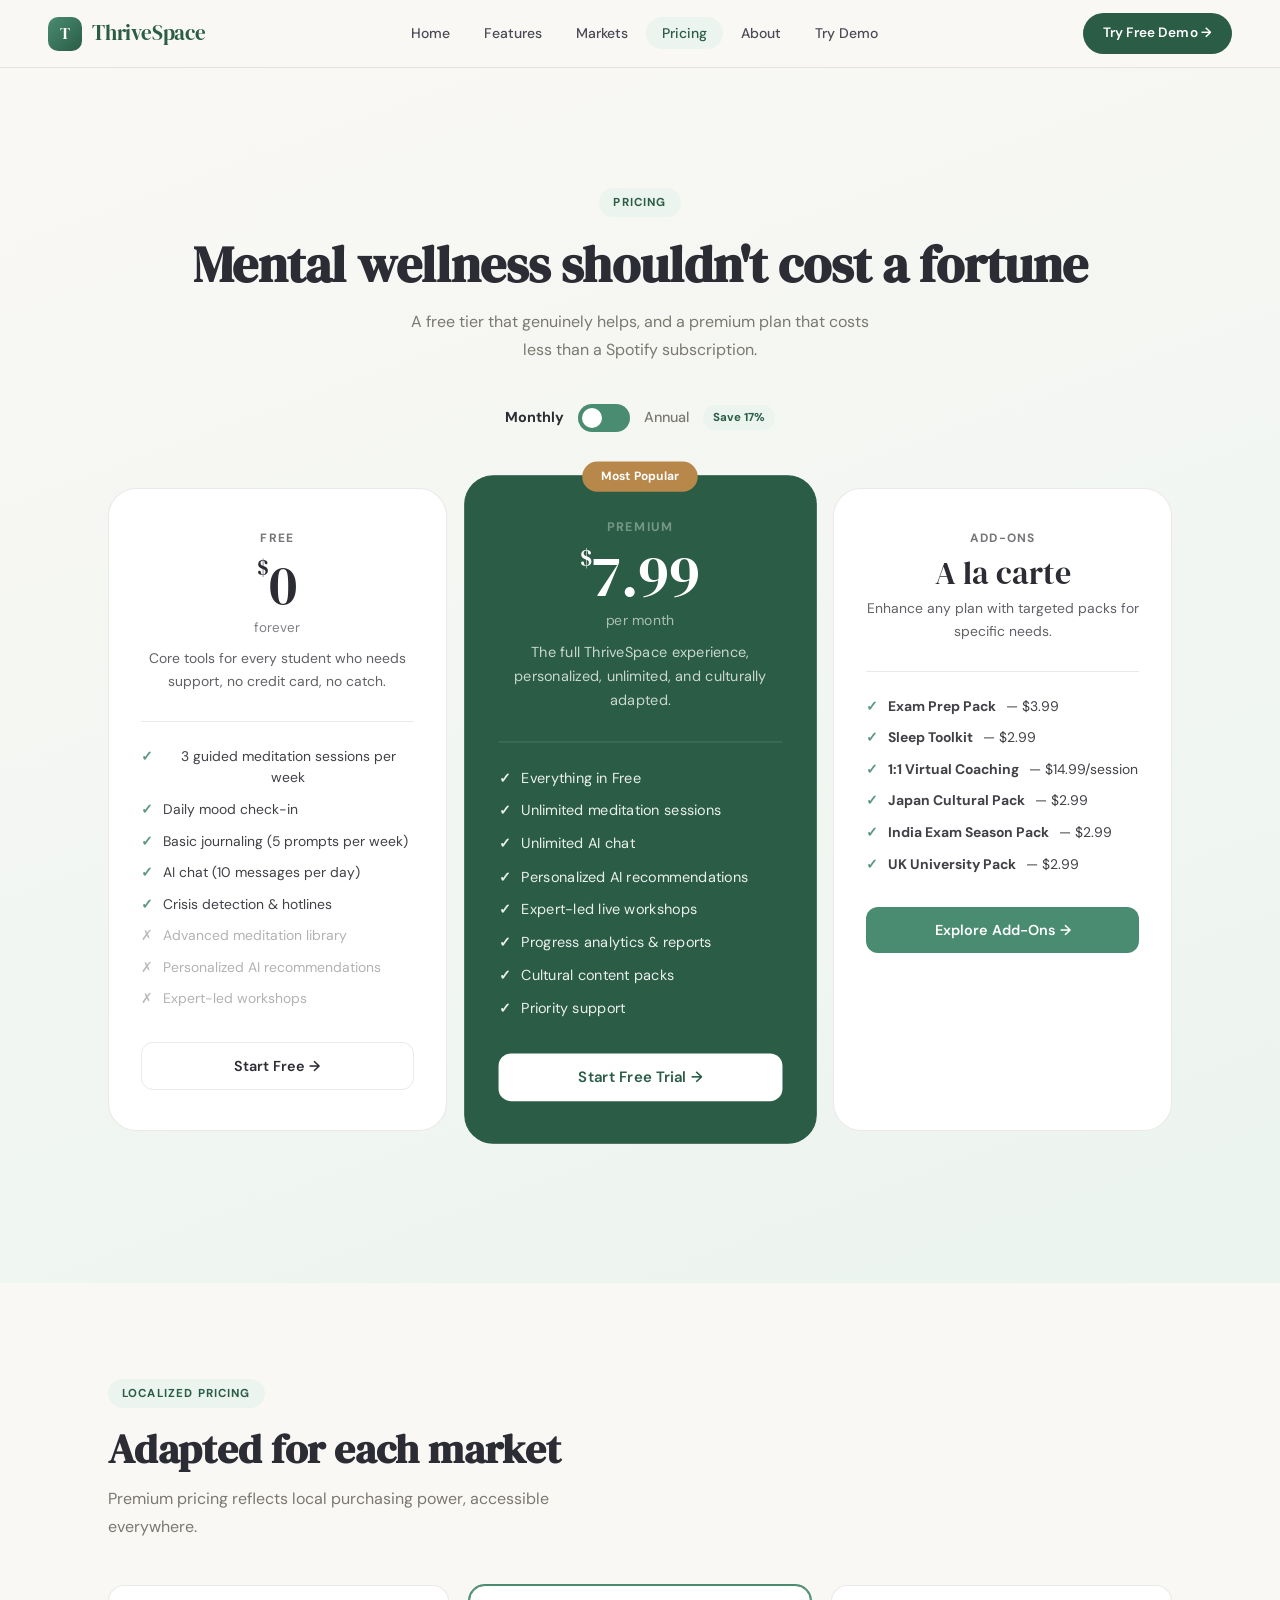
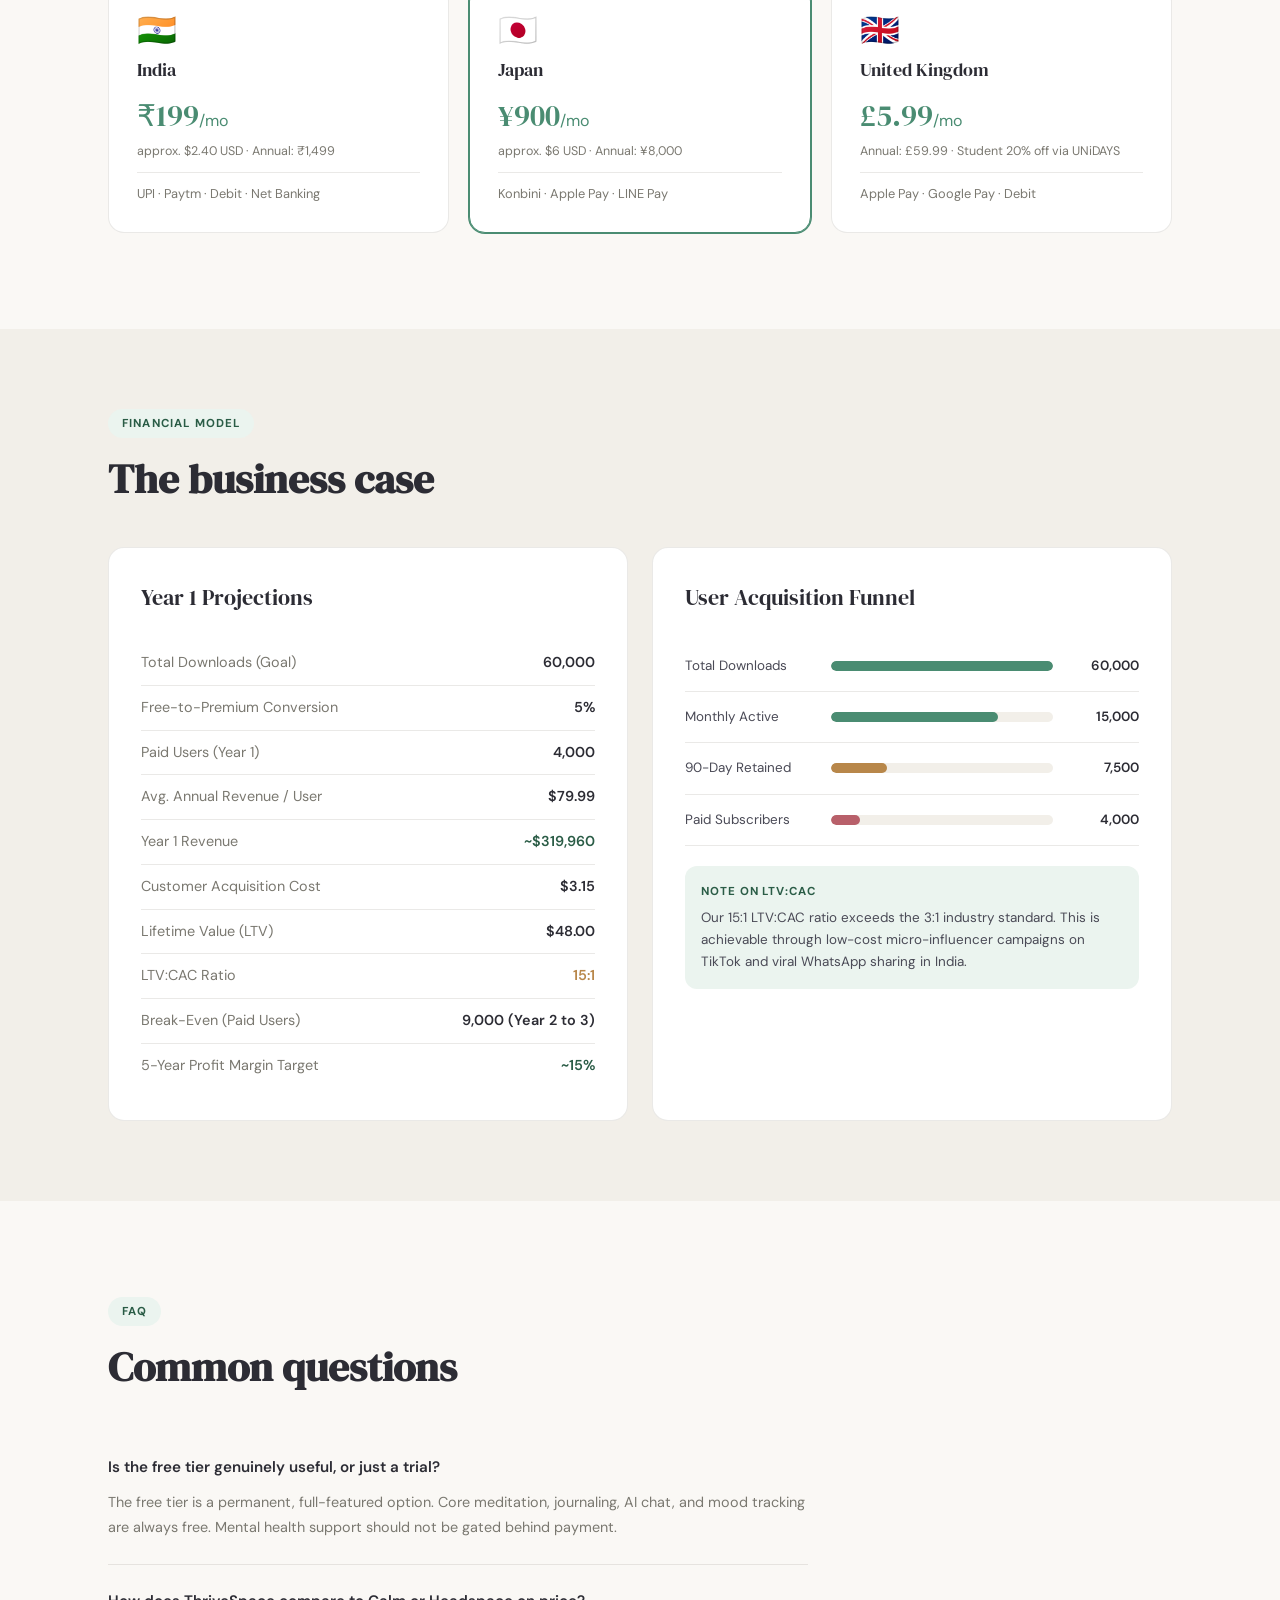
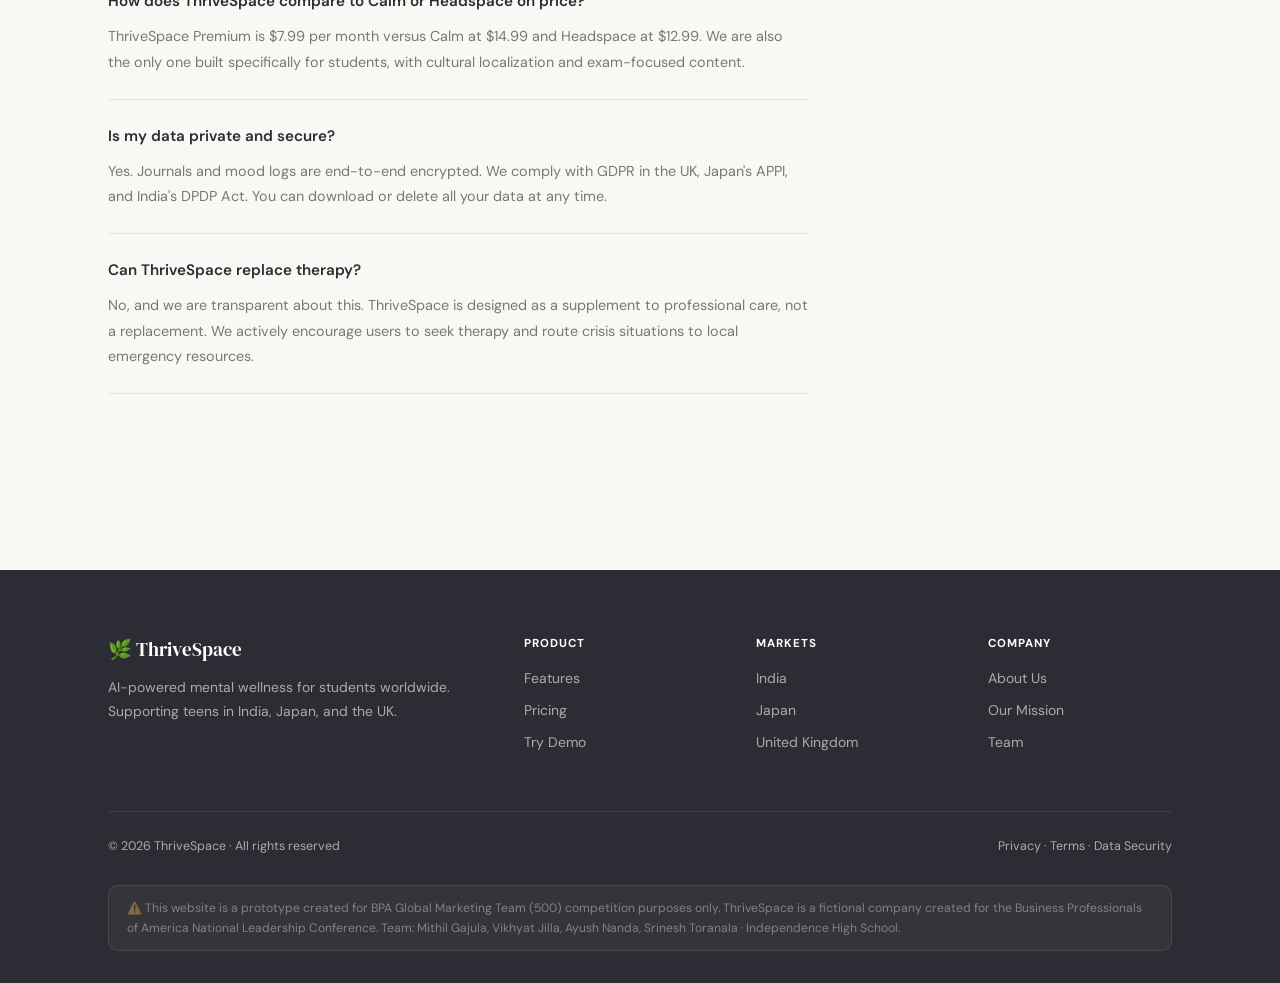
<file: pricing.html>
<!DOCTYPE html>
<html lang="en">
<head>
  <meta charset="UTF-8" />
  <meta name="viewport" content="width=device-width, initial-scale=1.0" />
  <title>Pricing - ThriveSpace</title>
  <link rel="stylesheet" href="styles.css" />
  <style>
    .pricing-hero {
      background: linear-gradient(160deg, var(--cream) 0%, var(--green-pale) 100%);
      padding: 120px 0 80px; text-align: center;
    }
    .pricing-hero h1 { font-size: clamp(2.2rem, 4vw, 3.2rem); margin-bottom: 14px; }
    .pricing-hero p { font-size: 1rem; color: var(--muted); max-width: 480px; margin: 0 auto; line-height: 1.75; }

    .toggle-wrap {
      display: flex; align-items: center; justify-content: center; gap: 14px;
      margin: 40px 0 56px; font-size: 0.9rem; font-weight: 500;
    }
    .toggle {
      width: 52px; height: 28px; background: var(--green);
      border-radius: 100px; cursor: pointer; position: relative; transition: background 0.2s;
    }
    .toggle::after {
      content: ''; position: absolute; top: 4px; left: 4px;
      width: 20px; height: 20px; background: white;
      border-radius: 50%; transition: transform 0.2s;
    }
    .toggle.monthly::after { transform: translateX(0); }
    .toggle.annual::after { transform: translateX(24px); }
    .save-badge {
      background: var(--green-pale); color: var(--green-dark);
      font-size: 0.72rem; font-weight: 700; padding: 3px 10px; border-radius: 100px;
    }

    .pricing-grid {
      display: grid; grid-template-columns: repeat(3, 1fr);
      gap: 24px; margin-bottom: 72px;
    }
    .pricing-card {
      background: white; border-radius: var(--r-lg);
      border: 1px solid var(--border-warm); padding: 40px 32px;
      position: relative; transition: transform 0.3s, box-shadow 0.3s;
    }
    .pricing-card:hover { transform: translateY(-4px); box-shadow: var(--shadow-md); }
    .pricing-card.featured {
      background: var(--green-dark); color: white;
      border-color: var(--green-dark); transform: scale(1.04);
    }
    .pricing-card.featured:hover { transform: scale(1.04) translateY(-4px); }
    .popular-tag {
      position: absolute; top: -14px; left: 50%; transform: translateX(-50%);
      background: var(--gold); color: white;
      padding: 5px 18px; border-radius: 100px;
      font-size: 0.72rem; font-weight: 700; white-space: nowrap;
    }
    .plan-name {
      font-size: 0.75rem; font-weight: 700; text-transform: uppercase;
      letter-spacing: 0.1em; margin-bottom: 8px; opacity: 0.65;
    }
    .plan-price {
      font-family: 'DM Serif Display', serif; font-size: 3.5rem;
      line-height: 1; margin-bottom: 4px;
    }
    .plan-price sup { font-size: 1.4rem; vertical-align: top; margin-top: 12px; }
    .plan-period { font-size: 0.84rem; opacity: 0.6; margin-bottom: 8px; }
    .plan-desc { font-size: 0.87rem; opacity: 0.75; margin-bottom: 28px; line-height: 1.65; }
    .plan-divider { height: 1px; background: rgba(255,255,255,0.15); margin-bottom: 24px; }
    .plan-divider-dark { height: 1px; background: var(--border-warm); margin-bottom: 24px; }
    .plan-features { list-style: none; margin-bottom: 32px; }
    .plan-features li {
      display: flex; align-items: flex-start; gap: 10px;
      font-size: 0.87rem; margin-bottom: 10px; opacity: 0.9; line-height: 1.55;
    }
    .chk { color: var(--green); flex-shrink: 0; font-weight: 700; }
    .chk-w { color: white; flex-shrink: 0; font-weight: 700; }
    .dim { opacity: 0.35; }
    .btn-plan {
      width: 100%; text-align: center; padding: 14px;
      border-radius: 12px; font-weight: 600; font-size: 0.9rem;
      cursor: pointer; border: none; transition: all 0.2s;
      font-family: 'DM Sans', sans-serif;
    }
    .btn-plan-outline {
      background: transparent; border: 1.5px solid var(--border-warm); color: var(--charcoal);
    }
    .btn-plan-outline:hover { border-color: var(--green); color: var(--green-dark); }
    .btn-plan-white { background: white; color: var(--green-dark); }
    .btn-plan-white:hover { background: var(--cream); }
    .btn-plan-green { background: var(--green); color: white; }
    .btn-plan-green:hover { background: var(--green-dark); }

    /* LOCALIZED PRICING */
    .locale-pricing { display: grid; grid-template-columns: repeat(3,1fr); gap: 20px; }
    .locale-price-card {
      background: white; border-radius: var(--r);
      border: 1px solid var(--border-warm); padding: 28px;
      transition: transform 0.2s, box-shadow 0.2s;
    }
    .locale-price-card:hover { transform: translateY(-3px); box-shadow: var(--shadow-md); }
    .locale-price-card.featured { border-color: var(--green); box-shadow: 0 0 0 1px var(--green); }
    .lp-flag { font-size: 2rem; margin-bottom: 10px; line-height: 1; }
    .lp-country { font-family: 'DM Serif Display', serif; font-size: 1.1rem; margin-bottom: 6px; }
    .lp-price { font-family: 'DM Serif Display', serif; font-size: 1.9rem; color: var(--green); }
    .lp-note { font-size: 0.78rem; color: var(--muted); margin-bottom: 10px; }
    .lp-payments { font-size: 0.8rem; color: var(--muted); padding-top: 10px; border-top: 1px solid var(--border-warm); }

    /* FINANCIAL */
    .finance-section { background: var(--cream-2); padding: 80px 0; }
    .finance-card {
      background: white; border-radius: var(--r);
      border: 1px solid var(--border-warm); padding: 32px;
    }
    .finance-title { font-family: 'DM Serif Display', serif; font-size: 1.4rem; margin-bottom: 24px; }
    .finance-row {
      display: flex; justify-content: space-between; align-items: center;
      padding: 10px 0; border-bottom: 1px solid var(--border-warm); font-size: 0.9rem;
    }
    .finance-row:last-child { border-bottom: none; }
    .finance-row .lbl { color: var(--muted); }
    .finance-row .val { font-weight: 600; }
    .finance-row .val-green { font-weight: 600; color: var(--green-dark); }
    .finance-row .val-gold { font-weight: 600; color: var(--gold); }

    .funnel-step {
      display: flex; align-items: center; gap: 16px;
      padding: 14px 0; border-bottom: 1px solid var(--border-warm);
    }
    .funnel-step:last-child { border-bottom: none; }
    .funnel-bar-wrap { flex: 1; height: 10px; background: var(--cream-2); border-radius: 100px; overflow: hidden; }
    .funnel-bar { height: 100%; border-radius: 100px; background: var(--green); }
    .funnel-label { font-size: 0.84rem; color: var(--charcoal-mid); width: 130px; flex-shrink: 0; }
    .funnel-num { font-size: 0.84rem; font-weight: 600; width: 70px; text-align: right; flex-shrink: 0; }

    /* FAQ */
    .faq-item { border-bottom: 1px solid var(--border-warm); padding: 24px 0; }
    .faq-q { font-weight: 600; font-size: 0.95rem; margin-bottom: 10px; }
    .faq-a { font-size: 0.9rem; color: var(--muted); line-height: 1.75; }
  </style>
</head>
<body>
<div class="page-wrap">
  <div id="nav-placeholder"></div>

  <!-- HERO -->
  <section class="pricing-hero">
    <div class="container">
      <div class="eyebrow">Pricing</div>
      <h1>Mental wellness shouldn't cost a fortune</h1>
      <p>A free tier that genuinely helps, and a premium plan that costs less than a Spotify subscription.</p>

      <div class="toggle-wrap">
        <span id="monthly-label" style="font-weight:700;color:var(--charcoal)">Monthly</span>
        <div class="toggle monthly" id="billing-toggle" onclick="toggleBilling()"></div>
        <span id="annual-label" style="color:var(--muted)">Annual</span>
        <span class="save-badge">Save 17%</span>
      </div>

      <div class="pricing-grid">
        <!-- FREE -->
        <div class="pricing-card">
          <div class="plan-name">Free</div>
          <div class="plan-price"><sup>$</sup>0</div>
          <div class="plan-period">forever</div>
          <div class="plan-desc">Core tools for every student who needs support, no credit card, no catch.</div>
          <div class="plan-divider-dark"></div>
          <ul class="plan-features">
            <li><span class="chk">&#10003;</span> 3 guided meditation sessions per week</li>
            <li><span class="chk">&#10003;</span> Daily mood check-in</li>
            <li><span class="chk">&#10003;</span> Basic journaling (5 prompts per week)</li>
            <li><span class="chk">&#10003;</span> AI chat (10 messages per day)</li>
            <li><span class="chk">&#10003;</span> Crisis detection &amp; hotlines</li>
            <li><span class="dim">&#10007;</span> <span style="opacity:0.4">Advanced meditation library</span></li>
            <li><span class="dim">&#10007;</span> <span style="opacity:0.4">Personalized AI recommendations</span></li>
            <li><span class="dim">&#10007;</span> <span style="opacity:0.4">Expert-led workshops</span></li>
          </ul>
          <button class="btn-plan btn-plan-outline" onclick="window.location='demo.html'">Start Free &rarr;</button>
        </div>

        <!-- PREMIUM -->
        <div class="pricing-card featured">
          <div class="popular-tag">Most Popular</div>
          <div class="plan-name" style="color:rgba(255,255,255,0.55)">Premium</div>
          <div class="plan-price" id="premium-price"><sup>$</sup>7.99</div>
          <div class="plan-period" id="premium-period">per month</div>
          <div class="plan-desc">The full ThriveSpace experience, personalized, unlimited, and culturally adapted.</div>
          <div class="plan-divider"></div>
          <ul class="plan-features">
            <li><span class="chk-w">&#10003;</span> Everything in Free</li>
            <li><span class="chk-w">&#10003;</span> Unlimited meditation sessions</li>
            <li><span class="chk-w">&#10003;</span> Unlimited AI chat</li>
            <li><span class="chk-w">&#10003;</span> Personalized AI recommendations</li>
            <li><span class="chk-w">&#10003;</span> Expert-led live workshops</li>
            <li><span class="chk-w">&#10003;</span> Progress analytics &amp; reports</li>
            <li><span class="chk-w">&#10003;</span> Cultural content packs</li>
            <li><span class="chk-w">&#10003;</span> Priority support</li>
          </ul>
          <button class="btn-plan btn-plan-white" onclick="window.location='demo.html'">Start Free Trial &rarr;</button>
        </div>

        <!-- ADD-ONS -->
        <div class="pricing-card">
          <div class="plan-name">Add-Ons</div>
          <div class="plan-price" style="font-size:2rem;margin-bottom:8px;">A la carte</div>
          <div class="plan-desc">Enhance any plan with targeted packs for specific needs.</div>
          <div class="plan-divider-dark"></div>
          <ul class="plan-features">
            <li><span class="chk">&#10003;</span> <strong>Exam Prep Pack</strong> &mdash; $3.99</li>
            <li><span class="chk">&#10003;</span> <strong>Sleep Toolkit</strong> &mdash; $2.99</li>
            <li><span class="chk">&#10003;</span> <strong>1:1 Virtual Coaching</strong> &mdash; $14.99/session</li>
            <li><span class="chk">&#10003;</span> <strong>Japan Cultural Pack</strong> &mdash; $2.99</li>
            <li><span class="chk">&#10003;</span> <strong>India Exam Season Pack</strong> &mdash; $2.99</li>
            <li><span class="chk">&#10003;</span> <strong>UK University Pack</strong> &mdash; $2.99</li>
          </ul>
          <button class="btn-plan btn-plan-green" onclick="window.location='demo.html'">Explore Add-Ons &rarr;</button>
        </div>
      </div>
    </div>
  </section>

  <!-- LOCALIZED PRICING -->
  <section class="section">
    <div class="container">
      <div class="eyebrow">Localized Pricing</div>
      <h2 class="section-title" style="margin-bottom:12px;">Adapted for each market</h2>
      <p class="section-sub" style="margin-bottom:44px;">Premium pricing reflects local purchasing power, accessible everywhere.</p>
      <div class="locale-pricing">
        <div class="locale-price-card">
          <div class="lp-flag">&#127470;&#127475;</div>
          <div class="lp-country">India</div>
          <div class="lp-price">&#8377;199<span style="font-size:1rem;font-family:'DM Sans',sans-serif;">/mo</span></div>
          <div class="lp-note">approx. $2.40 USD &middot; Annual: &#8377;1,499</div>
          <div class="lp-payments">UPI &middot; Paytm &middot; Debit &middot; Net Banking</div>
        </div>
        <div class="locale-price-card featured">
          <div class="lp-flag">&#127471;&#127477;</div>
          <div class="lp-country">Japan</div>
          <div class="lp-price">&yen;900<span style="font-size:1rem;font-family:'DM Sans',sans-serif;">/mo</span></div>
          <div class="lp-note">approx. $6 USD &middot; Annual: &yen;8,000</div>
          <div class="lp-payments">Konbini &middot; Apple Pay &middot; LINE Pay</div>
        </div>
        <div class="locale-price-card">
          <div class="lp-flag">&#127468;&#127463;</div>
          <div class="lp-country">United Kingdom</div>
          <div class="lp-price">&pound;5.99<span style="font-size:1rem;font-family:'DM Sans',sans-serif;">/mo</span></div>
          <div class="lp-note">Annual: &pound;59.99 &middot; Student 20% off via UNiDAYS</div>
          <div class="lp-payments">Apple Pay &middot; Google Pay &middot; Debit</div>
        </div>
      </div>
    </div>
  </section>

  <!-- FINANCIAL ANALYSIS -->
  <section class="finance-section">
    <div class="container">
      <div class="eyebrow">Financial Model</div>
      <h2 class="section-title" style="margin-bottom:44px;">The business case</h2>
      <div class="g2">
        <div class="finance-card">
          <div class="finance-title">Year 1 Projections</div>
          <div class="finance-row"><span class="lbl">Total Downloads (Goal)</span><span class="val">60,000</span></div>
          <div class="finance-row"><span class="lbl">Free-to-Premium Conversion</span><span class="val">5%</span></div>
          <div class="finance-row"><span class="lbl">Paid Users (Year 1)</span><span class="val">4,000</span></div>
          <div class="finance-row"><span class="lbl">Avg. Annual Revenue / User</span><span class="val">$79.99</span></div>
          <div class="finance-row"><span class="lbl">Year 1 Revenue</span><span class="val-green">~$319,960</span></div>
          <div class="finance-row"><span class="lbl">Customer Acquisition Cost</span><span class="val">$3.15</span></div>
          <div class="finance-row"><span class="lbl">Lifetime Value (LTV)</span><span class="val">$48.00</span></div>
          <div class="finance-row"><span class="lbl">LTV:CAC Ratio</span><span class="val-gold">15:1</span></div>
          <div class="finance-row"><span class="lbl">Break-Even (Paid Users)</span><span class="val">9,000 (Year 2 to 3)</span></div>
          <div class="finance-row"><span class="lbl">5-Year Profit Margin Target</span><span class="val-green">~15%</span></div>
        </div>
        <div class="finance-card">
          <div class="finance-title">User Acquisition Funnel</div>
          <div class="funnel-step">
            <div class="funnel-label">Total Downloads</div>
            <div class="funnel-bar-wrap"><div class="funnel-bar" style="width:100%"></div></div>
            <div class="funnel-num">60,000</div>
          </div>
          <div class="funnel-step">
            <div class="funnel-label">Monthly Active</div>
            <div class="funnel-bar-wrap"><div class="funnel-bar" style="width:75%"></div></div>
            <div class="funnel-num">15,000</div>
          </div>
          <div class="funnel-step">
            <div class="funnel-label">90-Day Retained</div>
            <div class="funnel-bar-wrap"><div class="funnel-bar" style="width:25%;background:var(--gold)"></div></div>
            <div class="funnel-num">7,500</div>
          </div>
          <div class="funnel-step">
            <div class="funnel-label">Paid Subscribers</div>
            <div class="funnel-bar-wrap"><div class="funnel-bar" style="width:13%;background:var(--rose)"></div></div>
            <div class="funnel-num">4,000</div>
          </div>
          <div style="background:var(--green-pale);border-radius:12px;padding:16px;margin-top:20px;">
            <div style="font-size:0.72rem;color:var(--green-dark);font-weight:700;text-transform:uppercase;letter-spacing:0.08em;margin-bottom:6px;">Note on LTV:CAC</div>
            <div style="font-size:0.84rem;color:var(--charcoal-mid);line-height:1.65;">Our 15:1 LTV:CAC ratio exceeds the 3:1 industry standard. This is achievable through low-cost micro-influencer campaigns on TikTok and viral WhatsApp sharing in India.</div>
          </div>
        </div>
      </div>
    </div>
  </section>

  <!-- FAQ -->
  <section class="section">
    <div class="container">
      <div class="eyebrow">FAQ</div>
      <h2 class="section-title" style="margin-bottom:40px;">Common questions</h2>
      <div style="max-width:700px;">
        <div class="faq-item">
          <div class="faq-q">Is the free tier genuinely useful, or just a trial?</div>
          <div class="faq-a">The free tier is a permanent, full-featured option. Core meditation, journaling, AI chat, and mood tracking are always free. Mental health support should not be gated behind payment.</div>
        </div>
        <div class="faq-item">
          <div class="faq-q">How does ThriveSpace compare to Calm or Headspace on price?</div>
          <div class="faq-a">ThriveSpace Premium is $7.99 per month versus Calm at $14.99 and Headspace at $12.99. We are also the only one built specifically for students, with cultural localization and exam-focused content.</div>
        </div>
        <div class="faq-item">
          <div class="faq-q">Is my data private and secure?</div>
          <div class="faq-a">Yes. Journals and mood logs are end-to-end encrypted. We comply with GDPR in the UK, Japan's APPI, and India's DPDP Act. You can download or delete all your data at any time.</div>
        </div>
        <div class="faq-item">
          <div class="faq-q">Can ThriveSpace replace therapy?</div>
          <div class="faq-a">No, and we are transparent about this. ThriveSpace is designed as a supplement to professional care, not a replacement. We actively encourage users to seek therapy and route crisis situations to local emergency resources.</div>
        </div>
      </div>
    </div>
  </section>

  <div id="footer-placeholder"></div>
</div>
<script src="nav.js"></script>
<script>
  injectNav('Pricing'); injectFooter();
  let isAnnual = false;
  function toggleBilling() {
    isAnnual = !isAnnual;
    const toggle = document.getElementById('billing-toggle');
    toggle.classList.toggle('annual', isAnnual);
    toggle.classList.toggle('monthly', !isAnnual);
    document.getElementById('monthly-label').style.fontWeight = isAnnual ? '' : '700';
    document.getElementById('monthly-label').style.color = isAnnual ? 'var(--muted)' : 'var(--charcoal)';
    document.getElementById('annual-label').style.fontWeight = isAnnual ? '700' : '';
    document.getElementById('annual-label').style.color = isAnnual ? 'var(--charcoal)' : 'var(--muted)';
    document.getElementById('premium-price').innerHTML = isAnnual ? '<sup>$</sup>79<span style="font-size:1.5rem">.99</span>' : '<sup>$</sup>7.99';
    document.getElementById('premium-period').textContent = isAnnual ? 'per year (save $15.89)' : 'per month';
  }
  document.getElementById('billing-toggle').classList.add('monthly');
</script>
</body>
</html>
</file>
<file: styles.css>
@import url('https://fonts.googleapis.com/css2?family=DM+Serif+Display:ital@0;1&family=DM+Sans:wght@300;400;500;600;700&display=swap');

:root {
  /* Warm, calming wellness palette — sage, warm stone, soft rose */
  --green: #4A8C72;
  --green-light: #6BAF94;
  --green-pale: #EBF4EF;
  --green-dark: #2A5C46;
  --sage: #7FA99A;
  --cream: #FAF8F5;
  --cream-2: #F2EFE9;
  --cream-3: #EDE8E0;
  --stone: #8C8478;
  --charcoal: #2C2C34;
  --charcoal-mid: #4A4A56;
  --muted: #7A7870;
  --white: #FFFFFF;
  --gold: #B8874A;
  --rose: #B8606A;
  --blue: #4A72A8;
  --lavender: #8B7FB5;
  --border: rgba(44,44,52,0.09);
  --border-warm: rgba(140,132,120,0.18);
  --shadow-sm: 0 2px 14px rgba(44,44,52,0.05);
  --shadow-md: 0 8px 36px rgba(44,44,52,0.09);
  --shadow-lg: 0 24px 72px rgba(44,44,52,0.13);
  --r: 16px;
  --r-lg: 28px;
}

*, *::before, *::after { box-sizing: border-box; margin: 0; padding: 0; }
html { scroll-behavior: smooth; }
body {
  font-family: 'DM Sans', sans-serif;
  background: var(--cream);
  color: var(--charcoal);
  line-height: 1.65;
  -webkit-font-smoothing: antialiased;
}
h1, h2, h3, h4 { font-family: 'DM Serif Display', serif; line-height: 1.15; }
a { color: inherit; text-decoration: none; }
img { max-width: 100%; display: block; }

/* NAV */
nav {
  position: fixed; top: 0; left: 0; right: 0; z-index: 200;
  display: flex; align-items: center; justify-content: space-between;
  padding: 0 48px; height: 68px;
  background: rgba(250,248,245,0.94);
  backdrop-filter: blur(20px);
  border-bottom: 1px solid var(--border-warm);
  transition: box-shadow 0.3s;
}
.nav-logo {
  display: flex; align-items: center; gap: 10px;
  font-family: 'DM Serif Display', serif;
  font-size: 1.3rem; color: var(--green-dark);
  letter-spacing: -0.2px;
}
.nav-logo-mark {
  width: 34px; height: 34px;
  background: linear-gradient(135deg, var(--green), var(--green-dark));
  border-radius: 10px; display: flex; align-items: center; justify-content: center;
  color: white; font-size: 1rem; font-family: 'DM Serif Display', serif;
}
.nav-links { display: flex; align-items: center; gap: 2px; list-style: none; }
.nav-links a {
  padding: 7px 16px; border-radius: 100px;
  font-size: 0.875rem; font-weight: 500; color: var(--charcoal-mid);
  transition: all 0.2s;
}
.nav-links a:hover, .nav-links a.active {
  background: var(--green-pale); color: var(--green-dark);
}
.nav-cta {
  background: var(--green-dark) !important;
  color: white !important;
  padding: 9px 22px; border-radius: 100px;
  font-weight: 600; font-size: 0.875rem;
  transition: all 0.2s !important;
  letter-spacing: 0.01em;
}
.nav-cta:hover { background: var(--green) !important; transform: translateY(-1px); box-shadow: var(--shadow-md); }

/* LAYOUT */
.page-wrap { padding-top: 68px; }
.container { max-width: 1160px; margin: 0 auto; padding: 0 48px; }
.section { padding: 96px 0; }
.section-sm { padding: 60px 0; }

/* TYPOGRAPHY */
.eyebrow {
  display: inline-flex; align-items: center; gap: 8px;
  background: var(--green-pale); color: var(--green-dark);
  padding: 5px 14px; border-radius: 100px;
  font-size: 0.72rem; font-weight: 700;
  letter-spacing: 0.1em; text-transform: uppercase;
  margin-bottom: 18px;
}
.section-title { font-size: clamp(1.9rem, 3.2vw, 2.7rem); margin-bottom: 14px; }
.section-sub { font-size: 1rem; color: var(--muted); max-width: 500px; line-height: 1.75; }

/* CARDS */
.card {
  background: var(--white); border-radius: var(--r);
  border: 1px solid var(--border-warm); box-shadow: var(--shadow-sm);
  transition: transform 0.3s, box-shadow 0.3s;
}
.card:hover { transform: translateY(-3px); box-shadow: var(--shadow-md); }
.card-pad { padding: 32px; }

/* GRIDS */
.g2 { display: grid; grid-template-columns: 1fr 1fr; gap: 24px; }
.g3 { display: grid; grid-template-columns: repeat(3, 1fr); gap: 24px; }
.g4 { display: grid; grid-template-columns: repeat(4, 1fr); gap: 20px; }

/* BUTTONS */
.btn {
  display: inline-flex; align-items: center; gap: 8px;
  padding: 13px 26px; border-radius: 100px;
  font-family: 'DM Sans', sans-serif;
  font-weight: 600; font-size: 0.9rem;
  cursor: pointer; border: none;
  transition: transform 0.2s, box-shadow 0.2s, background 0.2s;
  letter-spacing: 0.01em;
}
.btn:hover { transform: translateY(-2px); box-shadow: var(--shadow-md); }
.btn-primary { background: var(--green-dark); color: white; }
.btn-primary:hover { background: var(--green); }
.btn-dark { background: var(--charcoal); color: white; }
.btn-outline {
  background: transparent; color: var(--charcoal);
  border: 1.5px solid var(--border-warm);
}
.btn-outline:hover { border-color: var(--green); color: var(--green-dark); }
.btn-white { background: white; color: var(--charcoal); }

/* BADGES */
.badge {
  display: inline-flex; align-items: center;
  padding: 4px 12px; border-radius: 100px;
  font-size: 0.72rem; font-weight: 700; letter-spacing: 0.04em;
}
.badge-green { background: var(--green-pale); color: var(--green-dark); }
.badge-gold { background: #F8F0E3; color: var(--gold); }
.badge-rose { background: #F8EAEC; color: var(--rose); }
.badge-blue { background: #E8EFF8; color: var(--blue); }
.badge-lavender { background: #F0EDF8; color: var(--lavender); }

/* ICON BOXES */
.icon-box {
  width: 48px; height: 48px; border-radius: 14px;
  display: flex; align-items: center; justify-content: center;
  font-size: 1.3rem; margin-bottom: 18px;
}
.icon-green { background: var(--green-pale); }
.icon-gold { background: #F8F0E3; }
.icon-rose { background: #F8EAEC; }
.icon-blue { background: #E8EFF8; }
.icon-lavender { background: #F0EDF8; }

/* STAT */
.stat-num {
  font-family: 'DM Serif Display', serif;
  font-size: 2.8rem; color: var(--green);
  line-height: 1; margin-bottom: 6px;
}
.stat-label { font-size: 0.84rem; color: var(--muted); font-weight: 500; }

/* FOOTER */
footer {
  background: var(--charcoal); color: rgba(255,255,255,0.6);
  padding: 64px 0 32px; margin-top: 80px;
}
.footer-grid {
  display: grid; grid-template-columns: 2fr 1fr 1fr 1fr;
  gap: 48px; margin-bottom: 48px;
}
.footer-brand {
  font-family: 'DM Serif Display', serif;
  font-size: 1.2rem; color: white; margin-bottom: 10px;
}
.footer-desc { font-size: 0.87rem; line-height: 1.72; }
.footer-col h5 {
  font-family: 'DM Sans', sans-serif;
  font-size: 0.72rem; font-weight: 700;
  letter-spacing: 0.09em; text-transform: uppercase;
  color: white; margin-bottom: 14px;
}
.footer-col a {
  display: block; font-size: 0.875rem;
  margin-bottom: 9px; transition: color 0.2s;
}
.footer-col a:hover { color: var(--green-light); }
.footer-bottom {
  padding-top: 24px; border-top: 1px solid rgba(255,255,255,0.08);
  display: flex; justify-content: space-between; align-items: center;
  font-size: 0.78rem;
}
.footer-disclaimer {
  background: rgba(255,255,255,0.04); border: 1px solid rgba(255,255,255,0.1);
  border-radius: 10px; padding: 12px 18px;
  font-size: 0.76rem; color: rgba(255,255,255,0.38);
  margin-top: 28px; line-height: 1.65;
}

/* DIVIDER */
.divider { height: 1px; background: var(--border-warm); }

/* ANIMATIONS */
@keyframes fadeUp {
  from { opacity: 0; transform: translateY(22px); }
  to { opacity: 1; transform: translateY(0); }
}
@keyframes fadeIn { from { opacity: 0; } to { opacity: 1; } }
@keyframes float {
  0%, 100% { transform: translateY(0); }
  50% { transform: translateY(-10px); }
}

.fade-up { animation: fadeUp 0.7s ease both; }
.fade-up-2 { animation: fadeUp 0.7s 0.12s ease both; }
.fade-up-3 { animation: fadeUp 0.7s 0.24s ease both; }
.fade-up-4 { animation: fadeUp 0.7s 0.36s ease both; }
.fade-in { animation: fadeIn 0.7s ease both; }
.float { animation: float 5s ease-in-out infinite; }

/* RESPONSIVE */
@media (max-width: 900px) {
  nav { padding: 0 20px; }
  .nav-links { display: none; }
  .container { padding: 0 20px; }
  .g2, .g3, .g4 { grid-template-columns: 1fr; }
  .footer-grid { grid-template-columns: 1fr 1fr; gap: 28px; }
}
@media (max-width: 600px) {
  .footer-grid { grid-template-columns: 1fr; }
  .footer-bottom { flex-direction: column; gap: 8px; text-align: center; }
}
</file>
